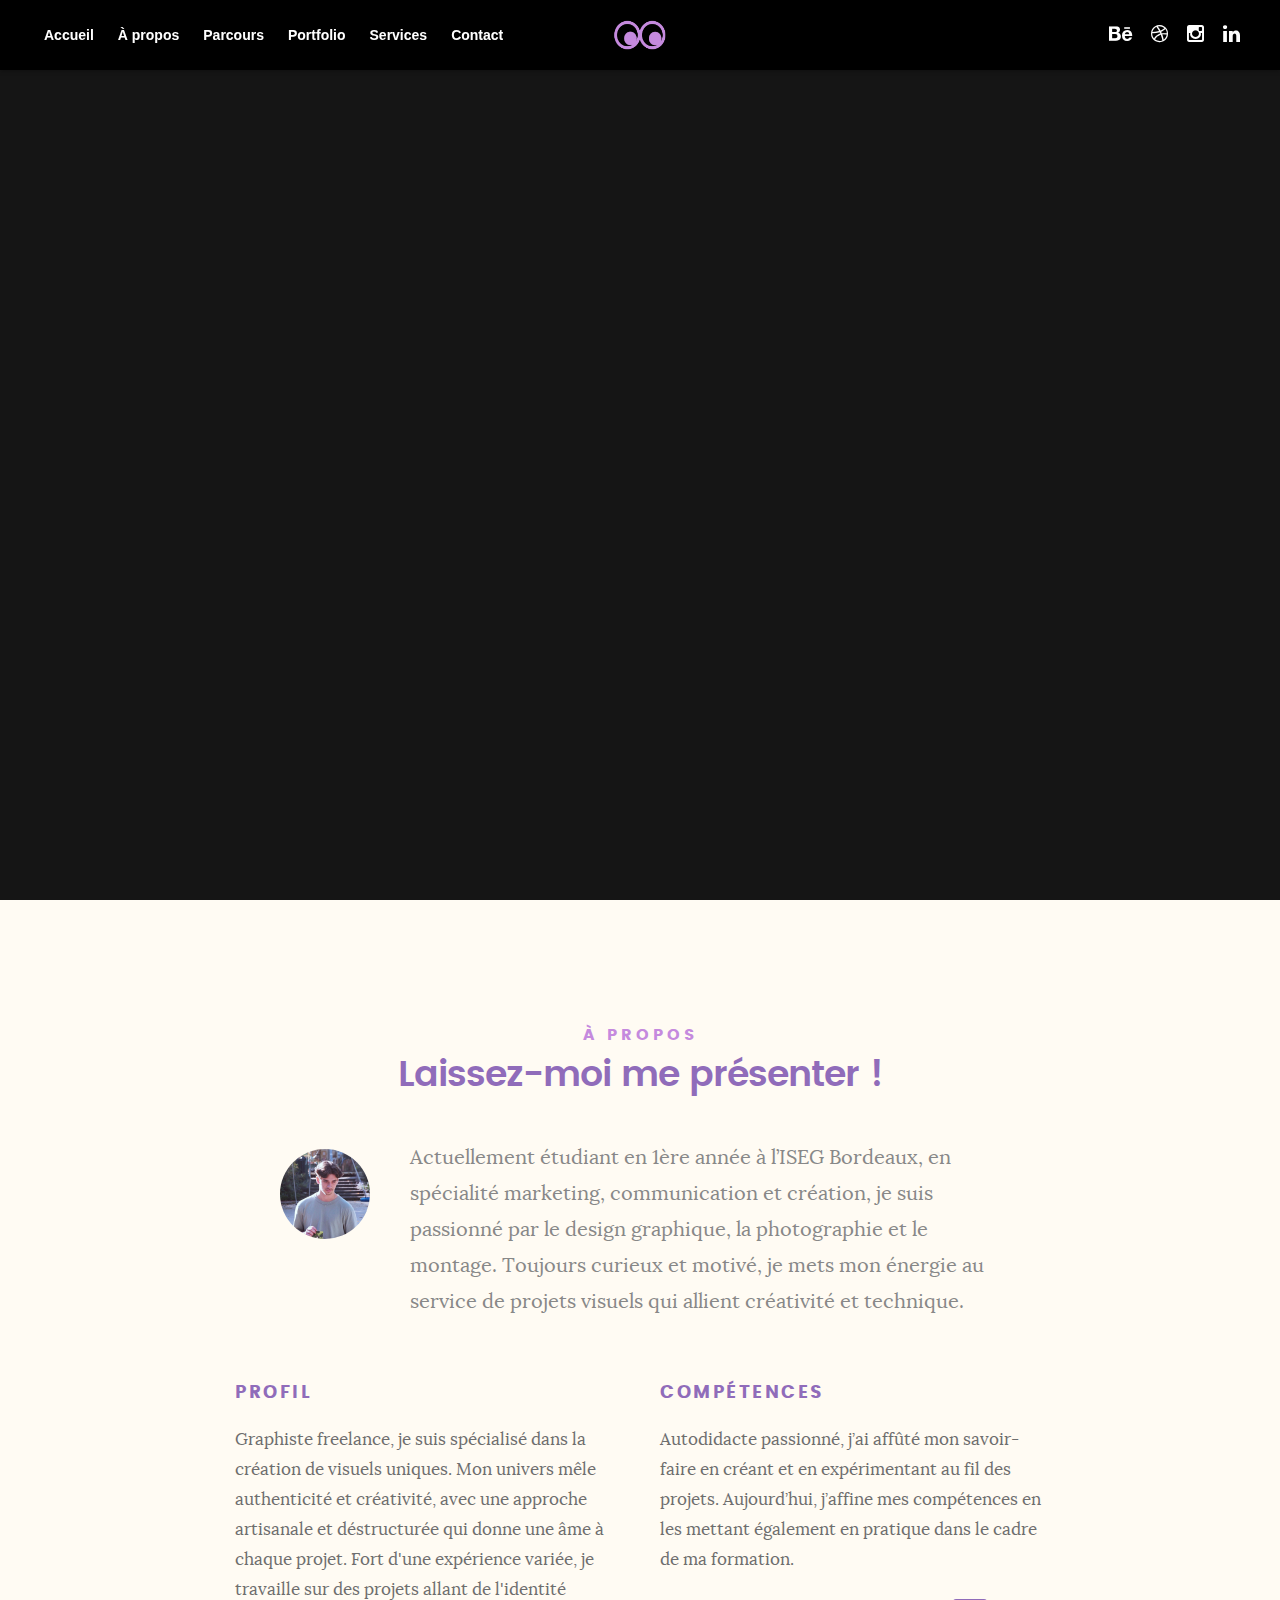
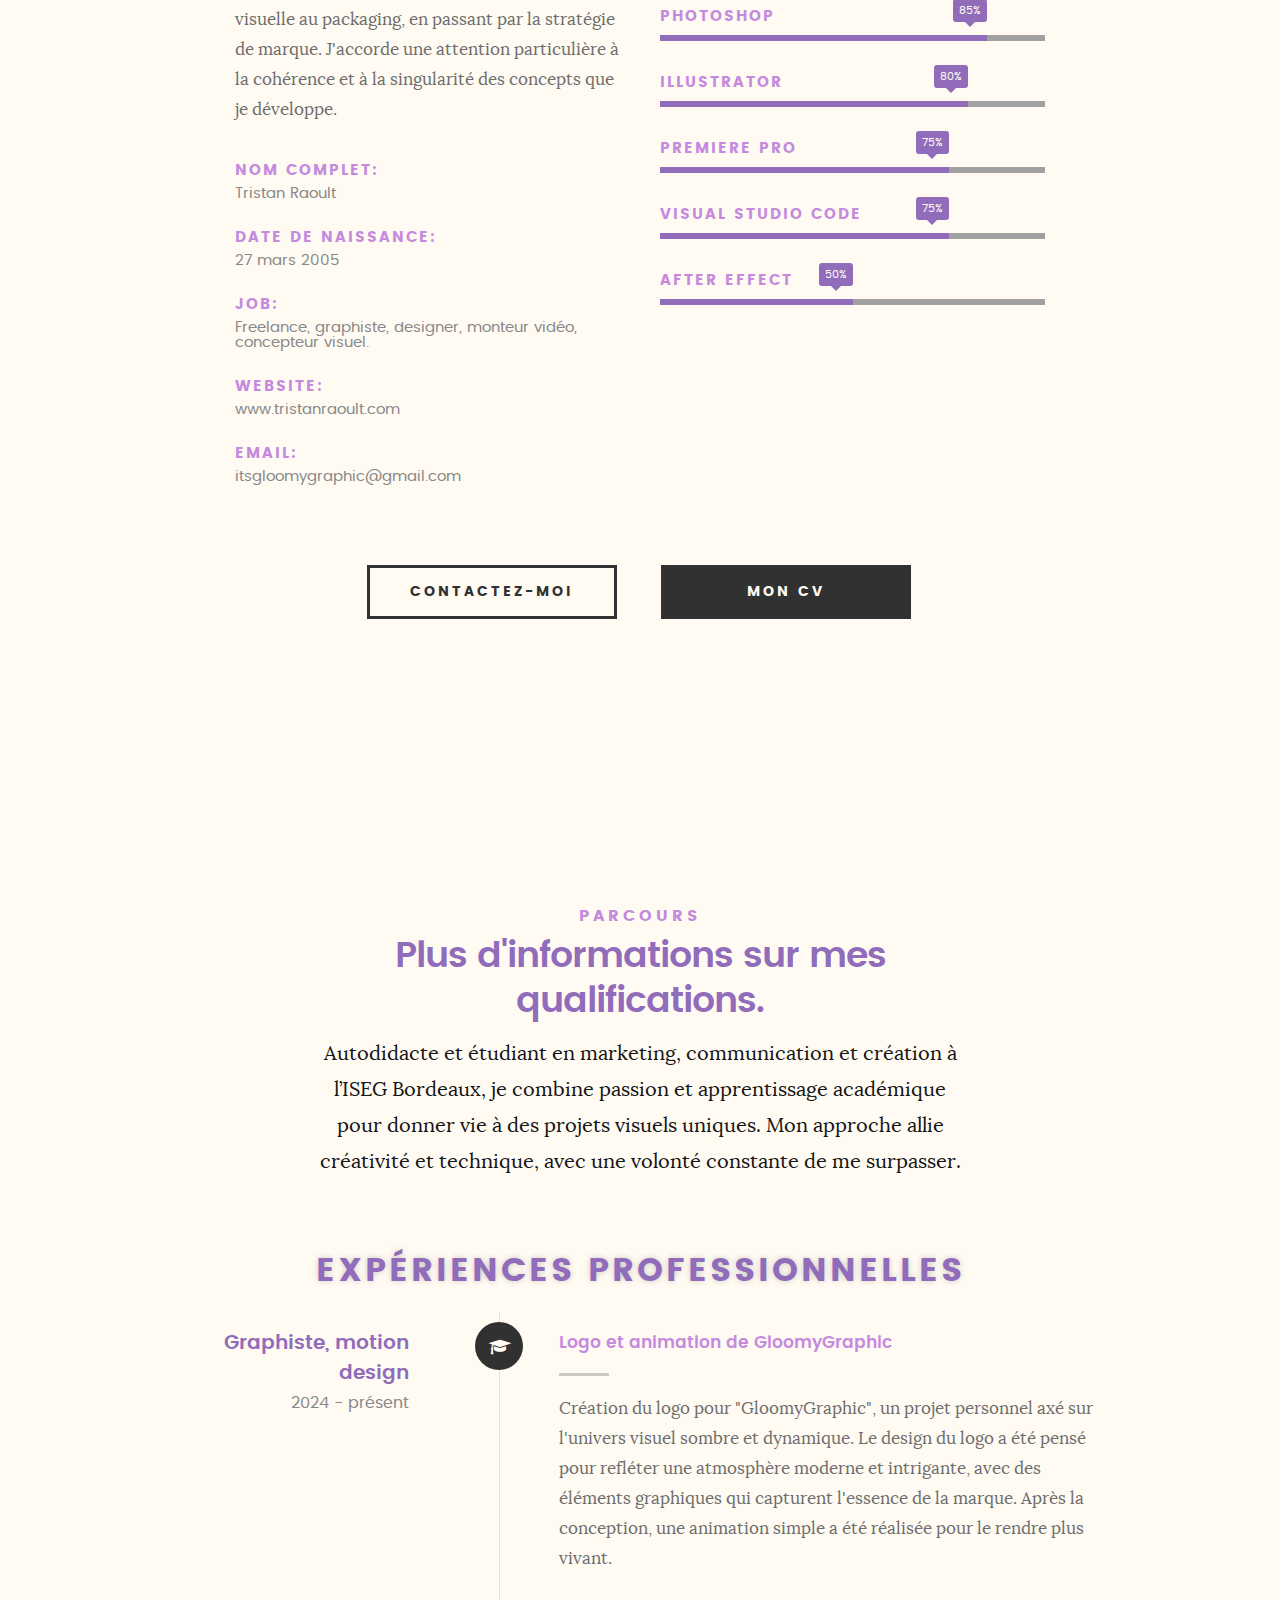
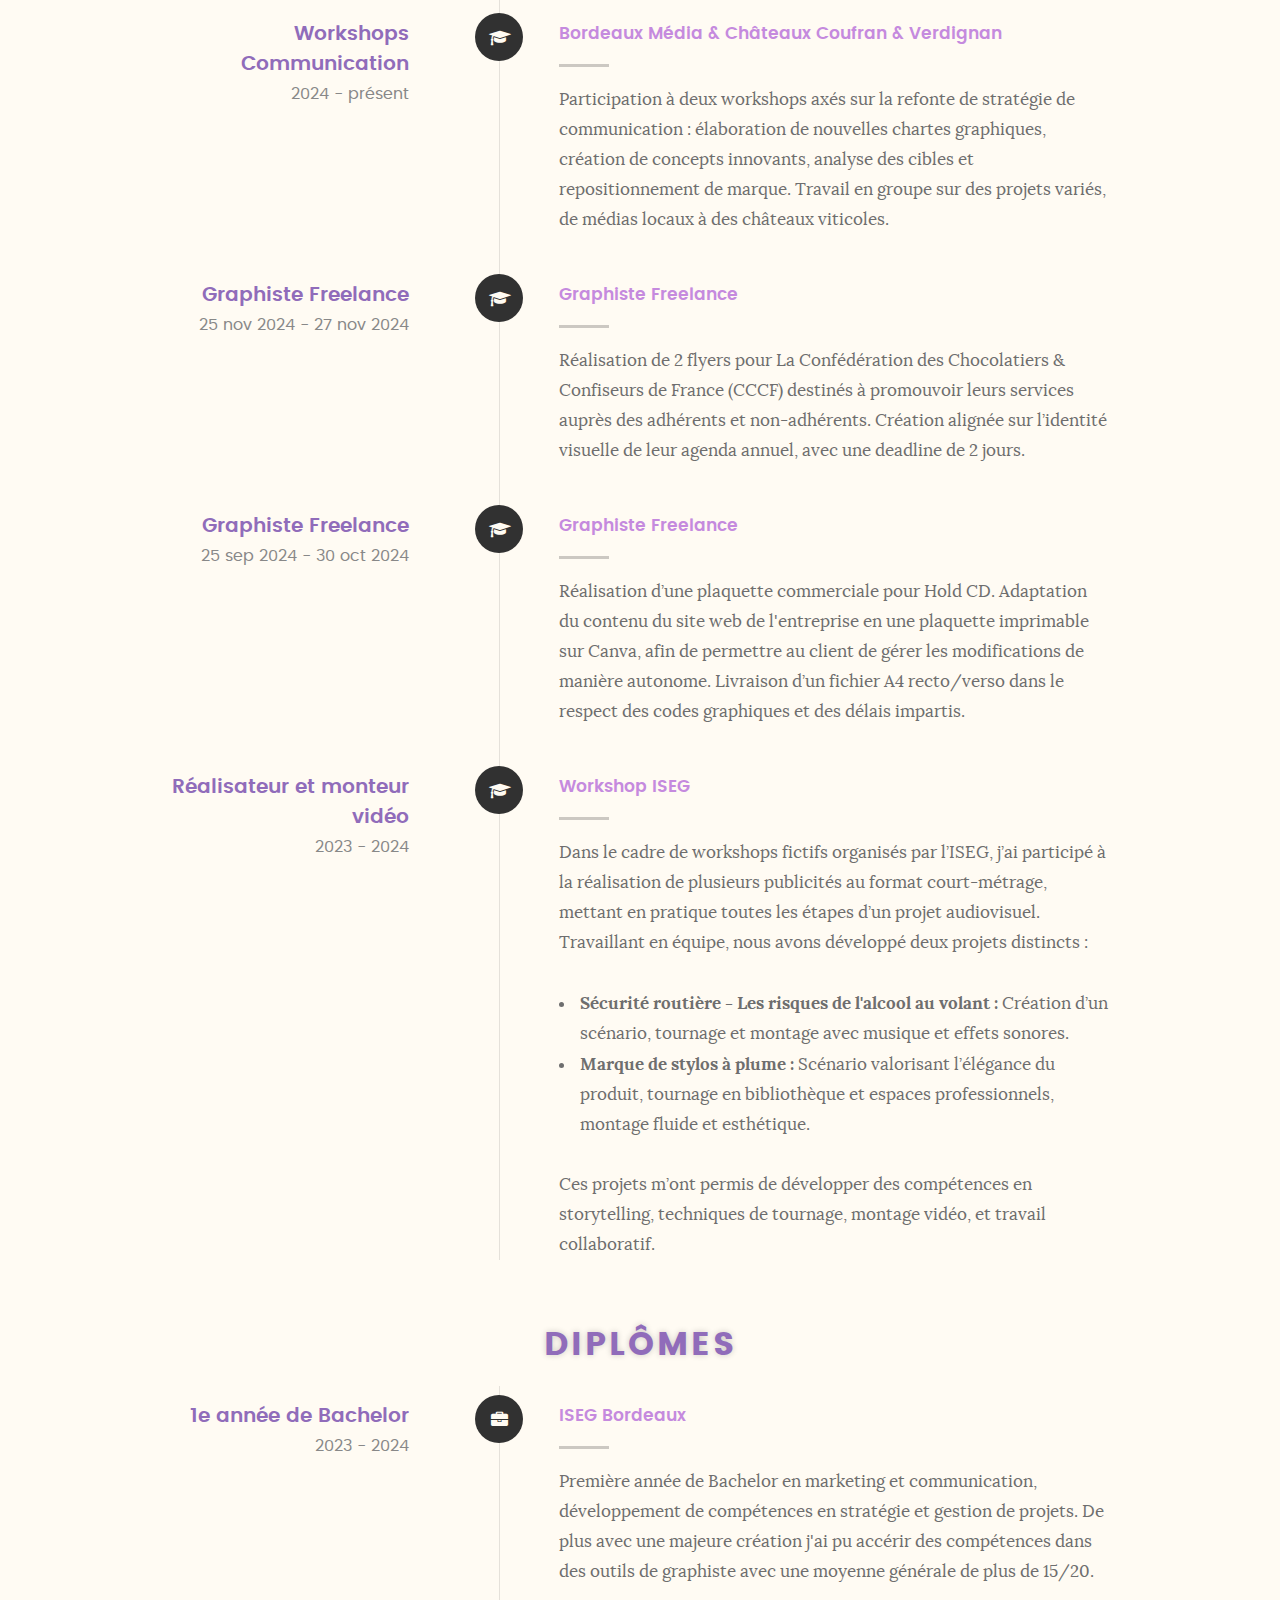
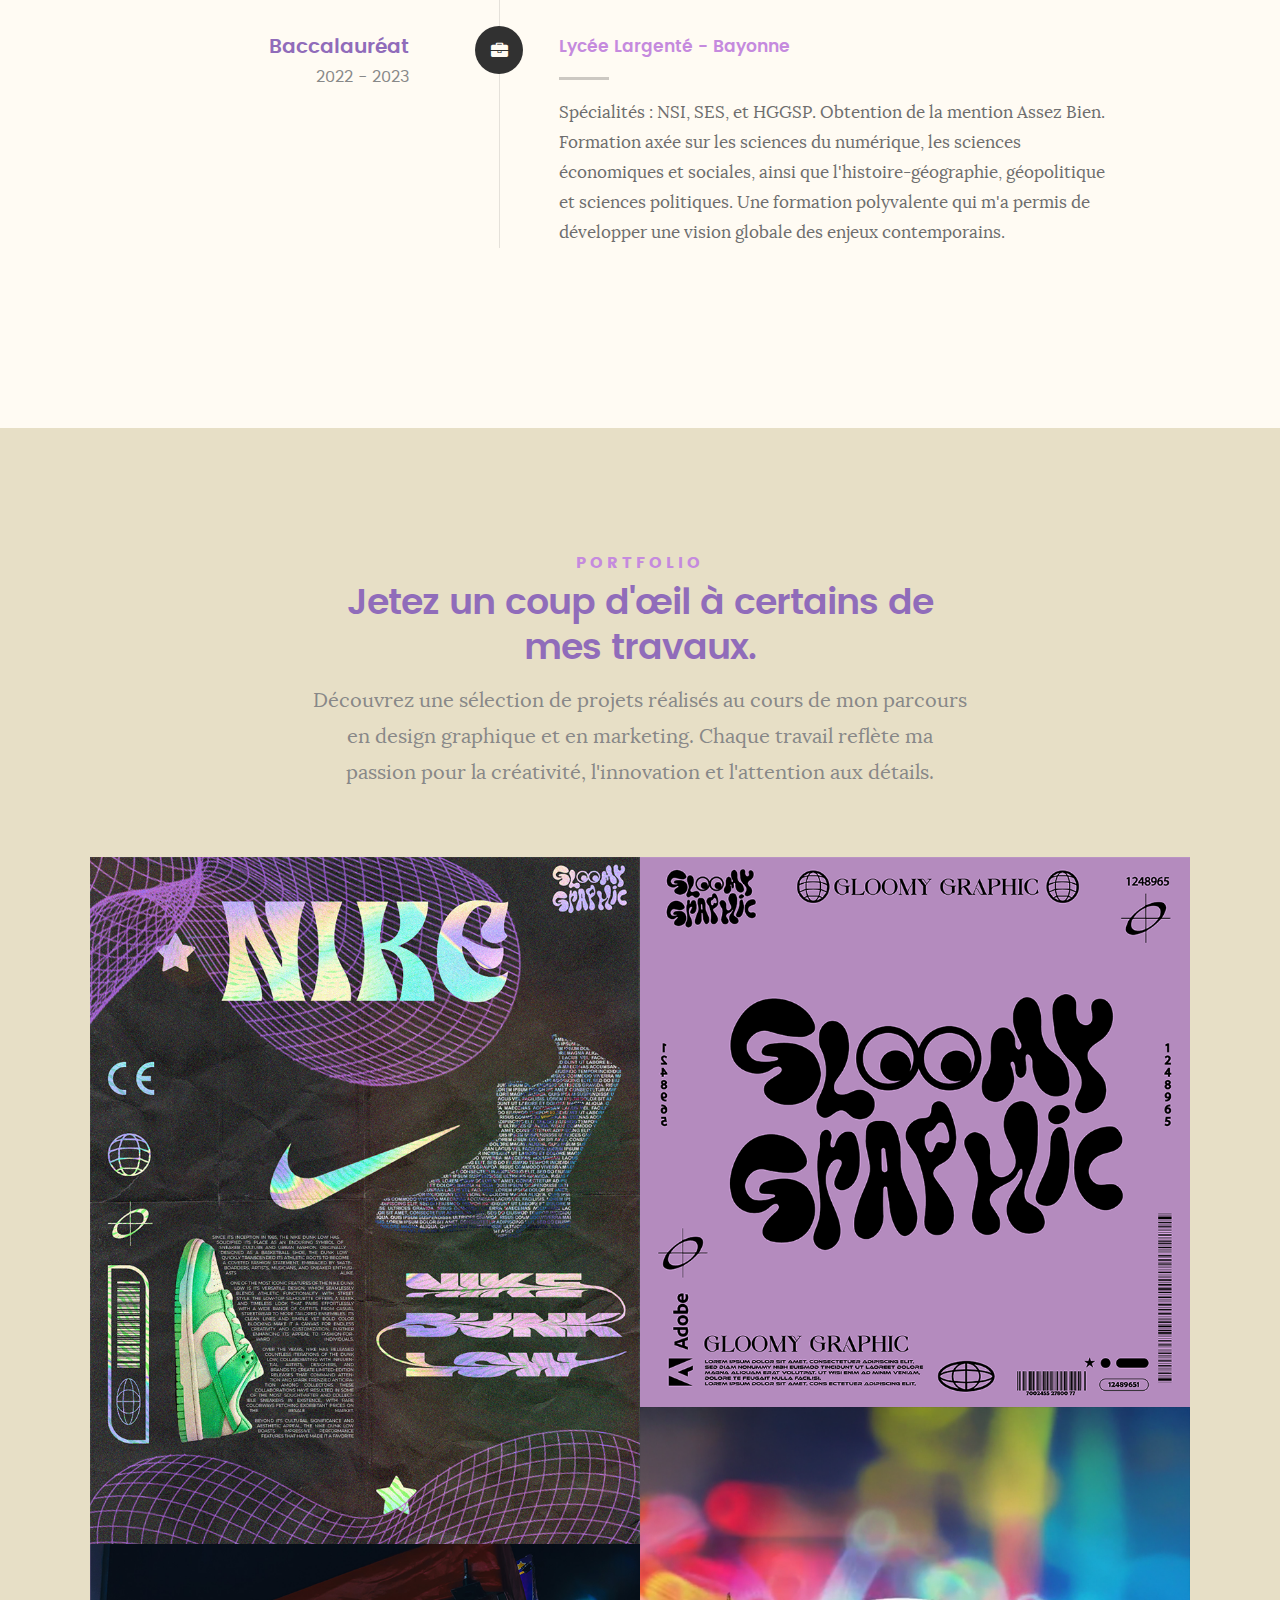
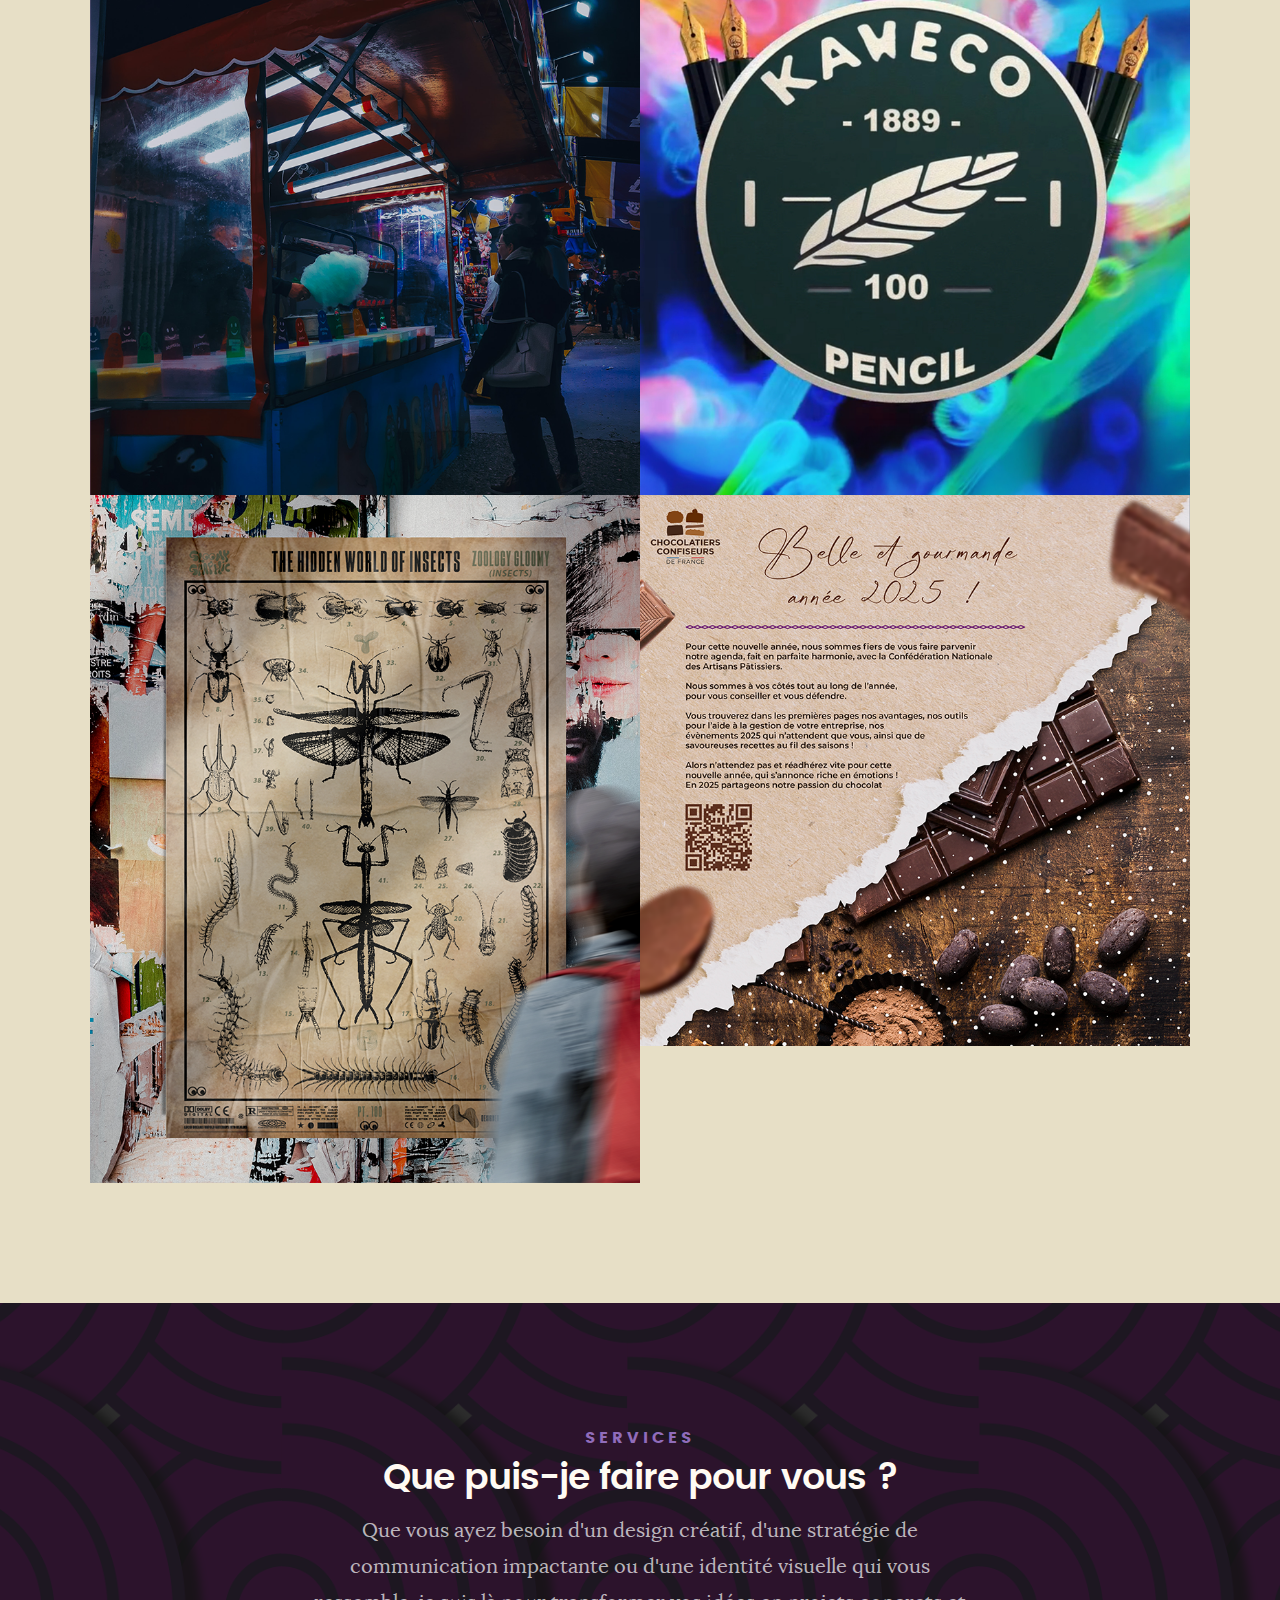
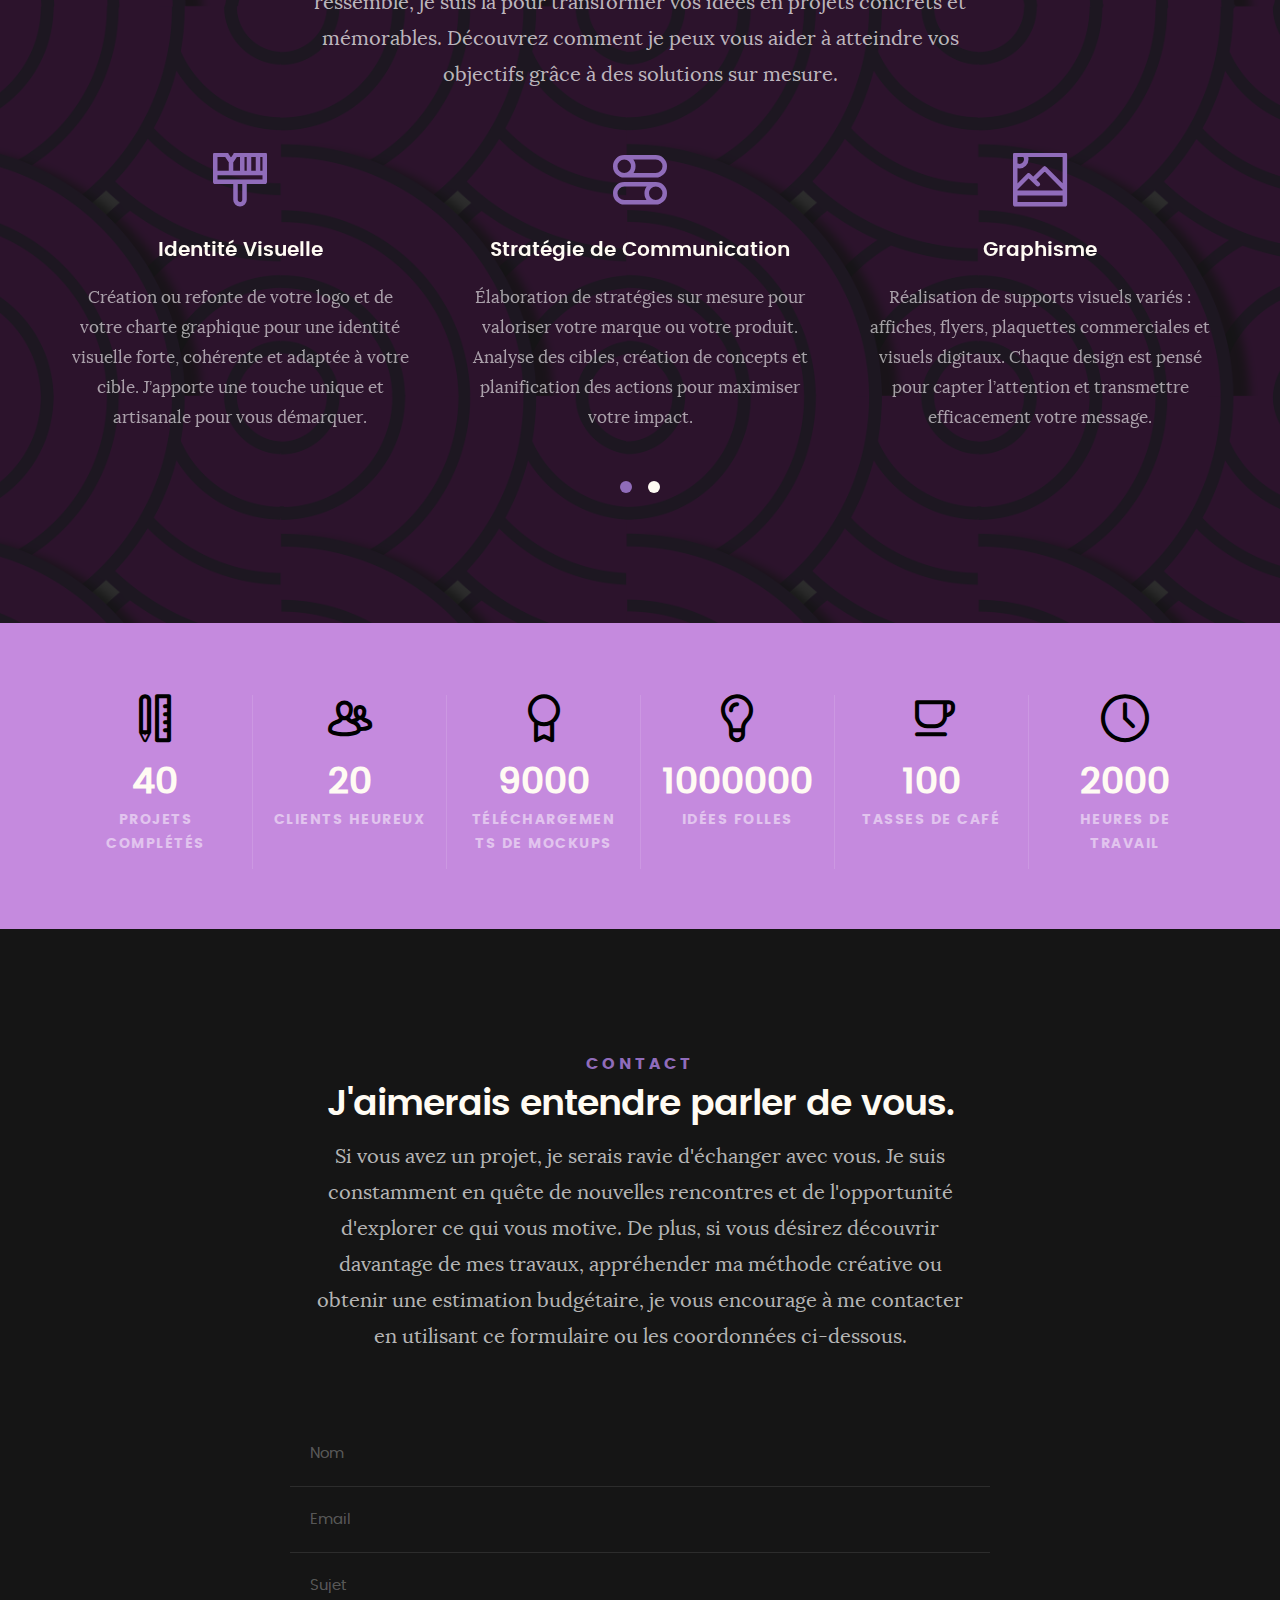
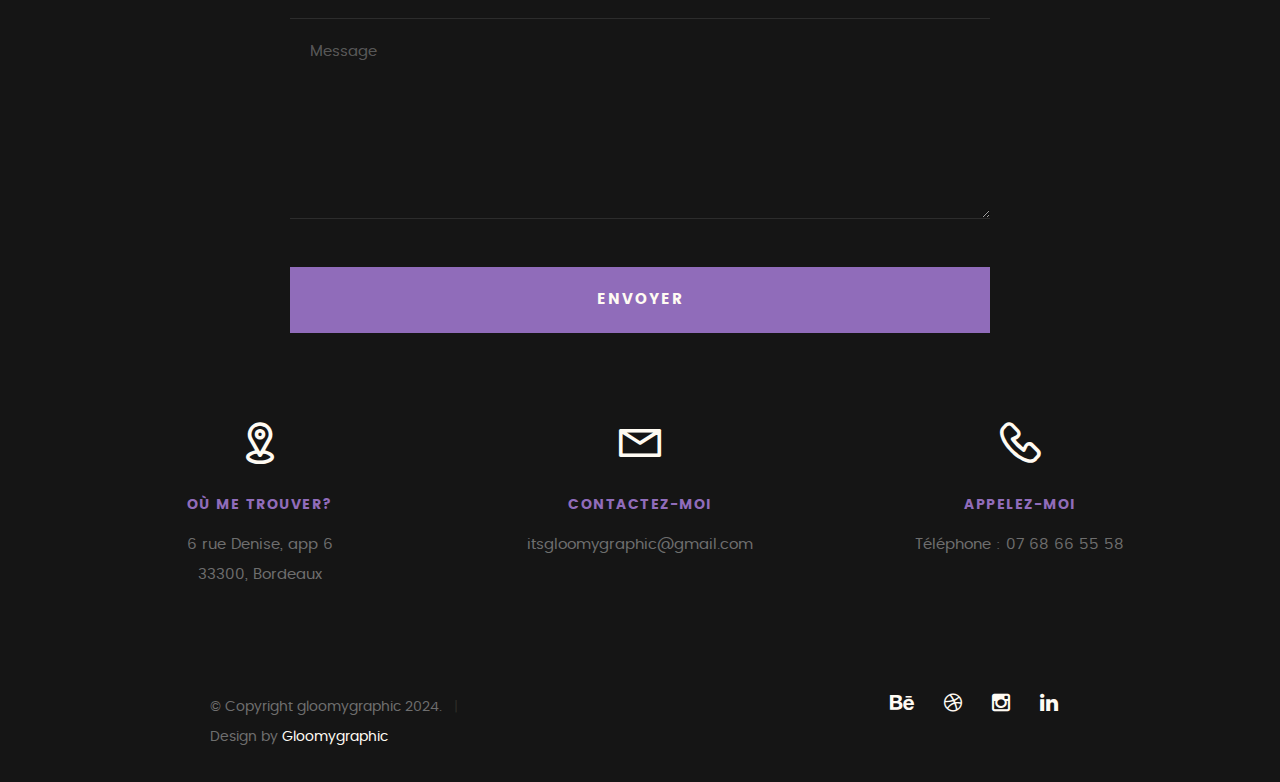
<file: index.html>
<!DOCTYPE html>
<!--[if IE 8 ]><html class="no-js oldie ie8" lang="en"> <![endif]-->
<!--[if IE 9 ]><html class="no-js oldie ie9" lang="en"> <![endif]-->
<!--[if (gte IE 9)|!(IE)]><!--><html class="no-js" lang="en"> <!--<![endif]-->
<head>

   <!--- basic page needs
   ================================================== -->
   <meta charset="utf-8">
	<title>tristanraoult</title>
	<meta name="description" content="">  
	<meta name="author" content="">

   <!-- mobile specific metas
   ================================================== -->
	<meta name="viewport" content="width=device-width, initial-scale=1, maximum-scale=1">

 	<!-- CSS
   ================================================== -->
   <link rel="stylesheet" href="css/base.css">  
   <link rel="stylesheet" href="css/main.css">
   <link rel="stylesheet" href="css/vendor.css">     
   <link rel="stylesheet" href="css/custom.css">     


   <!-- script
   ================================================== -->   
	<script src="js/modernizr.js"></script>
	<script src="js/pace.min.js"></script>

   <!-- favicons
	================================================== -->
	<link rel="icon" type="image/png" href="favicon.png">

</head>

<body id="top">

	<!-- header 
   ================================================== -->
  <header class="fixed-header">
    <div class="container">
        <div class="header-left">
            <nav>
                <ul>
                    <li><a href="#intro">Accueil</a></li>
                    <li><a href="#about">À propos</a></li>
                    <li><a href="#resume">Parcours</a></li>
                    <li><a href="#portfolio">Portfolio</a></li>
                    <li><a href="#services">Services</a></li>
                    <li><a href="#contact">Contact</a></li>
                </ul>
            </nav>
        </div>
        <div class="header-center">
            <a href="#intro" class="logo"><img src="images/logo_header.png" alt="logo_header"></a>
        </div>
        <div class="header-right">
            <ul class="social-icons">
                <li><a href="https://www.behance.net/tristanraoult" target="_blank"><i class="fa fa-behance"></i></a></li>
                <li><a href="https://dribbble.com/gloomygraphic" target="_blank"><i class="fa fa-dribbble"></i></a></li>
                <li><a href="https://www.instagram.com/gloomygraphic" target="_blank"><i class="fa fa-instagram"></i></a></li>
				<li><a href="https://www.linkedin.com/in/tristan-raoult-2701721a4/" target="_blank"><i class="fa fa-linkedin"></i></a></li>

            </ul>
        </div>
    </div>
</header>

	<!-- intro section
   ================================================== -->
   <section id="intro">   

   	<div class="intro-overlay"></div>	

   	<div class="intro-content">
   		<div class="row">

   			<div class="col-twelve">
				<h3>Hello !</h3>
	   			<h2>Je suis</h2>
	   			<h1>Tristan Raoult</h1>
				<h2>ou Gloomygraphic</h2>
	   			<p class="intro-position">
	   				<span>Graphiste freelance </span>
	   				<span>Designer freelance</span> 
	   			</p>

	   			<a class="button stroke smoothscroll" href="#about" title="">Qui suis-je</a>

	   		</div>  
   			
   		</div>   		 		
   	</div> <!-- /intro-content --> 

   	<ul class="intro-social">        
         <li><a href="https://www.behance.net/tristanraoult" target="_blank"><i class="fa fa-behance"></i></a></li>
         <li><a href="https://dribbble.com/gloomygraphic" target="_blank"><i class="fa fa-dribbble"></i></a></li>
         <li><a href="https://www.instagram.com/gloomygraphic/?hl=fr" target="_blank"><i class="fa fa-instagram"></i></a></li>
		 <li><a href="https://www.linkedin.com/in/tristan-raoult-2701721a4/" target="_blank"><i class="fa fa-linkedin"></i></a></li>
      </ul> <!-- /intro-social -->      	

   </section><!-- /intro -->


   <!-- about section
   ================================================== -->
   <section id="about">  

   	<div class="row section-intro">
   		<div class="col-twelve">

   			<h5>À Propos</h5>
   			<h1>Laissez-moi me présenter !</h1>

   			<div class="intro-info">

   				<img src="images/profile-pic.png" alt="Profile Picture">

   				<p class="lead">Actuellement étudiant en 1ère année à l’ISEG Bordeaux, en spécialité marketing, communication et création, je suis passionné par le design graphique, la photographie et le montage. Toujours curieux et motivé, je mets mon énergie au service de projets visuels qui allient créativité et technique.</p>
	
   			</div>   			

   		</div>   		
   	</div> <!-- /section-intro -->

   	<div class="row about-content">

   		<div class="col-six tab-full">

   			<h3>Profil</h3>
   			<p>Graphiste freelance, je suis spécialisé dans la création de visuels uniques. Mon univers mêle authenticité et créativité, avec une approche artisanale et déstructurée qui donne une âme à chaque projet. Fort d'une expérience variée, je travaille sur des projets allant de l'identité visuelle au packaging, en passant par la stratégie de marque. J'accorde une attention particulière à la cohérence et à la singularité des concepts que je développe.</p>

   			<ul class="info-list">
   				<li>
   					<strong>nom complet:</strong>
   					<span>Tristan Raoult</span>
   				</li>
   				<li>
   					<strong>Date de naissance:</strong>
   					<span>27 mars 2005</span>
   				</li>
   				<li>
   					<strong>Job:</strong>
   					<span>Freelance, graphiste, designer, monteur vidéo, concepteur visuel. </span>
   				</li>
   				<li>
   					<strong>Website:</strong>
   					<span>www.tristanraoult.com</span>
   				</li>
   				<li>
   					<strong>Email:</strong>
   					<span>itsgloomygraphic@gmail.com</span>
   				</li>

   			</ul> <!-- /info-list -->

   		</div>

   		<div class="col-six tab-full">

   			<h3>Compétences</h3>
   			<p>Autodidacte passionné, j’ai affûté mon savoir-faire en créant et en expérimentant au fil des projets. Aujourd’hui, j’affine mes compétences en les mettant également en pratique dans le cadre de ma formation.

			   </p>

				<ul class="skill-bars">
				   <li>
				   	<div class="progress percent85"><span>85%</span></div>
				   	<strong>photoshop</strong>
				   </li><li>
				   	<div class="progress percent80"><span>80%</span></div>
				   	<strong>illustrator</strong>
				   </li>  
				   <li>
				   	<div class="progress percent75"><span>75%</span></div>
				   	<strong>premiere pro</strong>
				   </li>
				   <li>
				   	<div class="progress percent75"><span>75%</span></div>
				   	<strong>Visual studio code</strong>
				   </li>
				 
				   <li>
				   	<div class="progress percent50"><span>50%</span></div>
				   	<strong>After effect</strong>
				   </li>
      
				</ul> <!-- /skill-bars -->		

   		</div>

   	</div>

   	<div class="row button-section">
   		<div class="col-twelve">
   			<a href="#contact" title="Hire Me" class="button stroke smoothscroll">Contactez-moi</a>
			<a href="cv_com.pdf" title="Télécharger CV" class="button button-primary" download>Mon CV</a>

   		</div> 
   	</div>

   </section> <!-- /process-->    


   <!-- resume Section
   ================================================== -->
	<section id="resume" class="grey-section">

		<div class="row section-intro">
   		<div class="col-twelve">

   			<h5>Parcours</h5>
   			<h1>Plus d'informations sur mes qualifications.</h1>

   			<p class="lead">Autodidacte et étudiant en marketing, communication et création à l’ISEG Bordeaux, je combine passion et apprentissage académique pour donner vie à des projets visuels uniques. Mon approche allie créativité et technique, avec une volonté constante de me surpasser.</p>

   		</div>   		
   	</div> <!-- /section-intro--> 

	   <div class="row resume-timeline">

		<div class="col-twelve resume-header">
			<h2>Expériences professionnelles</h2>
		</div> <!-- /resume-header -->
	
		<div class="col-twelve">
	
			<div class="timeline-wrap">
	
				<!-- Timeline Block 1 -->
				<div class="timeline-block">
					<div class="timeline-ico">
						<i class="fa fa-graduation-cap"></i>
					</div>
					<div class="timeline-header">
						<h3>Graphiste, motion design</h3>
						<p>2024 - présent</p>
					</div>
					<div class="timeline-content">
						<h4>Logo et animation de GloomyGraphic</h4>
						<p>Création du logo pour "GloomyGraphic", un projet personnel axé sur l'univers visuel sombre et dynamique. Le design du logo a été pensé pour refléter une atmosphère moderne et intrigante, avec des éléments graphiques qui capturent l'essence de la marque. Après la conception, une animation simple a été réalisée pour le rendre plus vivant.</p>
					</div>
				</div> <!-- /timeline-block -->
	
				<!-- Timeline Block 2 -->
				<div class="timeline-block">
					<div class="timeline-ico">
						<i class="fa fa-graduation-cap"></i>
					</div>
					<div class="timeline-header">
						<h3>Workshops Communication</h3>
						<p>2024 - présent</p>
					</div>
					<div class="timeline-content">
						<h4>Bordeaux Média & Châteaux Coufran & Verdignan</h4>
						<p>Participation à deux workshops axés sur la refonte de stratégie de communication : élaboration de nouvelles chartes graphiques, création de concepts innovants, analyse des cibles et repositionnement de marque. Travail en groupe sur des projets variés, de médias locaux à des châteaux viticoles.</p>
					</div>
				</div> <!-- /timeline-block -->
	
				<!-- Timeline Block 3 -->
				<div class="timeline-block">
					<div class="timeline-ico">
						<i class="fa fa-graduation-cap"></i>
					</div>
					<div class="timeline-header">
						<h3>Graphiste Freelance</h3>
						<p>25 nov 2024 - 27 nov 2024</p>
					</div>
					<div class="timeline-content">
						<h4>Graphiste Freelance</h4>
						<p>Réalisation de 2 flyers pour La Confédération des Chocolatiers & Confiseurs de France (CCCF) destinés à promouvoir leurs services auprès des adhérents et non-adhérents. Création alignée sur l’identité visuelle de leur agenda annuel, avec une deadline de 2 jours.</p>
					</div>
				</div> <!-- /timeline-block -->
	
				<!-- Timeline Block 4 -->
				<div class="timeline-block">
					<div class="timeline-ico">
						<i class="fa fa-graduation-cap"></i>
					</div>
					<div class="timeline-header">
						<h3>Graphiste Freelance</h3>
						<p>25 sep 2024 - 30 oct 2024</p>
					</div>
					<div class="timeline-content">
						<h4>Graphiste Freelance</h4>
						<p>Réalisation d’une plaquette commerciale pour Hold CD. Adaptation du contenu du site web de l'entreprise en une plaquette imprimable sur Canva, afin de permettre au client de gérer les modifications de manière autonome. Livraison d’un fichier A4 recto/verso dans le respect des codes graphiques et des délais impartis.</p>
					</div>
				</div> <!-- /timeline-block -->
	
				<!-- Timeline Block 5 -->
				<div class="timeline-block">
					<div class="timeline-ico">
						<i class="fa fa-graduation-cap"></i>
					</div>
					<div class="timeline-header">
						<h3>Réalisateur et monteur vidéo</h3>
						<p>2023 - 2024</p>
					</div>
					<div class="timeline-content">
						<h4>Workshop ISEG</h4>
						<p>
							Dans le cadre de workshops fictifs organisés par l’ISEG, j’ai participé à la réalisation de plusieurs publicités au format court-métrage, mettant en pratique toutes les étapes d’un projet audiovisuel. Travaillant en équipe, nous avons développé deux projets distincts :
						</p>
						<ul>
							<li><strong>Sécurité routière - Les risques de l'alcool au volant :</strong> Création d’un scénario, tournage et montage avec musique et effets sonores.</li>
							<li><strong>Marque de stylos à plume :</strong> Scénario valorisant l’élégance du produit, tournage en bibliothèque et espaces professionnels, montage fluide et esthétique.</li>
						</ul>
						<p>Ces projets m’ont permis de développer des compétences en storytelling, techniques de tournage, montage vidéo, et travail collaboratif.</p>
					</div>
				</div> <!-- /timeline-block -->
	
			</div> <!-- /timeline-wrap -->
	
		</div> <!-- /col-twelve -->
	
	</div> <!-- /resume-timeline -->
	
   	
   	<div class="row resume-timeline">

   		<div class="col-twelve resume-header">

   			<h2>Diplômes</h2>

   		</div> <!-- /resume-header -->

   		<div class="col-twelve">

   			<div class="timeline-wrap">

   				<div class="timeline-block">

	   				<div class="timeline-ico">
	   					<i class="fa fa-briefcase"></i>
	   				</div>

	   				<div class="timeline-header">
	   					<h3>1e année de Bachelor</h3>
	   					<p>2023 - 2024 </p>
	   				</div>

	   				<div class="timeline-content">
	   					<h4>ISEG Bordeaux</h4>
	   					<p>Première année de Bachelor en marketing et communication, développement de compétences en stratégie et gestion de projets. De plus avec une majeure création j'ai pu accérir des compétences dans des outils de graphiste avec une moyenne générale de plus de 15/20.</p>
	   				</div>

	   			</div> <!-- /timeline-block -->

	   			<div class="timeline-block">

	   				<div class="timeline-ico">
	   					<i class="fa fa-briefcase"></i>
	   				</div>

	   				<div class="timeline-header">
	   					<h3>Baccalauréat</h3>
	   					<p>2022 - 2023</p>
	   				</div>

	   				<div class="timeline-content">
	   					<h4>Lycée Largenté - Bayonne</h4>
	   					<p>Spécialités : NSI, SES, et HGGSP. Obtention de la mention Assez Bien. Formation axée sur les sciences du numérique, les sciences économiques et sociales, ainsi que l'histoire-géographie, géopolitique et sciences politiques. Une formation polyvalente qui m'a permis de développer une vision globale des enjeux contemporains.</p>
	   				</div>

	   			</div> <!-- /timeline-block -->

   			</div> <!-- /timeline-wrap -->   			

   		</div> <!-- /col-twelve -->
   		
   	</div> <!-- /resume-timeline -->
		
	</section> <!-- /features -->


	<!-- Portfolio Section
   ================================================== -->
	<section id="portfolio">

		<div class="row section-intro">
   		<div class="col-twelve">

   			<h5>Portfolio</h5>
   			<h1>Jetez un coup d'œil à certains de mes travaux.</h1>

   			<p class="lead">Découvrez une sélection de projets réalisés au cours de mon parcours en design graphique et en marketing. Chaque travail reflète ma passion pour la créativité, l'innovation et l'attention aux détails.</p>

   		</div>   		
   	</div> <!-- /section-intro--> 

   	<div class="row portfolio-content">

   		<div class="col-twelve">

   			<!-- portfolio-wrapper -->
	         <div id="folio-wrapper" class="block-1-2 block-mob-full stack">

	         	<div class="bgrid folio-item">
	               <div class="item-wrap">
	               	<img src="images/portfolio/nike.png" alt="nike">
	                  <a href="#modal-01" class="overlay">	                  	           
	                     <div class="folio-item-table">
	                     	<div class="folio-item-cell">
		     					       <h3 class="folio-title">Nike</h3>	     					    
		     					    	 <span class="folio-types">
											Poster Design
		     					       </span>
		     					   </div>	                      	
	                     </div>                    
	                  </a>
	               </div>	               
	        		</div> <!-- /folio-item -->

	        		<div class="bgrid folio-item">
	               <div class="item-wrap">
	               	<img src="images/portfolio/gloomy.png" alt="gloomy">
	               	<a href="#modal-02" class="overlay">              		                  
	                     <div class="folio-item-table">
	                     	<div class="folio-item-cell">
	                     		<h3 class="folio-title">Gloomygraphic</h3>	     					    
		     					    	<span class="folio-types">
											Identité Visuelle
		     					      </span>		     		
		     					   </div> 	                      	
	                     </div>                    
	                  </a>
	               </div>
	        		</div> <!-- /folio-item -->

	            <div class="bgrid folio-item">
	               <div class="item-wrap">
	               	<img src="images/portfolio/kaweko.png"alt="kaweko">
	                  <a href="#modal-03" class="overlay">             		                  
	                     <div class="folio-item-table">
	                     	<div class="folio-item-cell">
	                     		<h3 class="folio-title">Kaweko</h3>	     					    
		     					    	<span class="folio-types">
											Publicité
		     					      </span>		     		
		     					   </div> 	                      	
	                     </div>                    
	                  </a>
	               </div>
	        		</div> <!-- /folio-item -->

	            <div class="bgrid folio-item">
	               <div class="item-wrap">
	               	<img src="images/portfolio/fete.png" alt="fete-foraine">
	                  <a href="#modal-04" class="overlay">                  	                 
	                     <div class="folio-item-table">
	                     	<div class="folio-item-cell">
	                     		<h3 class="folio-title">Fête-foraine</h3>	     					    
		     					    	<span class="folio-types">
											Photographie
		     					      </span>		     		
		     					   </div>  	                      	
	                     </div>                    
	                  </a>
	               </div>
	        		</div> <!-- /folio-item -->     

	        		<div class="bgrid folio-item">
	               <div class="item-wrap">
	               	<img src="images/portfolio/zoologie.png" alt="Zoologie">
	                  <a href="#modal-05" class="overlay">             		                  
	                     <div class="folio-item-table">
	                     	<div class="folio-item-cell"> 
	                     		<h3 class="folio-title">Zoologie</h3>	     					    
		     					    	<span class="folio-types">
		     					       	  Poster Design
		     					      </span>		     		
		     					   </div> 	                      	
	                     </div>                    
	                  </a>
	               </div>
	        		</div> <!-- /folio-item -->

	            <div class="bgrid folio-item">
	               <div class="item-wrap">
	               	<img src="images/portfolio/Chocolatiers_Confiseurs.png" alt="Chocolatiers Confiseurs">
	                  <a href="#modal-06" class="overlay">
	                     <div class="folio-item-table">
	                     	<div class="folio-item-cell">
	                     		<h3 class="folio-title">Chocolatiers Confiseurs</h3>	     					    
		     					    	<span class="folio-types">
											Graphisme
		     					      </span>		     		
		     					   </div>	                      	
	                     </div>                    
	                  </a>
	               </div>
	        		</div> <!-- /folio-item -->   

	            <!-- modal popups - begin
	            ============================================================= -->
	            <div id="modal-01" class="popup-modal slider mfp-hide">	

				     	<div class="media">
				     		<img src="images/portfolio/modals/m_nike.png" alt="nike" />
				     	</div>      	

					   <div class="description-box">
					      <h4>Nike</h4>		      
					      <p>Ce design explore un univers sportif et percutant, fidèle à l'image de marque de Nike. Il met en avant le dynamisme et l'énergie, tout en restant minimaliste et fonctionnel.</p>

					      <div class="categories">Poster Design</div>			               
					   </div>

			         <div class="link-box">
						  <a href="https://www.instagram.com/p/C6t8ZY4rUIg/?hl=fr" target="_blank">Détails</a>
					      <a href="#" class="popup-modal-dismiss">Fermer</a>
			         </div>		      

				   </div> <!-- /modal-01 -->

				   <div id="modal-02" class="popup-modal slider mfp-hide">	

				     	<div class="media">
				     		<img src="images/portfolio/modals/m_gloomy.png" alt="Gloomygraphic" />
				     	</div>      	

					   <div class="description-box">
					      <h4>Gloomygraphic</h4>		      
					      <p>Conception du logo et de la charte graphique de Gloomygraphic. Une approche visuelle contemporaine et cartoonesque, pensée pour capter les regards et marquer les esprits. </p>

					      <div class="categories">Identité Visuelle</div>			               
					   </div>

			         <div class="link-box">
			            <a href="https://www.instagram.com/gloomygraphic/?hl=fr" target="_blank">Détails</a>
					    <a href="#" class="popup-modal-dismiss">Fermer</a>
			         </div>		      

				   </div> <!-- /modal-02 -->

				   <div id="modal-03" class="popup-modal slider mfp-hide">	

				     	<div class="media">
				     		<img src="images/portfolio/modals/m_kaweko.png" alt="" />
				     	</div>      	

					   <div class="description-box">
					      <h4>Kaweko</h4>		      
					      <p>Réalisation d’une publicité fictive pour Kaweko, mettant en avant l’élégance et la précision de leurs stylos plume à travers un court-métrage scénarisé.</p>

					      <div class="categories">Publicité</div>			               
					   </div>

			         <div class="link-box">
						  <a href="https://www.instagram.com/p/CzeUJ_Jy1eH/?hl=fr" target="_blank">Détails</a>
					      <a href="#" class="popup-modal-dismiss">Fermer</a>
			         </div>		      

				   </div> <!-- /modal-03 -->

				   <div id="modal-04" class="popup-modal slider mfp-hide">	

				     	<div class="media">
				     		<img src="images/portfolio/modals/m_fete.png" alt="Fête-foraine" />
				     	</div>      	

					   <div class="description-box">
					      <h4>Fête-foraine</h4>		      
					      <p>Captures photographiques immersives de la fête foraine de Bordeaux, réalisation d’un preset de colorimétrie sur Lightroom pour un rendu nostagique et unique.</p>

					      <div class="categories">Photographie</div>			               
					   </div>

			         <div class="link-box">
						  <a href="https://www.instagram.com/gloomygraphic/?hl=fr" target="_blank">Détails</a>
					      <a href="#" class="popup-modal-dismiss">Fermer</a>
			         </div>		      

				   </div> <!-- /modal-04 -->

				   <div id="modal-05" class="popup-modal slider mfp-hide">	

				     	<div class="media">
				     		<img src="images/portfolio/modals/m_zoologie.png" alt="Zoologie" />
				     	</div>      	

					   <div class="description-box">
					      <h4>Zoologie</h4>		      
					      <p>Ce visuel s'inspire de thèmes naturels et scientifiques, avec des éléments détaillés et une composition épurée. Idéal pour évoquer la précision et l'élégance naturel.</p>

					      <div class="categories">Poster design</div>			               
					   </div>

			         <div class="link-box">
			            <a href="https://www.instagram.com/gloomygraphic/?hl=fr" target="_blank">Détails</a>
					      <a href="#" class="popup-modal-dismiss">Fermer</a>
			         </div>		      

				   </div> <!-- /modal-05 --> 

				   <div id="modal-06" class="popup-modal slider mfp-hide">	

				     	<div class="media">
				     		<img src="images/portfolio/modals/m_Chocolatiers_Confiseurs.png" alt="Chocolatiers Confiseurs" />
				     	</div>      	

					   <div class="description-box">
					      <h4>Chocolatiers Confiseurs</h4>		      
					      <p>Réalisation de 2 flyers pour La Confédération des Chocolatiers & Confiseurs de France (CCCF) destinés à promouvoir leurs services auprès des adhérents et non-adhérents. </p>

					      <div class="categories">Graphisme</div>			               
					   </div>

			         <div class="link-box">
			              <a href="https://www.instagram.com/gloomygraphic/?hl=fr" target="_blank">Détails</a>
					      <a href="#" class="popup-modal-dismiss">Fermer</a>
			         </div>		      

				   </div> <!-- /modal-06 -->


				   <!-- modal popups - end
	            ============================================================= -->

	         </div> <!-- /portfolio-wrapper --> 

   		</div>  <!-- /twelve -->   

   	</div> <!-- /portfolio-content --> 
		
	</section> <!-- /portfolio --> 
	
	<!-- services Section
   ================================================== -->
	<section id="services">

		<div class="overlay"></div>

		<div class="row section-intro">
   		<div class="col-twelve">

   			<h5>Services</h5>
   			<h1>Que puis-je faire pour vous ?</h1>

   			<p class="lead">Que vous ayez besoin d'un design créatif, d'une stratégie de communication impactante ou d'une identité visuelle qui vous ressemble, je suis là pour transformer vos idées en projets concrets et mémorables. Découvrez comment je peux vous aider à atteindre vos objectifs grâce à des solutions sur mesure.</p>

   		</div>   		
	</div> <!-- /section-intro -->

    <div class="row services-content">
        <div id="owl-slider" class="owl-carousel services-list">

            <div class="service">
                <span class="icon"><i class="icon-paint-brush"></i></span>
                <div class="service-content">
                    <h3>Identité Visuelle</h3>
                    <p class="desc">Création ou refonte de votre logo et de votre charte graphique pour une identité visuelle forte, cohérente et adaptée à votre cible. J’apporte une touche unique et artisanale pour vous démarquer.</p>
                </div>
            </div> <!-- /service -->

            <div class="service">
                <span class="icon"><i class="icon-toggles"></i></span>
                <div class="service-content">
                    <h3>Stratégie de Communication</h3>
                    <p class="desc">Élaboration de stratégies sur mesure pour valoriser votre marque ou votre produit. Analyse des cibles, création de concepts et planification des actions pour maximiser votre impact.</p>
                </div>
            </div> <!-- /service -->

            <div class="service">
                <span class="icon"><i class="icon-image"></i></span>
                <div class="service-content">
                    <h3>Graphisme</h3>
                    <p class="desc">Réalisation de supports visuels variés : affiches, flyers, plaquettes commerciales et visuels digitaux. Chaque design est pensé pour capter l’attention et transmettre efficacement votre message.</p>
                </div>
            </div> <!-- /service -->

            <div class="service">
                <span class="icon"><i class="icon-video"></i></span>
                <div class="service-content">
                    <h3>Montage Vidéo</h3>
                    <p class="desc">Création de contenus vidéo impactants, que ce soit pour des publicités, des teasers ou des projets créatifs. Je prends en charge le montage et l’intégration d’effets pour des rendus professionnels.</p>
                </div>
            </div> <!-- /service -->

            <div class="service">
                <span class="icon"><i class="icon-layers"></i></span>
                <div class="service-content">
                    <h3>Web Design</h3>
                    <p class="desc">Conception de maquettes pour vos sites web ou applications. Je crée des designs intuitifs et modernes, pensés pour une expérience utilisateur optimale et une mise en valeur de vos contenus.</p>
                </div>
            </div> <!-- /service -->

            <div class="service">
                <span class="icon"><i class="icon-chat"></i></span>
                <div class="service-content">
                    <h3>Consulting</h3>
                    <p class="desc">Accompagnement et conseils pour vous guider dans vos choix graphiques et stratégiques. Une approche collaborative pour garantir le succès de vos projets.</p>
                </div>
            </div> <!-- /service -->

        </div> <!-- /services-list -->
    </div> <!-- /services-content -->

</section> <!-- /services -->                            


	<!-- stats Section
   ================================================== -->
	<section id="stats" class="count-up">

		<div class="row">
			<div class="col-twelve">

				<div class="block-1-6 block-s-1-3 block-tab-1-2 block-mob-full stats-list">

					<div class="bgrid stat">

						<div class="icon-part">
							<i class="icon-pencil-ruler"></i>
						</div>

						<h3 class="stat-count">
							40
						</h3>

						<h5 class="stat-title">
							Projets complétés 
						</h5>

					</div> <!-- /stat -->					

					<div class="bgrid stat">

						<div class="icon-part">
							<i class="icon-users"></i>
						</div>

						<h3 class="stat-count">
							20
						</h3>

						<h5 class="stat-title">
							Clients heureux
						</h5>

					</div> <!-- /stat -->

					<div class="bgrid stat">

						<div class="icon-part">
							<i class="icon-badge"></i>
						</div>

						<h3 class="stat-count">
							9000
						</h3>

						<h5 class="stat-title">
							Téléchargements de mockups
						</h5>

					</div> <!-- /stat -->									

					<div class="bgrid stat">

						<div class="icon-part">
							<i class="icon-light-bulb"></i>
						</div>

						<h3 class="stat-count">
							1000000
						</h3>

						<h5 class="stat-title">
							Idées folles
						</h5>

					</div> <!-- /stat -->

					<div class="bgrid stat">

						<div class="icon-part">
							<i class="icon-cup"></i>
						</div>

						<h3 class="stat-count">
							100
						</h3>

						<h5 class="stat-title">
							Tasses de café
						</h5>

					</div> <!-- /stat -->

					<div class="bgrid stat">

						<div class="icon-part">
							<i class="icon-clock"></i>
						</div>

						<h3 class="stat-count">
							2000
						</h3>

						<h5 class="stat-title">
							Heures de travail 
						</h5>

					</div> <!-- /stat -->

				</div> <!-- /stats-list -->

			</div> <!-- /twelve -->
		</div> <!-- /row -->

	</section> <!-- /stats -->

	
   <!-- contact
   ================================================== -->
	<section id="contact">

		<div class="row section-intro">
   		<div class="col-twelve">

   			<h5>Contact</h5>
   			<h1>J'aimerais entendre parler de vous.</h1>

   			<p class="lead">Si vous avez un projet, je serais ravie d'échanger avec vous. Je suis constamment en quête de nouvelles rencontres et de l'opportunité d'explorer ce qui vous motive. De plus, si vous désirez découvrir davantage de mes travaux, appréhender ma méthode créative ou obtenir une estimation budgétaire, je vous encourage à me contacter en utilisant ce formulaire ou les coordonnées ci-dessous.</p>

   		</div> 
   	</div> <!-- /section-intro -->

   	<div class="row contact-form">

   		<div class="col-twelve">

            <!-- form -->
            <form name="contactForm" id="contactForm" method="post" action="inc/sendEmail.php">
				<fieldset>
					<div class="form-field">
						<input name="contactName" type="text" id="contactName" placeholder="Nom" minlength="2" required>
					</div>
					<div class="form-field">
						<input name="contactEmail" type="email" id="contactEmail" placeholder="Email" required>
					</div>
					<div class="form-field">
						<input name="contactSubject" type="text" id="contactSubject" placeholder="Sujet">
					</div>
					<div class="form-field">
						<textarea name="contactMessage" id="contactMessage" placeholder="Message" rows="10" required></textarea>
					</div>
					<div class="form-field">
						<button class="submitform" type="submit">Envoyer</button>
					</div>
				</fieldset>
				
      		</form> <!-- Form End -->

			  <!-- <div id="message-warning" style="color: red; display: none;"></div>
			  <div id="message-success" style="color: green; display: none;">
				  <i class="fa fa-check"></i>Votre message a été envoyé, merci !
			  </div>
			-->

         </div> <!-- /col-twelve -->
   		
   	</div> <!-- /contact-form -->

   	<div class="row contact-info">

   		<div class="col-four tab-full">

   			<div class="icon">
   				<i class="icon-pin"></i>
   			</div>

   			<h5>Où me trouver?</h5>

   			<p>
            6 rue Denise, app 6<br>
			33300, Bordeaux<br>
            </p>

   		</div>

   		<div class="col-four tab-full collapse">

   			<div class="icon">
   				<i class="icon-mail"></i>
   			</div>

   			<h5>Contactez-moi</h5>

   			<p>itsgloomygraphic@gmail.com
				<br>			     
			   </p>

   		</div>

   		<div class="col-four tab-full">

   			<div class="icon">
   				<i class="icon-phone"></i>
   			</div>

   			<h5>Appelez-moi </h5>

   			<p>Téléphone : 07 68 66 55 58<br>
			   </p>

   		</div>
   		
   	</div> <!-- /contact-info -->
		
	</section> <!-- /contact -->


   <!-- footer
   ================================================== -->

   <footer>
     	<div class="row">

     		<div class="col-six tab-full pull-right social">

     			<ul class="footer-social">        
					<li><a href="https://www.behance.net/tristanraoult" target="_blank"><i class="fa fa-behance"></i></a></li>
					<li><a href="https://dribbble.com/gloomygraphic" target="_blank"><i class="fa fa-dribbble"></i></a></li>
					<li><a href="https://www.instagram.com/gloomygraphic/?hl=fr" target="_blank"><i class="fa fa-instagram"></i></a></li>
					<li><a href="https://www.linkedin.com/in/tristan-raoult-2701721a4/" target="_blank"><i class="fa fa-linkedin"></i></a></li>
			   </ul> 
	      		
	      </div>

      	<div class="col-six tab-full">
	      	<div class="copyright">
		        	<span>© Copyright gloomygraphic 2024.</span> 
		        	<span>Design by <a href="https://www.instagram.com/gloomygraphic/?hl=fr">Gloomygraphic</a></span>	         	
		         </div>		                  
	      	</div>

	      	<div id="go-top">
		         <a class="smoothscroll" title="Back to Top" href="#top"><i class="fa fa-angle-double-up
					"></i></a>
		      </div>

      	</div> <!-- /row -->     	
   </footer>  

   <div id="preloader"> 
    	<div id="loader"></div>
   </div> 

   <!-- Java Script
   ================================================== --> 
   <script src="js/jquery-2.1.3.min.js"></script>
   <script src="js/plugins.js"></script>
   <script src="js/main.js"></script>

</body>

</html>
</file>
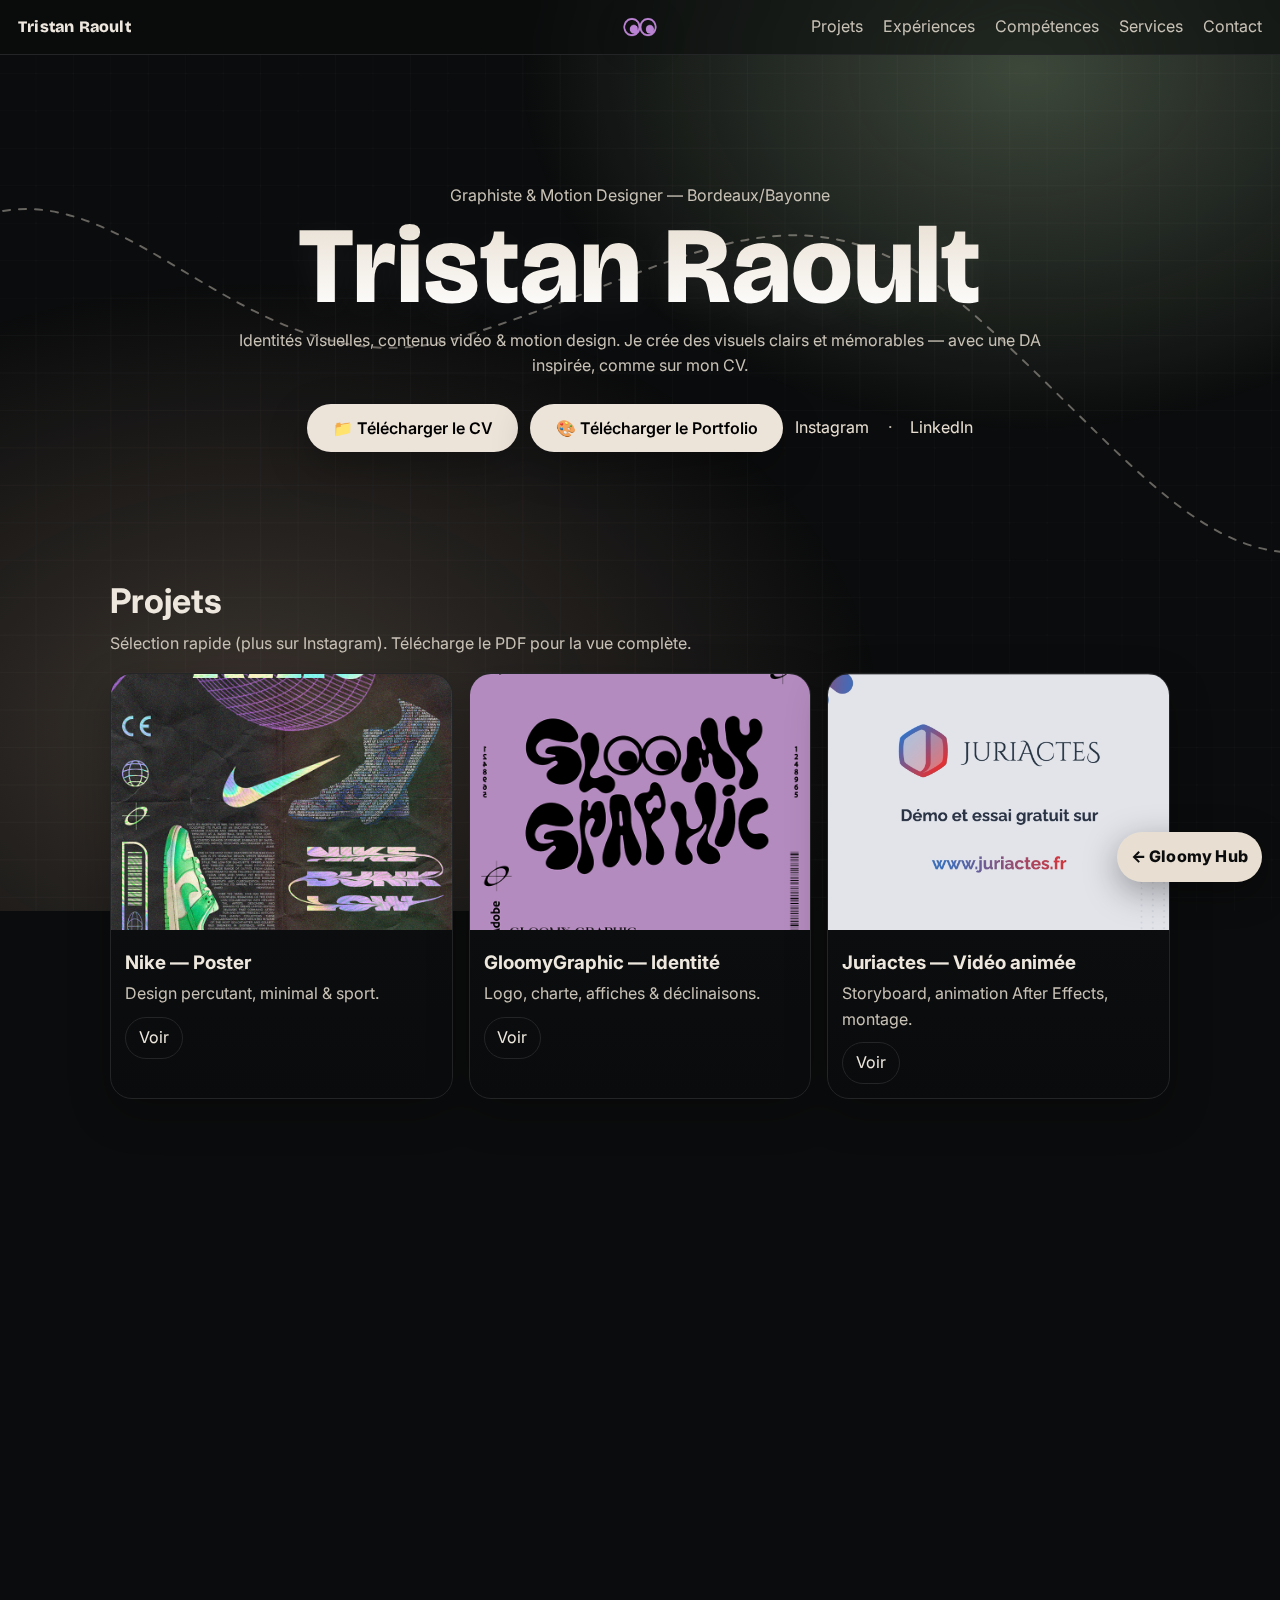
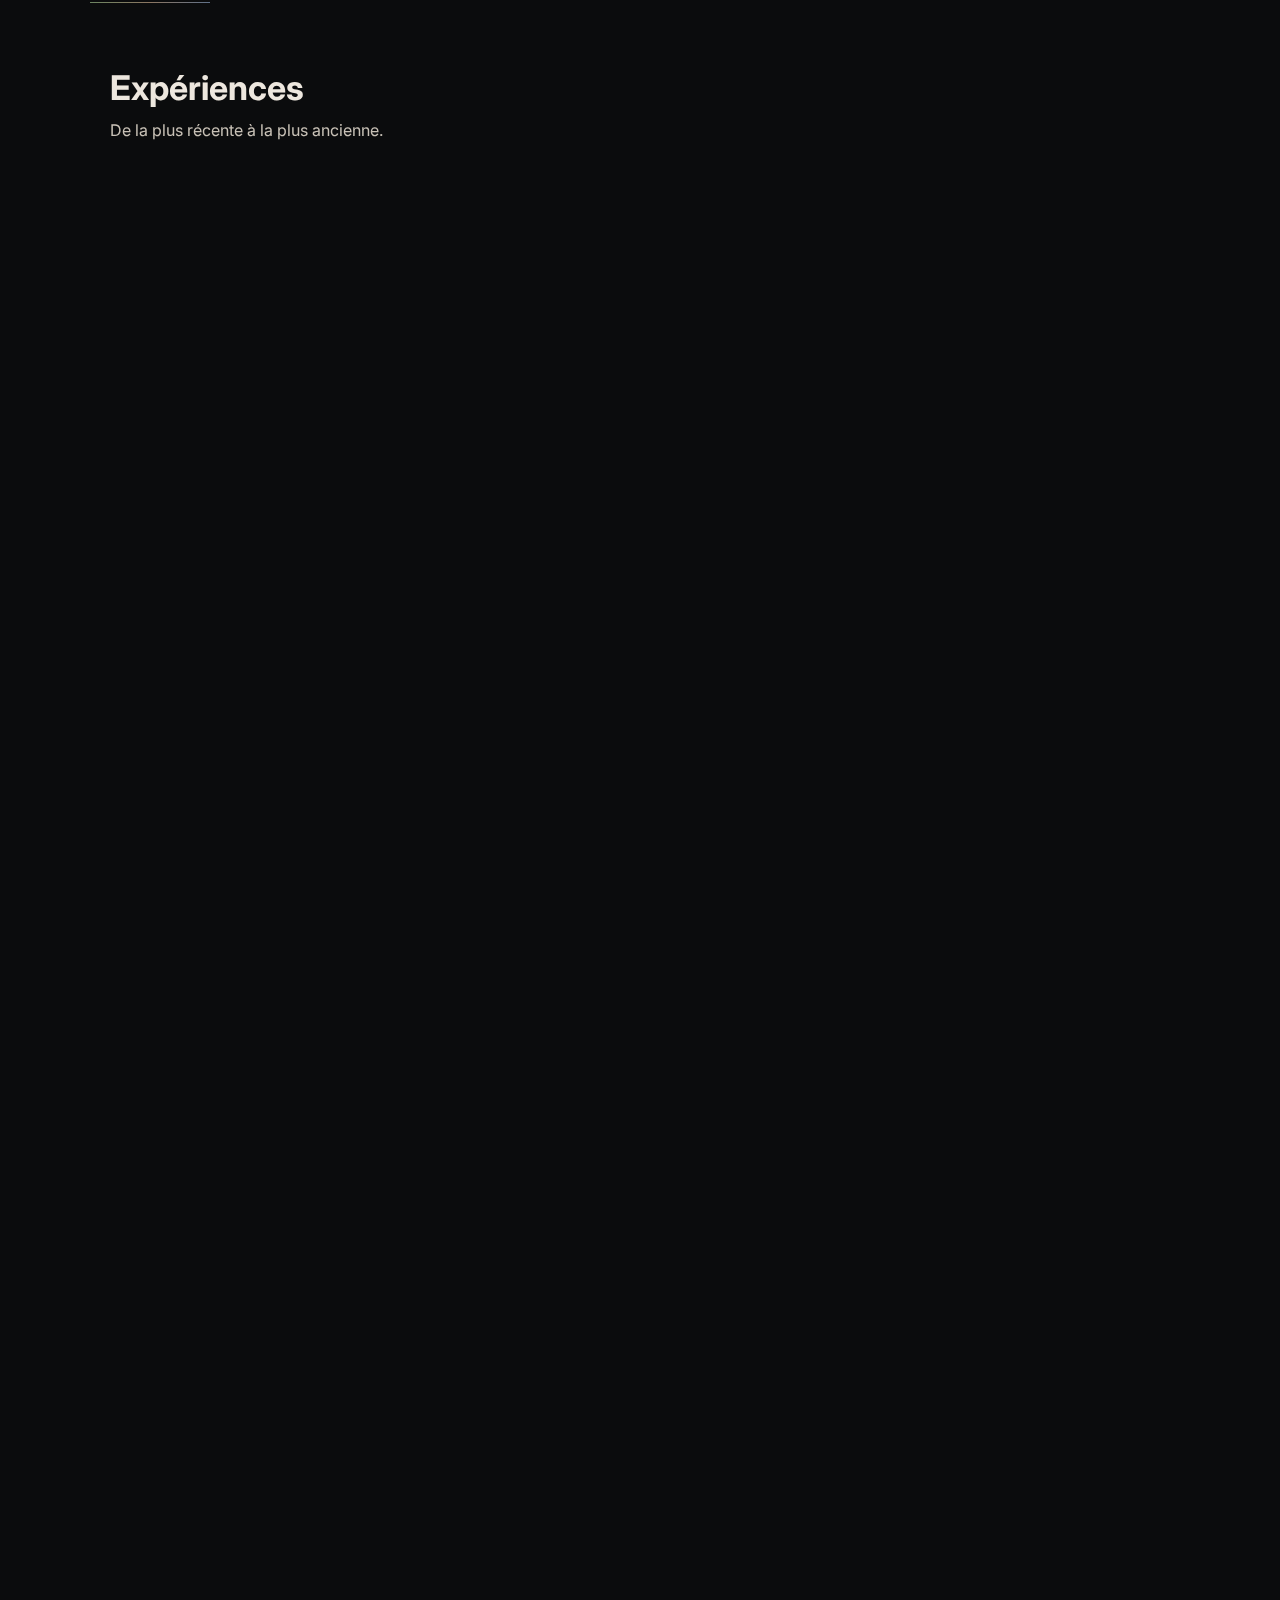
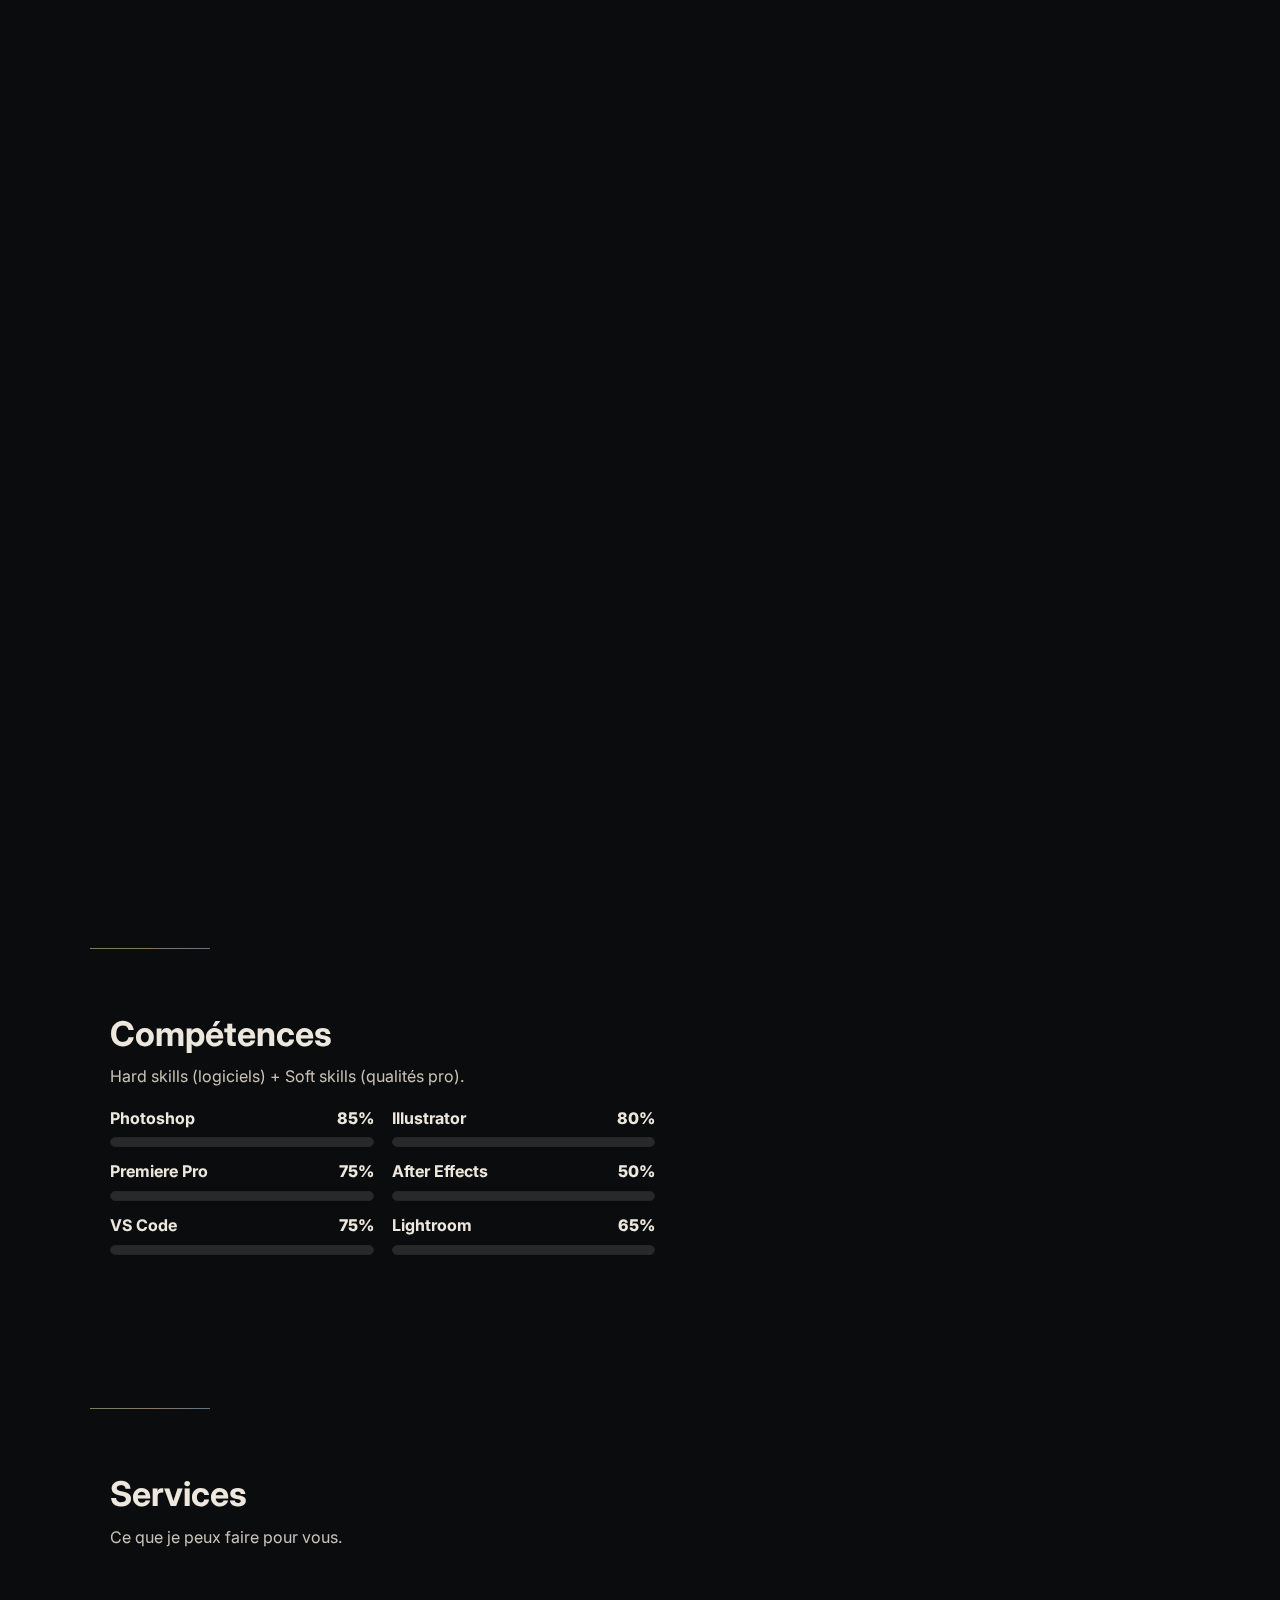
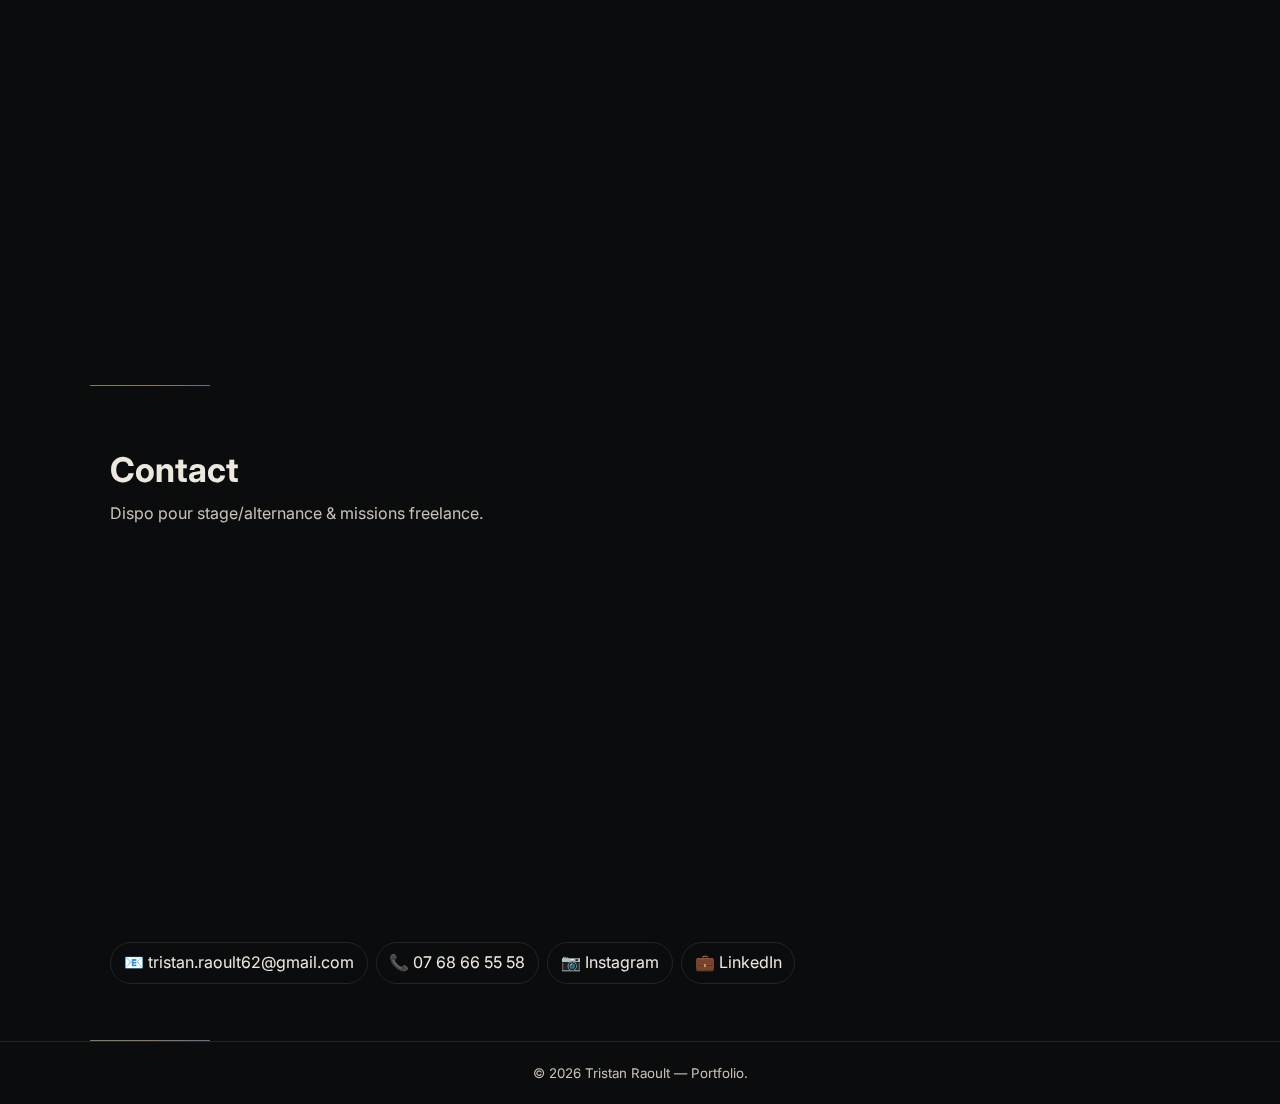
<file: site.html>
<!doctype html>
<html lang="fr">

<head>
	<meta charset="utf-8" />
	<meta name="viewport" content="width=device-width,initial-scale=1" />
	<title>Tristan Raoult — Portfolio</title>
	<meta name="description"
		content="Tristan Raoult (GloomyGraphic) — Graphiste & Motion Designer. Portfolio, expériences, services et contact." />
	<!-- Fonts -->
	<link rel="preconnect" href="https://fonts.googleapis.com" />
	<link rel="preconnect" href="https://fonts.gstatic.com" crossorigin />
	<!-- Titres : Bricolage Grotesque / Texte : Inter -->
	<link
		href="https://fonts.googleapis.com/css2?family=Bricolage+Grotesque:wght@600;800&family=Inter:wght@300;400;600;800&display=swap"
		rel="stylesheet" />
	<!-- Styles -->
	<link rel="stylesheet" href="css/site-da.css" />

	<link rel="icon" type="image/png" href="favicon.png">
</head>

<body id="top">

	<!-- Décor inspiré du CV (grille + halos + courbe organique animée) -->
	<svg class="bg-shapes" viewBox="0 0 1440 1024" aria-hidden="true">
		<defs>
			<pattern id="grid" width="42" height="42" patternUnits="userSpaceOnUse">
				<path d="M 42 0 L 0 0 0 42" fill="none" stroke="rgba(232,223,210,.06)" stroke-width="1" />
			</pattern>
			<radialGradient id="halo1" cx="80%" cy="8%" r="40%">
				<stop offset="0%" stop-color="rgba(209,246,193,.28)" />
				<stop offset="100%" stop-color="rgba(209,246,193,0)" />
			</radialGradient>
			<radialGradient id="halo2" cx="20%" cy="80%" r="50%">
				<stop offset="0%" stop-color="rgba(252,214,182,.22)" />
				<stop offset="100%" stop-color="rgba(252,214,182,0)" />
			</radialGradient>
		</defs>
		<rect width="100%" height="100%" fill="url(#grid)" />
		<rect width="100%" height="100%" fill="url(#halo1)" />
		<rect width="100%" height="100%" fill="url(#halo2)" />
		<!-- courbe façon "câble" -->
		<path id="squiggle" d="M-80 280 C 120 120, 260 460, 520 380 S 900 180, 1100 360 1400 720, 1600 560" fill="none"
			stroke="rgba(232,223,210,.45)" stroke-width="2.2" stroke-linecap="round" stroke-dasharray="8 10" />
	</svg>

	<!-- Header -->
	<header class="site-header">
		<a class="brand" href="#top" aria-label="Accueil">Tristan&nbsp;Raoult</a>
		<img class="logo-eyes-nav" src="images/logo_header.png" alt="GloomyGraphic" />
		<nav class="site-nav" aria-label="Navigation">
			<a href="#projects">Projets</a>
			<a href="#experience">Expériences</a>
			<a href="#skills">Compétences</a>
			<a href="#services">Services</a>
			<a href="#contact">Contact</a>
		</nav>
	</header>

	<main>

		<!-- HERO -->
		<section class="hero">

			<p class="overtitle">Graphiste & Motion Designer — Bordeaux/Bayonne</p>
			<h1 class="title">Tristan&nbsp;Raoult</h1>
			<p class="lead">
				Identités visuelles, contenus vidéo & motion design.
				Je crée des visuels clairs et mémorables — avec une DA inspirée, comme sur mon CV.
			</p>
			<div class="cta">
				<a class="btn"
   				href="docs/CV-Tristan-Raoult.pdf"
   				target="_blank"
  				rel="noopener noreferrer">📁 Télécharger le CV </a>
				<button class="btn" id="viewPortfolioBtn" type="button">🎨 Télécharger le Portfolio</button>
				<a class="link" href="https://www.instagram.com/gloomygraphic/?hl=fr" target="_blank"
					rel="noreferrer">Instagram</a>
				<span class="dot" aria-hidden="true">·</span>
				<a class="link" href="https://www.linkedin.com/in/tristan-raoult-2701721a4/" target="_blank"
					rel="noreferrer">LinkedIn</a>
			</div>
		</section>

		<!-- PROJETS -->
		<section id="projects" class="section">
			<div class="section-head">
				<h2>Projets</h2>
				<p class="muted">Sélection rapide (plus sur Instagram). Télécharge le PDF pour la vue complète.</p>
			</div>

			<div class="grid">
				<!-- Nike -->
				<article class="card reveal">
					<div class="thumb">
						<img src="images/portfolio/nike.png" alt="Poster Nike" loading="lazy">
					</div>
					<div class="card-body">
						<h3>Nike — Poster</h3>
						<p>Design percutant, minimal & sport.</p>
						<a class="chip open" href="#" data-img="images/portfolio/nike.png" data-title="Nike — Poster"
							data-desc="Poster impactant : composition dynamique, contraste fort et hiérarchie typographique soignée.">
							Voir
						</a>
					</div>
				</article>

				<!-- GloomyGraphic -->
				<article class="card reveal">
					<div class="thumb">
						<img src="images/portfolio/gloomy.png" alt="Identité GloomyGraphic" loading="lazy">
					</div>
					<div class="card-body">
						<h3>GloomyGraphic — Identité</h3>
						<p>Logo, charte, affiches & déclinaisons.</p>
						<a class="chip open" href="#" data-img="images/portfolio/gloomy.png"
							data-title="GloomyGraphic — Identité"
							data-desc="Univers visuel organique : logo, système typographique, affiches et déclinaisons social media.">
							Voir
						</a>
					</div>
				</article>

				<!-- Juriactes -->
				<article class="card reveal">
					<div class="thumb">
						<img src="images/portfolio/Juriactes.png" alt="Vidéo animée Juriactes" loading="lazy">
					</div>
					<div class="card-body">
						<h3>Juriactes — Vidéo animée</h3>
						<p>Storyboard, animation After Effects, montage.</p>
						<a class="chip open" href="#" data-img="images/portfolio/Juriactes.png"
							data-title="Juriactes — Vidéo animée"
							data-desc="Film explicatif B2B : script, storyboard Illustrator, animation After Effects, montage & étalonnage.">
							Voir
						</a>
					</div>
				</article>

				<!-- Kaweko -->
				<article class="card reveal">
					<div class="thumb">
						<img src="images/portfolio/kaweko.png" alt="Publicité Kaweko" loading="lazy">
					</div>
					<div class="card-body">
						<h3>Kaweko — Publicité</h3>
						<p>Scénario, tournage, montage en équipe.</p>
						<a class="chip open" href="#" data-img="images/portfolio/kaweko.png"
							data-title="Kaweko — Publicité"
							data-desc="Spot court-métrage : mise en scène produit, tournage en bibliothèque, montage fluide & sound design.">
							Voir
						</a>
					</div>
				</article>

				<!-- Fête foraine -->
				<article class="card reveal">
					<div class="thumb">
						<img src="images/portfolio/fete.png" alt="Série photo Fête foraine" loading="lazy">
					</div>
					<div class="card-body">
						<h3>Fête foraine — Photo</h3>
						<p>Série photographique & étalonnage.</p>
						<a class="chip open" href="#" data-img="images/portfolio/fete.png"
							data-title="Fête foraine — Série photo"
							data-desc="Série couleur nocturne : cadrages serrés, textures lumineuses, étalonnage warm & grain subtil.">
							Voir
						</a>
					</div>
				</article>

				<!-- CCCF -->
				<article class="card reveal">
					<div class="thumb">
						<img src="images/portfolio/Chocolatiers_Confiseurs.png" alt="Chocolatiers & Confiseurs — Flyers"
							loading="lazy">
					</div>
					<div class="card-body">
						<h3>Chocolatiers & Confiseurs — Flyers</h3>
						<p>Création alignée à l’agenda annuel.</p>
						<a class="chip open" href="#" data-img="images/portfolio/Chocolatiers_Confiseurs.png"
							data-title="Chocolatiers & Confiseurs — Flyers"
							data-desc="2 flyers promotionnels réalisés sous délai court, respect strict de l’identité et des codes graphiques.">
							Voir
						</a>
					</div>
				</article>
			</div>
		</section>
				<!-- EXPÉRIENCES -->
				<section id="experience" class="section">
				<div class="section-head">
					<h2>Expériences</h2>
					<p class="muted">De la plus récente à la plus ancienne.</p>
				</div>

				<div class="timeline">

					<!-- OwlBlack -->
					<article class="item reveal xp">
					<header class="xp-head">
						<span class="xp-kicker">Stage</span>
						<h3>Graphiste & Motion Designer — OwlBlack</h3>
						<p class="meta">avril → juin 2025</p>
					</header>
					<ul class="xp-points">
						<li><b>Branding & mockups</b> pour plusieurs clients (logos, présentations animées).</li>
						<li><b>Motion</b> : animations After Effects + <b>montages</b> sur Premiere Pro.</li>
						<li><b>Shooting</b> photo/vidéo (Bayonne, Biarritz) & participation aux tournages.</li>
						<li><b>Visuels IA</b> (Sora) pour vidéos pédagogiques SEO/SEA.</li>
						<li><b>Juriactes</b> : storyboard complet → DA → animation finale.</li>
					</ul>
					<div class="xp-tags">
						<span class="soft-chip">After Effects</span>
						<span class="soft-chip">Premiere Pro</span>
						<span class="soft-chip">Illustrator</span>
						<span class="soft-chip">Sora</span>
					</div>
					</article>

					<!-- Juriactes -->
					<article class="item reveal xp">
					<header class="xp-head">
						<span class="xp-kicker">Projet client</span>
						<h3>Juriactes — Vidéo animée B2B</h3>
						<p class="meta">2025</p>
					</header>
					<ul class="xp-points">
						<li><b>Vidéo complète</b> présentée en salon pro (écriture → animation → étalonnage).</li>
						<li><b>Script</b> & <b>storyboard</b> détaillés (Illustrator) avant prod.</li>
						<li><b>Livraison autonome</b> et conforme aux délais.</li>
					</ul>
					<div class="xp-tags">
						<span class="soft-chip">After Effects</span>
						<span class="soft-chip">Premiere Pro</span>
						<span class="soft-chip">Illustrator</span>
					</div>
					</article>

					<!-- GloomyGraphic / Focus -->
					<article class="item reveal xp">
					<header class="xp-head">
						<span class="xp-kicker">Projet perso</span>
						<h3>GloomyGraphic & Focus Podcast</h3>
						<p class="meta">2024 → présent</p>
					</header>
					<ul class="xp-points">
						<li><b>Direction artistique</b> et identité (logo, charte, univers).</li>
						<li><b>Affiches</b> originales après chaque épisode (cohérence DA ↔ contenu).</li>
						<li><b>Production visuelle</b> : logo, charte, visuels vidéo.</li>
					</ul>
					<div class="xp-tags">
						<span class="soft-chip">DA</span>
						<span class="soft-chip">Affiche</span>
						<span class="soft-chip">Identité</span>
					</div>
					</article>

					<!-- Workshops -->
					<article class="item reveal xp">
					<header class="xp-head">
						<span class="xp-kicker">Workshop</span>
						<h3>Communication — Bordeaux Média · Châteaux Coufran & Verdignan</h3>
						<p class="meta">2024 → présent</p>
					</header>
					<ul class="xp-points">
						<li><b>Refonte stratégique</b> & nouvelles <b>chartes</b> graphiques.</li>
						<li><b>Concepts créatifs</b>, analyse des cibles, repositionnement.</li>
						<li><b>Com événementielle</b> + réalisation / montage vidéo.</li>
					</ul>
					<div class="xp-tags">
						<span class="soft-chip">Stratégie</span>
						<span class="soft-chip">Charte</span>
						<span class="soft-chip">Vidéo</span>
					</div>
					</article>

					<!-- CCCF -->
					<article class="item reveal xp">
					<header class="xp-head">
						<span class="xp-kicker">Freelance</span>
						<h3>CCCF — Confédération des Chocolatiers & Confiseurs de France</h3>
						<p class="meta">25 → 27 nov. 2024</p>
					</header>
					<ul class="xp-points">
						<li><b>2 flyers</b> pro en 48h, alignés à l’identité de l’agenda annuel.</li>
						<li><b>Exécution rapide</b> & respect des codes graphiques.</li>
					</ul>
					<div class="xp-tags">
						<span class="soft-chip">Flyer</span>
						<span class="soft-chip">Graphisme</span>
					</div>
					</article>

					<!-- Hold CD -->
					<article class="item reveal xp">
					<header class="xp-head">
						<span class="xp-kicker">Freelance</span>
						<h3>Hold CD — Plaquette commerciale</h3>
						<p class="meta">25 sep. → 30 oct. 2024</p>
					</header>
					<ul class="xp-points">
						<li><b>Plaquette A4</b> recto/verso adaptée du site web.</li>
						<li><b>Fichier modifiable</b> livré pour autonomie client.</li>
					</ul>
					<div class="xp-tags">
						<span class="soft-chip">Plaquette</span>
						<span class="soft-chip">Mise en page</span>
						<span class="soft-chip">Canva</span>
					</div>
					</article>

					<!-- ISEG films -->
					<article class="item reveal xp">
					<header class="xp-head">
						<span class="xp-kicker">Workshop</span>
						<h3>Réalisation & Montage — ISEG</h3>
						<p class="meta">2023 → 2024</p>
					</header>
					<ul class="xp-points">
						<li><b>Sécurité routière</b> : court-métrage (scénario, tournage, montage, sound design).</li>
						<li><b>Marque de stylos</b> : tournage en bibliothèque, montage fluide & esthétique.</li>
					</ul>
					<div class="xp-tags">
						<span class="soft-chip">Tournage</span>
						<span class="soft-chip">Montage</span>
						<span class="soft-chip">Storytelling</span>
					</div>
					</article>

					<!-- Éducation -->
					<div class="edu reveal">
					<h3>Éducation</h3>
					<ul>
						<li><strong>ISEG Bordeaux</strong> — 2023 → 2028 · Marketing, com & création (actuellement en 3ᵉ année)</li>
						<li><strong>Baccalauréat — Lycée Largenté (Bayonne)</strong> — 2023 · Mention Assez Bien</li>
					</ul>
					</div>

				</div>
				</section>

						
		<!-- COMPÉTENCES -->
<section id="skills" class="section">
  <div class="section-head">
    <h2>Compétences</h2>
    <p class="muted">Hard skills (logiciels) + Soft skills (qualités pro).</p>
  </div>

  <div class="skills-grid">
    <!-- COLONNE GAUCHE : HARD (BARRES) -->
    <div class="hard bars">
      <div class="skill" data-pct="85">
        <div class="skill-head"><span>Photoshop</span><b class="pct">85%</b></div>
        <div class="bar" role="progressbar" aria-valuemin="0" aria-valuemax="100" aria-valuenow="0" aria-label="Photoshop">
          <span class="bar-fill"></span>
        </div>
      </div>

      <div class="skill" data-pct="80">
        <div class="skill-head"><span>Illustrator</span><b class="pct">80%</b></div>
        <div class="bar" role="progressbar" aria-valuemin="0" aria-valuemax="100" aria-valuenow="0" aria-label="Illustrator">
          <span class="bar-fill"></span>
        </div>
      </div>

      <div class="skill" data-pct="75">
        <div class="skill-head"><span>Premiere Pro</span><b class="pct">75%</b></div>
        <div class="bar" role="progressbar" aria-valuemin="0" aria-valuemax="100" aria-valuenow="0" aria-label="Premiere Pro">
          <span class="bar-fill"></span>
        </div>
      </div>

      <div class="skill" data-pct="50">
        <div class="skill-head"><span>After Effects</span><b class="pct">50%</b></div>
        <div class="bar" role="progressbar" aria-valuemin="0" aria-valuemax="100" aria-valuenow="0" aria-label="After Effects">
          <span class="bar-fill"></span>
        </div>
      </div>

      <div class="skill" data-pct="75">
        <div class="skill-head"><span>VS Code</span><b class="pct">75%</b></div>
        <div class="bar" role="progressbar" aria-valuemin="0" aria-valuemax="100" aria-valuenow="0" aria-label="VS Code">
          <span class="bar-fill"></span>
        </div>
      </div>

      <div class="skill" data-pct="65">
        <div class="skill-head"><span>Lightroom</span><b class="pct">65%</b></div>
        <div class="bar" role="progressbar" aria-valuemin="0" aria-valuemax="100" aria-valuenow="0" aria-label="Lightroom">
          <span class="bar-fill"></span>
        </div>
      </div>
    </div>

    <!-- COLONNE DROITE : SOFT (BULLES) -->
    <aside class="soft reveal">
      <div class="soft-wrap">
        <span class="soft-chip">💬 Communication</span>
        <span class="soft-chip">🤝 Travail d’équipe</span>
        <span class="soft-chip">🧠 Créativité</span>
        <span class="soft-chip">⏱️ Adaptabilité</span>
        <span class="soft-chip">⏳ Gestion du temps</span>
        <span class="soft-chip">🎯 Rigueur</span>
        <span class="soft-chip">🚀 Autonomie</span>
      </div>
      <p class="muted soft-note">
        Autodidacte passionné, je combine pratique terrain & formation pour livrer des projets propres, cohérents et efficaces.
      </p>
    </aside>
  </div>
</section>

		<!-- SERVICES -->
		<section id="services" class="section">
			<div class="section-head">
				<h2>Services</h2>
				<p class="muted">Ce que je peux faire pour vous.</p>
			</div>

			<div class="services-grid">
				<article class="svc reveal">
					<h3>Identité Visuelle</h3>
					<p>Logo & charte graphique pour une identité forte, cohérente & mémorable.</p>
				</article>
				<article class="svc reveal">
					<h3>Stratégie de Communication</h3>
					<p>Analyse des cibles, concepts créatifs & plan d’actions.</p>
				</article>
				<article class="svc reveal">
					<h3>Graphisme</h3>
					<p>Affiches, flyers, plaquettes & visuels digitaux.</p>
				</article>
				<article class="svc reveal">
					<h3>Montage / Motion</h3>
					<p>Publicités, teasers, vidéos pédagogiques (Premiere & After Effects).</p>
				</article>
				<article class="svc reveal">
					<h3>Web Design</h3>
					<p>Maquettes & UI sobres et modernes, centrées sur l’usage.</p>
				</article>
				<article class="svc reveal">
					<h3>Consulting</h3>
					<p>Conseils DA & accompagnement créatif.</p>
				</article>
			</div>
		</section>

		<!-- CONTACT -->
		<section id="contact" class="section">
			<div class="section-head">
				<h2>Contact</h2>
				<p class="muted">Dispo pour stage/alternance & missions freelance.</p>
			</div>

			<!-- Formulaire fonctionnel via FormSubmit (marche sur GitHub Pages) -->
			<form class="contact-form reveal" action="https://formsubmit.co/tristan.raoult62@gmail.com" method="POST">
				<!-- options FormSubmit -->
				<input type="hidden" name="_subject" value="Nouveau message depuis le portfolio" />
				<input type="hidden" name="_captcha" value="false" />
				<input type="hidden" name="_template" value="table" />
				<input type="hidden" name="_next" value="https://tristanraoult.github.io/portfolio/site.html?sent=1" />
				<div class="row">
					<label>Nom<input required type="text" name="nom" placeholder="Votre nom"
							autocomplete="name"></label>
					<label>Email<input required type="email" name="email" placeholder="votre@email.fr"
							autocomplete="email"></label>
				</div>
				<label>Sujet<input type="text" name="sujet" placeholder="Sujet (optionnel)"></label>
				<label>Message<textarea required name="message" rows="6"
						placeholder="Votre message..."></textarea></label>
				<button class="btn" type="submit">Envoyer</button>
			</form>

			<div class="contact-alt">
				<a class="chip" href="mailto:tristan.raoult62@gmail.com">📧 tristan.raoult62@gmail.com</a>
				<a class="chip" href="tel:+33768665558">📞 07 68 66 55 58</a>
				<a class="chip" target="_blank" rel="noreferrer"
					href="https://www.instagram.com/gloomygraphic/?hl=fr">📷 Instagram</a>
				<a class="chip" target="_blank" rel="noreferrer"
					href="https://www.linkedin.com/in/tristan-raoult-2701721a4/">💼 LinkedIn</a>
			</div>
		</section>
	</main>

	<!-- Modal Projet -->
	<div id="workModal" class="modal" aria-hidden="true">
		<div class="modal-backdrop" data-close></div>
		<div class="modal-dialog" role="dialog" aria-modal="true" aria-labelledby="workTitle">
			<button class="modal-close" type="button" aria-label="Fermer" data-close>×</button>
			<div class="modal-media">
				<img id="workImg" alt="">
			</div>
			<div class="modal-copy">
				<h3 id="workTitle"></h3>
				<p id="workDesc" class="muted"></p>
				<a id="workLink" class="chip" href="#" target="_blank" rel="noreferrer" style="display:none">Lien</a>
			</div>
		</div>
	</div>
	<!-- /Modal Projet -->

<!-- Voir le Portfolio (PDF / MP4) -->
<div id="viewModal" class="modal modal--small" aria-hidden="true">
  <div class="modal-backdrop" data-close></div>
  <div class="modal-dialog" role="dialog" aria-modal="true" aria-labelledby="viewTitle">
    <button class="modal-close" type="button" aria-label="Fermer" data-close>×</button>
    <div class="modal-copy">
      <h3 id="viewTitle">Voir le Portfolio</h3>
      <p class="muted">Choisissez le format :</p>
      <div class="row row-btns">
        <!-- PDF : vue Drive -->
        <a class="btn"
           href="https://drive.google.com/file/d/1llbsjI5MUaDOZwqhZ2LayQIK3zs3fHSf/view"
           target="_blank" rel="noopener noreferrer">📄 Ouvrir en PDF</a>
        <!-- MP4 : vue Drive -->
        <a class="btn"
           href="https://drive.google.com/file/d/1R_JPamTgH_WwHmjtZuuuH5WyN1GYgILC/view"
           target="_blank" rel="noopener noreferrer">🎬 Ouvrir en MP4</a>
      </div>
    </div>
  </div>
</div>





	<footer class="site-footer">
		<small>© <span id="year"></span> Tristan Raoult — Portfolio.</small>
	</footer>

	<!-- Boutons flottants -->
	<a href="index.html" class="hub-fab" aria-label="Retour au hub">← Gloomy Hub</a>
	<button id="toTop" class="totop" title="Haut de page" aria-label="Haut de page">↑</button>

	<script src="js/site.js" defer></script>

<script>
  (function(){
    const btn = document.getElementById('viewPortfolioBtn');
    const md  = document.getElementById('viewModal');
    if(!btn || !md) return;

    const open  = ()=>{ md.classList.add('show'); document.body.style.overflow='hidden'; };
    const close = ()=>{ md.classList.remove('show'); document.body.style.overflow=''; };

    btn.addEventListener('click', open);
    md.addEventListener('click', (e)=>{ if(e.target.hasAttribute('data-close')) close(); });
    document.addEventListener('keydown', (e)=>{ if(e.key==='Escape' && md.classList.contains('show')) close(); });
  })();
</script>


</body>

</html>
</file>
<file: css/base.css>
/**
 * =================================================================== 
 *
 *  Kards v1.0 Base Stylesheet
 *  url: styleshout.com
 *  03-01-2016
 *  ------------------------------------------------------------------
 *  TOC:
 *  01. reset
 *  02. basic/base setup styles
 *  03. grid
 *  04. MISC
 *
 * =================================================================== 
 */

/** 
 * ===================================================================
 * 01. reset - normalize.css v3.0.2 | MIT License | git.io/normalize
 *
 * ------------------------------------------------------------------- 
 */
html {
	font-family: sans-serif;
	-ms-text-size-adjust: 100%;
	-webkit-text-size-adjust: 100%;
}

body {
	margin: 0;
}

article,
aside,
details,
figcaption,
figure,
footer,
header,
hgroup,
main,
menu,
nav,
section,
summary {
	display: block;
}

audio,
canvas,
progress,
video {
	display: inline-block;
	vertical-align: baseline;
}

audio:not([controls]) {
	display: none;
	height: 0;
}

[hidden],
template {
	display: none;
}

a {
	background: transparent;
}

a:active,
a:hover {
	outline: 0;
}

abbr[title] {
	border-bottom: 1px dotted;
}

b,
strong {
	font-weight: bold;
}

dfn {
	font-style: italic;
}

h1 {
	font-size: 2em;
	margin: 0.67em 0;
}

mark {
	background: #ff0;
	color: #000;
}

small {
	font-size: 80%;
}

sub,
sup {
	font-size: 75%;
	line-height: 0;
	position: relative;
	vertical-align: baseline;
}

sup {
	top: -0.5em;
}

sub {
	bottom: -0.25em;
}

img {
	border: 0;
}

svg:not(:root) {
	overflow: hidden;
}

figure {
	margin: 1em 40px;
}

hr {
	-moz-box-sizing: content-box;
	box-sizing: content-box;
	height: 0;
}

pre {
	overflow: auto;
}

code,
kbd,
pre,
samp {
	font-family: monospace, monospace;
	font-size: 1em;
}

button,
input,
optgroup,
select,
textarea {
	color: inherit;
	font: inherit;
	margin: 0;
}

button {
	overflow: visible;
}

button,
select {
	text-transform: none;
}

button,
html input[type="button"],
input[type="reset"],
input[type="submit"] {
	-webkit-appearance: button;
	cursor: pointer;
}

button[disabled],
html input[disabled] {
	cursor: default;
}

button::-moz-focus-inner,
input::-moz-focus-inner {
	border: 0;
	padding: 0;
}

input {
	line-height: normal;
}

input[type="checkbox"],
input[type="radio"] {
	box-sizing: border-box;
	padding: 0;
}

input[type="number"]::-webkit-inner-spin-button,
input[type="number"]::-webkit-outer-spin-button {
	height: auto;
}

input[type="search"] {
	-webkit-appearance: textfield;
	-moz-box-sizing: content-box;
	-webkit-box-sizing: content-box;
	box-sizing: content-box;
}

input[type="search"]::-webkit-search-cancel-button,
input[type="search"]::-webkit-search-decoration {
	-webkit-appearance: none;
}

fieldset {
	border: 1px solid #c0c0c0;
	margin: 0 2px;
	padding: 0.35em 0.625em 0.75em;
}

legend {
	border: 0;
	padding: 0;
}

textarea {
	overflow: auto;
}

optgroup {
	font-weight: bold;
}

table {
	border-collapse: collapse;
	border-spacing: 0;
}

td,
th {
	padding: 0;
}

/** 
 * ===================================================================
 * 02. basic/base setup styles - (_basic.scss)
 *
 * ------------------------------------------------------------------- 
 */
html {
	font-size: 62.5%;
	box-sizing: border-box;
}

*,
*::before,
*::after {
	box-sizing: inherit;
}

body {
	font-weight: normal;
	line-height: 1;
	text-rendering: optimizeLegibility;
	word-wrap: break-word;
	-webkit-overflow-scrolling: touch;
	-webkit-text-size-adjust: none;
}

body,
input,
button {
	-moz-osx-font-smoothing: grayscale;
	-webkit-font-smoothing: antialiased;
}

/**
 * Media - (_basic.scss)
 * ------------------------------------------------------------------- 
 */
img,
video {
	max-width: 100%;
	height: auto;
}

/**
 * Typography resets - (_basic.scss)
 * ------------------------------------------------------------------- 
 */
div,
dl,
dt,
dd,
ul,
ol,
li,
h1,
h2,
h3,
h4,
h5,
h6,
pre,
form,
p,
blockquote,
th,
td {
	margin: 0;
	padding: 0;
}

h1,
h2,
h3,
h4,
h5,
h6 {
	-webkit-font-variant-ligatures: common-ligatures;
	-moz-font-variant-ligatures: common-ligatures;
	font-variant-ligatures: common-ligatures;
	text-rendering: optimizeLegibility;
}

em,
i {
	font-style: italic;
	line-height: inherit;
}

strong,
b {
	font-weight: bold;
	line-height: inherit;
}

small {
	font-size: 60%;
	line-height: inherit;
}

ol,
ul {
	list-style: none;
}

li {
	display: block;
}

/**
 * links - (_basic.scss)
 * ------------------------------------------------------------------- 
 */
a {
	text-decoration: none;
	line-height: inherit;
}

a img {
	border: none;
}

/**
 * inputs - (_basic.scss)
 * ------------------------------------------------------------------- 
 */
fieldset {
	margin: 0;
	padding: 0;
}

input[type="email"],
input[type="number"],
input[type="search"],
input[type="text"],
input[type="tel"],
input[type="url"],
input[type="password"],
textarea {
	-webkit-appearance: none;
	-moz-appearance: none;
	-ms-appearance: none;
	-o-appearance: none;
	appearance: none;
}

/** 
 * ===================================================================
 * 03. grid - (_grid.scss)
 *
 * ------------------------------------------------------------------- 
 */
.row {
	width: 94%;
	max-width: 1140px;
	margin: 0 auto;
}

.row:before,
.row:after {
	content: "";
	display: table;
}

.row:after {
	clear: both;
}

.row .row {
	width: auto;
	max-width: none;
	margin-left: -20px;
	margin-right: -20px;
}

[class*="col-"],
.bgrid {
	float: left;
}

[class*="col-"] + [class*="col-"].end {
	float: right;
}

[class*="col-"] {
	padding: 0 20px;
}

.col-one {
	width: 8.33333%;
}

.col-two,
.col-1-6 {
	width: 16.66667%;
}

.col-three,
.col-1-4 {
	width: 25%;
}

.col-four,
.col-1-3 {
	width: 33.33333%;
}

.col-five {
	width: 41.66667%;
}

.col-six,
.col-1-2 {
	width: 50%;
}

.col-seven {
	width: 58.33333%;
}

.col-eight,
.col-2-3 {
	width: 66.66667%;
}

.col-nine,
.col-3-4 {
	width: 75%;
}

.col-ten,
.col-5-6 {
	width: 83.33333%;
}

.col-eleven {
	width: 91.66667%;
}

.col-twelve,
.col-full {
	width: 100%;
}

/**
 * small screens - (_grid.scss)
 * --------------------------------------------------------------- 
 */
@media screen and (max-width:1024px) {
	.row .row {
		margin-left: -18px;
		margin-right: -18px;
	}

	[class*="col-"] {
		padding: 0 18px;
	}

}

/**
 * tablets - (_grid.scss)
 * --------------------------------------------------------------- 
 */
@media screen and (max-width:768px) {
	.row {
		width: auto;
		padding-left: 30px;
		padding-right: 30px;
	}

	.row .row {
		padding-left: 0;
		padding-right: 0;
		margin-left: -15px;
		margin-right: -15px;
	}

	[class*="col-"] {
		padding: 0 15px;
	}

	.tab-1-4 {
		width: 25%;
	}

	.tab-1-3 {
		width: 33.33333%;
	}

	.tab-1-2 {
		width: 50%;
	}

	.tab-2-3 {
		width: 66.66667%;
	}

	.tab-3-4 {
		width: 75%;
	}

	.tab-full {
		width: 100%;
	}

}

/**
 * large mobile devices - (_grid.scss)
 * --------------------------------------------------------------- 
 */
@media screen and (max-width:600px) {
	.row {
		padding-left: 25px;
		padding-right: 25px;
	}

	.row .row {
		margin-left: -10px;
		margin-right: -10px;
	}

	[class*="col-"] {
		padding: 0 10px;
	}

	.mob-1-4 {
		width: 25%;
	}

	.mob-1-2 {
		width: 50%;
	}

	.mob-3-4 {
		width: 75%;
	}

	.mob-full {
		width: 100%;
	}

}

/**
 * small mobile devices - (_grid.scss)
 * --------------------------------------------------------------- 
 */
@media screen and (max-width:400px) {
	.row .row {
		padding-left: 0;
		padding-right: 0;
		margin-left: 0;
		margin-right: 0;
	}

	[class*="col-"] {
		width: 100% !important;
		float: none !important;
		clear: both !important;
		margin-left: 0;
		margin-right: 0;
		padding: 0;
	}

	[class*="col-"] + [class*="col-"].end {
		float: none;
	}

}

/** 
 * ===================================================================
 * block grids - (_grid.scss)
 *
 * ------------------------------------------------------------------- 
 */
[class*="block-"]:before,
[class*="block-"]:after {
	content: "";
	display: table;
}

[class*="block-"]:after {
	clear: both;
}

.block-1-6 .bgrid {
	width: 16.66667%;
}

.block-1-4 .bgrid {
	width: 25%;
}

.block-1-3 .bgrid {
	width: 33.33333%;
}

.block-1-2 .bgrid {
	width: 50%;
}

/**
 * Clearing for block grid columns. Allow columns with 
 * different heights to align properly.
 */
.block-1-6 .bgrid:nth-child(6n+1),
.block-1-4 .bgrid:nth-child(4n+1),
.block-1-3 .bgrid:nth-child(3n+1),
.block-1-2 .bgrid:nth-child(2n+1) {
	clear: both;
}

/**
 * small screens - (_grid.scss)
 * --------------------------------------------------------------- 
 */
@media screen and (max-width:1024px) {
	.block-s-1-6 .bgrid {
		width: 16.66667%;
	}

	.block-s-1-4 .bgrid {
		width: 25%;
	}

	.block-s-1-3 .bgrid {
		width: 33.33333%;
	}

	.block-s-1-2 .bgrid {
		width: 50%;
	}

	.block-s-full .bgrid {
		width: 100%;
		clear: both;
	}

	[class*="block-s-"] .bgrid:nth-child(n) {
		clear: none;
	}

	.block-s-1-6 .bgrid:nth-child(6n+1),
	.block-s-1-4 .bgrid:nth-child(4n+1),
	.block-s-1-3 .bgrid:nth-child(3n+1),
	.block-s-1-2 .bgrid:nth-child(2n+1) {
		clear: both;
	}

}

/**
 * tablets - (_grid.scss)
 * --------------------------------------------------------------- 
 */
@media screen and (max-width:768px) {
	.block-tab-1-6 .bgrid {
		width: 16.66667%;
	}

	.block-tab-1-4 .bgrid {
		width: 25%;
	}

	.block-tab-1-3 .bgrid {
		width: 33.33333%;
	}

	.block-tab-1-2 .bgrid {
		width: 50%;
	}

	.block-tab-full .bgrid {
		width: 100%;
		clear: both;
	}

	[class*="block-tab-"] .bgrid:nth-child(n) {
		clear: none;
	}

	.block-tab-1-6 .bgrid:nth-child(6n+1),
	.block-tab-1-4 .bgrid:nth-child(4n+1),
	.block-tab-1-3 .bgrid:nth-child(3n+1),
	.block-tab-1-2 .bgrid:nth-child(2n+1) {
		clear: both;
	}

}

/**
 * large mobile devices - (_grid.scss)
 * --------------------------------------------------------------- 
 */
@media screen and (max-width:600px) {
	.block-mob-1-6 .bgrid {
		width: 16.66667%;
	}

	.block-mob-1-4 .bgrid {
		width: 25%;
	}

	.block-mob-1-3 .bgrid {
		width: 33.33333%;
	}

	.block-mob-1-2 .bgrid {
		width: 50%;
	}

	.block-mob-full .bgrid {
		width: 100%;
		clear: both;
	}

	[class*="block-mob-"] .bgrid:nth-child(n) {
		clear: none;
	}

	.block-mob-1-6 .bgrid:nth-child(6n+1),
	.block-mob-1-4 .bgrid:nth-child(4n+1),
	.block-mob-1-3 .bgrid:nth-child(3n+1),
	.block-mob-1-2 .bgrid:nth-child(2n+1) {
		clear: both;
	}

}

/**
 * stack on small mobile devices - (_grid.scss)
 * --------------------------------------------------------------- 
 */
@media screen and (max-width:400px) {
	.stack .bgrid {
		width: 100% !important;
		float: none !important;
		clear: both !important;
		margin-left: 0;
		margin-right: 0;
	}

}

/** 
 * ===================================================================
 * 04. MISC  - (_grid.scss)
 *
 * ------------------------------------------------------------------- 
 */

/**
 * Clearing - (http://nicolasgallagher.com/micro-clearfix-hack/
 */
.group:before,
.group:after {
	content: "";
	display: table;
}

.group:after {
	clear: both;
}

/**
 * Misc Helper Styles 
 */
.hide {
	display: none;
}

.invisible {
	visibility: hidden;
}

.antialiased {
	-webkit-font-smoothing: antialiased;
	-moz-osx-font-smoothing: grayscale;
}

.remove-bottom {
	margin-bottom: 0;
}

.half-bottom {
	margin-bottom: 1.5rem !important;
}

.add-bottom {
	margin-bottom: 3rem !important;
}

.no-border {
	border: none;
}

.full-width {
	width: 100%;
}

.text-center {
	text-align: center;
}

.text-left {
	text-align: left;
}

.text-right {
	text-align: right;
}

.pull-left {
	float: left;
}

.pull-right {
	float: right;
}

.align-center {
	margin-left: auto;
	margin-right: auto;
	text-align: center;
}

/*# sourceMappingURL=base.css.map */
</file>
<file: css/main.css>
/**
 * =================================================================== 
 *
 *  Kards v1.0 Main Stylesheet
 *  url: styleshout.com
 *  03-01-2016
 *  ------------------------------------------------------------------
 *  TOC:
 *  01. webfonts and iconfonts
 *  02. base style overrides
 *  03. typography & general theme styles
 *  04. preloader
 *  05. forms
 *  06. buttons 
 *  07. other components
 *  08. common styles
 *  09. header styles
 *  10. intro
 *  11. about
 *  12. resume
 *  13. portfolio
 *  14. call-to-action section
 *  15. services
 *  16. stats
 *  17. contact
 *  18. footer
 *
 * =================================================================== 
 */


/** 
 * ===================================================================
 * 01. webfonts and iconfonts - (_document-setup.scss)
 *
 * ------------------------------------------------------------------- 
 */
@import url("fonts.css");
@import url("font-awesome/css/font-awesome.min.css");
@import url("micons/micons.css");


/** 
 * ===================================================================
 * 02. base style overrides - (_document-setup.scss)
 *
 * ------------------------------------------------------------------- 
 */
html {
	font-size: 10px;
}

@media only screen and (max-width:1024px) {
	html {
		font-size: 9.411764705882353px;
	}
}
@media only screen and (max-width:768px) {
	html {
		font-size: 10px;
	}
}
@media only screen and (max-width:400px) {
	html {
		font-size: 9.411764705882353px;
	}
}

html, body {
	height: 100%;
}
body {
	background: #151515;
	font-family: "lora-regular", serif;
	font-size: 1.7rem;
	line-height: 3rem;
	color: #6e6e6e;
}

/**
 * links - (_document-setup.scss)
 * -------------------------------------------------------------------
 */
a, a:visited {
	color: #000000;
	-moz-transition: all 0.3s ease-in-out;
	-o-transition: all 0.3s ease-in-out;
	-webkit-transition: all 0.3s ease-in-out;
	-ms-transition: all 0.3s ease-in-out;
	transition: all 0.3s ease-in-out;
}
a:hover, a:focus, a:active {
	color: #906cba;
	outline: 0;
}

/** 
 * ===================================================================
 * 03. typography & general theme styles - (_document-setup.scss)
 *
 * ------------------------------------------------------------------- 
 */
h1, h2, h3, h4, h5, h6, .h01, .h02, .h03, .h04, .h05, .h06 {
	font-family: "poppins-semibold", sans-serif;
	color: #c58ade;
	font-style: normal;
	text-rendering: optimizeLegibility;
	margin-bottom: 2.1rem;
}
h3, .h03, h4, .h04 {
	margin-bottom: 1.8rem;
}
h5, .h05, h6, .h06 {
	font-family: "poppins-bold";
	margin-bottom: 1.2rem;
}
h1, .h01 {
	font-size: 3.1rem;
	line-height: 1.355;
	letter-spacing: -.1rem;
}
@media only screen and (max-width:600px) {
	h1, .h01 {
		font-size: 2.6rem;
		letter-spacing: -.07rem;
	}
}
h2, .h02 {
	font-size: 2.4rem;
	line-height: 1.25;
}
h3, .h03 {
	font-size: 2rem;
	line-height: 1.5;
	color: #906cba
}
h4, .h04 {
	font-size: 1.7rem;
	line-height: 1.765;
}
h5, .h05 {
	font-size: 1.4rem;
	line-height: 1.714;
	text-transform: uppercase;
	letter-spacing: .15rem;
}
h6, .h06 {
	font-size: 1.3rem;
	line-height: 1.846;
	text-transform: uppercase;
	letter-spacing: .15rem;
}
p img {
	margin: 0;
}
p.lead {
	font-family: "lora-regular", serif;
	font-size: 2rem;
	line-height: 1.8;
	color: #888888;
}
@media only screen and (max-width:768px) {
	p.lead {
		font-size: 1.7rem;
	}
}
em, i, strong, b {
	font-size: 1.7rem;
	line-height: 3rem;
	font-style: normal;
	font-weight: normal;
}
em, i {
	font-family: "lora-italic", serif;
}
strong, b {
	font-family: "lora-bold", serif;
}
small {
	font-size: 1.2rem;
	line-height: inherit;
}
blockquote {
	margin: 3rem 0;
	padding-left: 4rem;
	position: relative;
}
blockquote:before {
	content: "\201C";
	font-size: 8rem;
	line-height: 0px;
	margin: 0;
	color: #313131;
	font-family: arial, sans-serif;
	position: absolute;
	top: 3rem;
	left: 0;
}
blockquote p {
	font-family: georgia, serif;
	font-style: italic;
	padding: 0;
	font-size: 1.9rem;
	line-height: 1.737;
}
blockquote cite {
	display: block;
	font-size: 1.3rem;
	font-style: normal;
	line-height: 1.616;
}
blockquote cite:before {
	content: "\2014 \0020";
}
blockquote cite a, blockquote cite a:visited {
	color: #888888;
	border: none;
}
abbr {
	font-family: "poppins-bold", serif;
	font-variant: small-caps;
	text-transform: lowercase;
	letter-spacing: .05rem;
	color: #888888;
}
var, kbd, samp, code, pre {
	font-family: Consolas, "Andale Mono", Courier, "Courier New", monospace;
}
pre {
	padding: 2.4rem 3rem 3rem;
	background: #F1F1F1;
}
code {
	font-size: 1.4rem;
	margin: 0 .2rem;
	padding: .3rem .6rem;
	white-space: nowrap;
	background: #F1F1F1;
	border: 1px solid #E1E1E1;
	border-radius: 3px;
}
pre > code {
	display: block;
	white-space: pre;
	line-height: 2;
	padding: 0;
	margin: 0;
}
pre.prettyprint > code {
	border: none;
}
del {
	text-decoration: line-through;
}
abbr[title], dfn[title] {
	border-bottom: 1px dotted;
	cursor: help;
}
mark {
	background: #FFF49B;
	color: #000;
}
hr {
	border: solid #d2d2d2;
	border-width: 1px 0 0;
	clear: both;
	margin: 2.4rem 0 1.5rem;
	height: 0;
}

/**
 * Lists - (_document-setup.scss)  
 * -------------------------------------------------------------------
 */
ol {
	list-style: decimal;
}
ul {
	list-style: disc;
}
li {
	display: list-item;
}
ol, ul {
	margin-left: 1.7rem;
}
ul li {
	padding-left: .4rem;
}
ul ul, ul ol, ol ol, ol ul {
	margin: .6rem 0 .6rem 1.7rem;
}
ul.disc li {
	display: list-item;
	list-style: none;
	padding: 0 0 0 .8rem;
	position: relative;
}
ul.disc li::before {
	content: "";
	display: inline-block;
	width: 8px;
	height: 8px;
	border-radius: 50%;
	background: #906cba;
	position: absolute;
	left: -17px;
	top: 11px;
	vertical-align: middle;
}
dt {
	margin: 0;
	color: #906cba;
}
dd {
	margin: 0 0 0 2rem;
}

/**
 * tables - (_document-setup.scss)  
 * -------------------------------------------------------------------
 */
table {
	border-width: 0;
	width: 100%;
	max-width: 100%;
	font-family: "lora-regular", sans-serif;
}
th, td {
	padding: 1.5rem 3rem;
	text-align: left;
	border-bottom: 1px solid #E8E8E8;
}
th {
	color: #313131;
	font-family: "poppins-bold", sans-serif;
}
td {
	line-height: 1.5;
}
th:first-child, td:first-child {
	padding-left: 0;
}
th:last-child, td:last-child {
	padding-right: 0;
}
.table-responsive {
	overflow-x: auto;
	-webkit-overflow-scrolling: touch;
}

/**
 * Spacing - (_document-setup.scss)  
 * -------------------------------------------------------------------
 */
button, .button {
	margin-bottom: 1.2;
}
fieldset {
	margin-bottom: 1.5rem;
}
input,
textarea,
select,
pre,
blockquote,
figure,
table,
p,
ul,
ol,
dl,
form,
.fluid-video-wrapper,
.ss-custom-select {
	margin-bottom: 3rem;
}

/**
 * floated image - (_document-setup.scss)  
 * -------------------------------------------------------------------
 */
img.pull-right {
	margin: .9rem 0 0 2.4rem;
}
img.pull-left {
	margin: .9rem 2.4rem 0 0;
}

/**
 * block grid paddings - (_document-setup.scss) 
 * -------------------------------------------------------------------
 */
.bgrid {
	padding: 0 20px;
}
@media only screen and (max-width:1024px) {
	.bgrid {
		padding: 0 18px;
	}
}
@media only screen and (max-width:768px) {
	.bgrid {
		padding: 0 15px;
	}
}
@media only screen and (max-width:600px) {
	.bgrid {
		padding: 0 10px;
	}
}
@media only screen and (max-width:400px) {
	.bgrid {
		padding: 0;
	}
}

/**
 * pace.js styles - minimal  - (_document-setup.scss)
 * -------------------------------------------------------------------
 */
.pace {
	-webkit-pointer-events: none;
	pointer-events: none;
	-webkit-user-select: none;
	-moz-user-select: none;
	user-select: none;
}
.pace-inactive {
	display: none;
}
.pace .pace-progress {
	background: #906cba;
	position: fixed;
	z-index: 900;
	top: 0;
	right: 100%;
	width: 100%;
	height: 6px;
}

/** 
 * ===================================================================
 * 04. preloader - (_preloader-1.scss)
 *
 * ------------------------------------------------------------------- 
 */
#preloader {
	position: fixed;
	top: 0;
	left: 0;
	right: 0;
	bottom: 0;
	background: #151515;
	z-index: 800;
	height: 100%;
	width: 100%;
}
.no-js #preloader, .oldie #preloader {
	display: none;
}
#loader {
	position: absolute;
	left: 50%;
	top: 50%;
	width: 60px;
	height: 60px;
	margin: -30px 0 0 -30px;
	padding: 0;
}
#loader:before {
	content: "";
	border-top: 11px solid rgba(255, 255, 255, 0.1);
	border-right: 11px solid rgba(255, 255, 255, 0.1);
	border-bottom: 11px solid rgba(255, 255, 255, 0.1);
	border-left: 11px solid #906cba;
	-webkit-animation: load 1.1s infinite linear;
	animation: load 1.1s infinite linear;
	display: block;
	border-radius: 50%;
	width: 60px;
	height: 60px;
}
@-webkit-keyframes load {
	0% {
		-webkit-transform: rotate(0deg);
		transform: rotate(0deg);
	}
	100% {
		-webkit-transform: rotate(360deg);
		transform: rotate(360deg);
	}
}
@keyframes load {
	0% {
		-webkit-transform: rotate(0deg);
		transform: rotate(0deg);
	}
	100% {
		-webkit-transform: rotate(360deg);
		transform: rotate(360deg);
	}
}

/** 
 * ===================================================================
 * 05. forms - (_forms.scss)
 *
 * ------------------------------------------------------------------- 
 */
fieldset {
	border: none;
}
input[type="email"],
input[type="number"],
input[type="search"],
input[type="text"],
input[type="tel"],
input[type="url"],
input[type="password"],
textarea,
select {
	display: block;
	height: 6rem;
	padding: 1.5rem 0;
	border: 0;
	outline: none;
	vertical-align: middle;
	color: #313131;
	font-family: "poppins-regular", sans-serif;
	font-size: 1.5rem;
	line-height: 3rem;
	max-width: 100%;
	background: transparent;
	border-bottom: 1px solid rgba(0, 0, 0, 0.3);
	-moz-transition: all 0.3s ease-in-out;
	-o-transition: all 0.3s ease-in-out;
	-webkit-transition: all 0.3s ease-in-out;
	-ms-transition: all 0.3s ease-in-out;
	transition: all 0.3s ease-in-out;
}
.ss-custom-select {
	position: relative;
	padding: 0;
}
.ss-custom-select select {
	-webkit-appearance: none;
	-moz-appearance: none;
	-ms-appearance: none;
	-o-appearance: none;
	appearance: none;
	text-indent: 0.01px;
	text-overflow: '';
	margin: 0;
	line-height: 3rem;
	vertical-align: middle;
}
.ss-custom-select select option {
	padding-left: 2rem;
	padding-right: 2rem;
}
.ss-custom-select select::-ms-expand {
	display: none;
}
.ss-custom-select::after {
	content: '\f0d7';
	font-family: 'FontAwesome';
	position: absolute;
	top: 50%;
	right: 1.5rem;
	margin-top: -10px;
	bottom: auto;
	width: 20px;
	height: 20px;
	line-height: 20px;
	font-size: 18px;
	text-align: center;
	pointer-events: none;
	color: #252525;
}

/* IE9 and below */
.oldie .ss-custom-select::after {
	display: none;
}
textarea {
	min-height: 25rem;
}
input[type="email"]:focus,
input[type="number"]:focus,
input[type="search"]:focus,
input[type="text"]:focus,
input[type="tel"]:focus,
input[type="url"]:focus,
input[type="password"]:focus,
textarea:focus,
select:focus {
	color: #c58ade;
	border-bottom: 1px solid #906cba;
}
label, legend {
	font-family: "poppins-bold", sans-serif;
	font-size: 1.4rem;
	margin-bottom: .6rem;
	color: #3b3b3b;
	display: block;
}
input[type="checkbox"], input[type="radio"] {
	display: inline;
}
label > .label-text {
	display: inline-block;
	margin-left: 1rem;
	font-family: "poppins-regular", sans-serif;
	line-height: inherit;
}
label > input[type="checkbox"], label > input[type="radio"] {
	margin: 0;
	position: relative;
	top: .15rem;
}

/**
 * Style Placeholder Text  
 * -
 */
::-webkit-input-placeholder {
	color: #a1a1a1;
}
:-moz-placeholder {
	color: #a1a1a1;  /* Firefox 18- */
}
::-moz-placeholder {
	color: #a1a1a1;  /* Firefox 19+ */
}
:-ms-input-placeholder {
	color: #a1a1a1;
}
.placeholder {
	color: #a1a1a1 !important;
}

/** 
 * ===================================================================
 * 06. buttons - (_button-essentials.scss)
 *
 * ------------------------------------------------------------------- 
 */
.button,
a.button,
button,
input[type="submit"],
input[type="reset"],
input[type="button"] {
	display: inline-block;
	font-family: "poppins-bold", sans-serif;
	font-size: 1.4rem;
	text-transform: uppercase;
	letter-spacing: .3rem;
	height: 5.4rem;
	line-height: 5.4rem;
	padding: 0 3rem;
	margin: 0 .3rem 1.2rem 0;
	background: #d8d8d8;
	color: #313131;
	text-decoration: none;
	cursor: pointer;
	text-align: center;
	white-space: nowrap;
	border: none;
	-moz-transition: all 0.3s ease-in-out;
	-o-transition: all 0.3s ease-in-out;
	-webkit-transition: all 0.3s ease-in-out;
	-ms-transition: all 0.3s ease-in-out;
	transition: all 0.3s ease-in-out;
}
.button:hover,
a.button:hover,
button:hover,
input[type="submit"]:hover,
input[type="reset"]:hover,
input[type="button"]:hover,
.button:focus,
button:focus,
input[type="submit"]:focus,
input[type="reset"]:focus,
input[type="button"]:focus {
	background: #bebebe;
	color: #000000;
	outline: 0;
}
.button.button-primary,
a.button.button-primary,
button.button-primary,
input[type="submit"].button-primary,
input[type="reset"].button-primary,
input[type="button"].button-primary {
	background: #313131;
	color: #FFFBF3;
}
.button.button-primary:hover,
a.button.button-primary:hover,
button.button-primary:hover,
input[type="submit"].button-primary:hover,
input[type="reset"].button-primary:hover,
input[type="button"].button-primary:hover,
.button.button-primary:focus,
button.button-primary:focus,
input[type="submit"].button-primary:focus,
input[type="reset"].button-primary:focus,
input[type="button"].button-primary:focus {
	background: #1f1f1f;
}
button.full-width, .button.full-width {
	width: 100%;
	margin-right: 0;
}
button.medium, .button.medium {
	height: 5.7rem !important;
	line-height: 5.7rem !important;
	padding: 0 1.8rem !important;
}
button.large, .button.large {
	height: 6rem !important;
	line-height: 6rem !important;
	padding: 0rem 3rem !important;
}
button.stroke, .button.stroke {
	background: transparent !important;
	border: 3px solid #313131;
	line-height: 4.8rem;
}
button.stroke.medium, .button.stroke.medium {
	line-height: 5.1rem !important;
}
button.stroke.large, .button.stroke.large {
	line-height: 5.4rem !important;
}
button.stroke:hover, .button.stroke:hover {
	border: 3px solid #906cba;
	color: #906cba;
}
button::-moz-focus-inner, input::-moz-focus-inner {
	border: 0;
	padding: 0;
}


/** 
 * ===================================================================
 * 07. other components - (_others.scss)
 *
 * ------------------------------------------------------------------- 
 */

/**
 * alert box - (_alert-box.scss)
 * -------------------------------------------------------------------
 */
.alert-box {
	padding: 2.1rem 4rem 2.1rem 3rem;
	position: relative;
	margin-bottom: 3rem;
	border-radius: 3px;
	font-family: "poppins-regular", sans-serif;
	font-size: 1.5rem;
}
.alert-box .close {
	position: absolute;
	right: 1.8rem;
	top: 1.8rem;
	cursor: pointer;
}
.ss-error {
	background-color: #ffd1d2;
	color: #e65153;
}
.ss-success {
	background-color: #c8e675;
	color: #758c36;
}
.ss-info {
	background-color: #d7ecfb;
	color: #4a95cc;
}
.ss-notice {
	background-color: #fff099;
	color: #bba31b;
}

/**
 * additional typo styles - (_additional-typo.scss)
 * -------------------------------------------------------------------
 */

/**
 * drop cap 
 */
.drop-cap:first-letter {
	float: left;
	margin: 0;
	padding: 1.5rem .6rem 0 0;
	font-size: 8.4rem;
	font-family: "poppins-bold", sans-serif;
	line-height: 6rem;
	text-indent: 0;
	background: transparent;
	color: #313131;
}

/**
 * line definition style
 */
.lining dt, .lining dd {
	display: inline;
	margin: 0;
}
.lining dt + dt:before, .lining dd + dt:before {
	content: "\A";
	white-space: pre;
}
.lining dd + dd:before {
	content: ", ";
}
.lining dd + dd:before {
	content: ", ";
}
.lining dd:before {
	content: ": ";
	margin-left: -0.2em;
}

/**
 * dictionary definition style
 */
.dictionary-style dt {
	display: inline;
	counter-reset: definitions;
}
.dictionary-style dt + dt:before {
	content: ", ";
	margin-left: -0.2em;
}
.dictionary-style dd {
	display: block;
	counter-increment: definitions;
}
.dictionary-style dd:before {
	content: counter(definitions, decimal) ". ";
}

/** 
 * Pull Quotes
 * -----------
 * markup:
 *
 * <aside class="pull-quote">
 *		<blockquote>
 *			<p></p>
 *		</blockquote>
 *	</aside>
 *
 * --------------------------------------------------------------------- 
 */
.pull-quote {
	position: relative;
	padding: 2.1rem 3rem 2.1rem 0px;
}
.pull-quote:before, .pull-quote:after {
	height: 1em;
	position: absolute;
	font-size: 8rem;
	font-family: Arial, Sans-Serif;
	color: #333;
}
.pull-quote:before {
	content: "\201C";
	top: 33px;
	left: 0;
}
.pull-quote:after {
	content: '\201D';
	bottom: -33px;
	right: 0;
}
.pull-quote blockquote {
	margin: 0;
}
.pull-quote blockquote:before {
	content: none;
}

/** 
 * Stats Tab
 * ---------
 * markup:
 *
 * <ul class="stats-tabs">
 *		<li><a href="#">[value]<em>[name]</em></a></li>
 *	</ul>
 *
 * Extend this object into your markup.
 *
 * ---------------------------------------------------------------------
 */
.stats-tabs {
	padding: 0;
	margin: 3rem 0;
}
.stats-tabs li {
	display: inline-block;
	margin: 0 1.5rem 3rem 0;
	padding: 0 1.5rem 0 0;
	border-right: 1px solid #ccc;
}
.stats-tabs li:last-child {
	margin: 0;
	padding: 0;
	border: none;
}
.stats-tabs li a {
	display: inline-block;
	font-size: 2.5rem;
	font-family: "poppins-bold", sans-serif;
	border: none;
	color: #252525;
}
.stats-tabs li a:hover {
	color: #906cba;
}
.stats-tabs li a em {
	display: block;
	margin: .6rem 0 0 0;
	font-size: 1.4rem;
	font-family: "poppins-regular", sans-serif;
	color: #888888;
}

/**
 * skillbars - (_skillbars.scss)
 * -------------------------------------------------------------------
 */
.skill-bars {
	list-style: none;
	margin: 6rem 0 3rem;
}
.skill-bars li {
	height: .6rem;
	background: #a1a1a1;
	width: 100%;
	margin-bottom: 6rem;
	padding: 0;
	position: relative;
}
.skill-bars li strong {
	position: absolute;
	left: 0;
	top: -3rem;
	font-family: "poppins-bold", sans-serif;
	color: #c58ade;
	text-transform: uppercase;
	letter-spacing: .2rem;
	font-size: 1.5rem;
	line-height: 2.4rem;
}
.skill-bars li .progress {
	background: #906cba;
	position: relative;
	height: 100%;
}
.skill-bars li .progress span {
	position: absolute;
	right: 0;
	top: -3.6rem;
	display: block;
	font-family: "poppins-regular", sans-serif;
	color: #FFFBF3;
	font-size: 1.1rem;
	line-height: 1;
	background: #906cba;
	padding: .6rem .6rem;
	border-radius: 3px;
}
.skill-bars li .progress span::after {
	position: absolute;
	left: 50%;
	bottom: -5px;
	margin-left: -5px;
	border-right: 5px solid transparent;
	border-left: 5px solid transparent;
	border-top: 5px solid #906cba;
	content: "";
}

.skill-bars li .percent5   { width: 5%; }
.skill-bars li .percent10  { width: 10%; }
.skill-bars li .percent15  { width: 15%; }
.skill-bars li .percent20  { width: 20%; }
.skill-bars li .percent25  { width: 25%; }
.skill-bars li .percent30  { width: 30%; }
.skill-bars li .percent35  { width: 35%; }
.skill-bars li .percent40  { width: 40%; }
.skill-bars li .percent45  { width: 45%; }
.skill-bars li .percent50  { width: 50%; }
.skill-bars li .percent55  { width: 55%; }
.skill-bars li .percent60  { width: 60%; }
.skill-bars li .percent65  { width: 65%; }
.skill-bars li .percent70  { width: 70%; }
.skill-bars li .percent75  { width: 75%; }
.skill-bars li .percent80  { width: 80%; }
.skill-bars li .percent85  { width: 85%; }
.skill-bars li .percent90  { width: 90%; }
.skill-bars li .percent95  { width: 95%; }
.skill-bars li .percent100 { width: 100%; }


/** 
 * ===================================================================
 * 08. common styles (_layout.scss)
 *
 * ------------------------------------------------------------------- 
 */
.grey-section {
	background: #ebebeb;
}
.grey-section p.lead {
	color:#151515
}
.section-intro {
	max-width: 700px;
	margin-left: auto;
	margin-right: auto;
	text-align: center;
	margin-bottom: 3.6rem;
	position: relative;
}
.section-intro h1 {
	font-family: "poppins-semibold", serif;
	font-size: 3.6rem;
	color: #906cba;
	line-height: 1.25;
	margin-bottom: 1.2rem;
}
.section-intro h5 {
	color: #906cba;
	font-size: 1.6rem;
	line-height: 1.875;
	margin-bottom: 0.3rem;
	letter-spacing: .4rem;
}

/**
 * responsive:
 * common styles
 * ------------------------------------------------------------------- 
 */
@media only screen and (max-width:768px) {
	.section-intro {
		max-width: 650px;
	}
	.section-intro h1 {
		font-size: 3rem;
	}
}
@media only screen and (max-width:600px) {
	.section-intro h1 {
		font-size: 2.6rem;
	}
	.section-intro h5 {
		font-size: 1.5rem;
		letter-spacing: .3rem;
	}
}
@media only screen and (max-width:400px) {
	.section-intro h1 {
		font-size: 2.4rem;
	}
}


/** 
 * ===================================================================
 * 09. header styles - (_layout.scss)
 *
 * ------------------------------------------------------------------- 
 */


 /** 
 * ===================================================================
 * 09. test styles - (_layout.scss)
 *
 * ---/* ==========================================================
   Global Header Styles
   ========================================================== */

header {
    position: fixed;
    width: 100%;
    min-height: 66px;
    z-index: 600;
}

header .row {
    position: relative;
    min-height: 66px;
}

header .top-bar {
    display: block;
    background: #000;
    min-width: 220px;
    min-height: 66px;
    position: absolute;
    left: 90px;
    top: 0;
}

header .logo {
    float: left;
    position: relative;
}

header .logo a {
    display: block;
    margin: 0;
    padding: 0;
    border: none;
    font: 0/0 a;
    text-shadow: none;
    color: transparent;
    width: 92px;
    height: 15px;
    background: url("../images/logo.png") no-repeat center;
    background-size: 92px 15px;
}
.logo {
    display: flex;
    justify-content: center; /* Centrer horizontalement */
    align-items: center; /* Centrer verticalement */
}

/* ==========================================================
   Fixed Header Styles
   ========================================================== */

.fixed-header {
    position: fixed;
    top: 0;
    width: 100%;
    background-color: #000;
    color: #fff;
    z-index: 999;
    display: flex;
    justify-content: space-between;
    align-items: center;
    height: 70px;
    padding: 0 20px;
    box-shadow: 0 2px 4px rgba(0, 0, 0, 0.2);
    font-family: 'Franklin Gothic Medium', 'Arial Narrow', Arial, sans-serif;
}

.fixed-header .container {
    width: 100%;
    max-width: 1200px;
    margin: 0 auto;
    display: flex;
    align-items: center;
    position: relative;
}

/* Navigation Styles */

.header-left {
    display: flex;
    align-items: center;
    flex: 1;
}

.header-left nav ul {
    list-style: none;
    display: flex;
    gap: 20px;
    margin: 0;
    padding: 0;
}

.header-left nav ul li a {
    color: #fff;
    text-decoration: none;
    font-size: 14px;
    font-weight: 600;
    transition: color 0.3s ease;
}

.header-left nav ul li a:hover {
    color: #c58ade;
}

/* Logo Styles */

.header-center {
    position: absolute;
    left: 50%;
    transform: translateX(-50%);
}

.fixed-header .logo img {
    max-height: 100px;
    width: auto;
    display: block;
    padding: 5%;
}

/* Social Icons */

.header-right {
    display: flex;
    align-items: center;
    justify-content: flex-end;
    flex: 1;
}

.fixed-header .social-icons {
    list-style: none;
    display: flex;
    gap: 15px;
    margin: 0;
    padding: 0;
}

.fixed-header .social-icons li a {
    color: #fff;
    font-size: 20px;
    transition: color 0.3s ease;
}

.fixed-header .social-icons li a:hover {
    color: #c58ade;
}

/* ==========================================================
   Responsive Adjustments
   ========================================================== */

@media (max-width: 768px) {

    .fixed-header .container {
        flex-direction: column;
        align-items: center;
    }

    .fixed-header {
        height: auto;
        padding: 10px;
    }

	.header-center .logo img {
        max-height: 55px; /* Taille plus petite pour mobile */
        padding-top: 20px ;
		padding-left: 10px;
    }

    .header-left nav ul {
        gap: 10px;
    }

    .header-left nav ul li a {
        font-size: 12px;
    }

    .header-right ul.social-icons {
        margin-top: 10px;
        gap: 10px;
    }

    .header-right ul.social-icons li a {
        font-size: 16px;
    }

}


/**
 * menu toggle - (_layout.css)
 * ------------------------------------------------------------------- 
 */
.menu-toggle {
	float: left;
	width: 40px;
	height: 40px;
	margin-left: 20px;
	margin-top: 13px;
	display: block;
	position: relative;
}
.menu-toggle span {
	display: block;
	background-color: #906cba;
	width: 24px;
	height: 3px;
	margin-top: -1.5px;
	font: 0/0 a;
	text-shadow: none;
	color: transparent;
	position: absolute;
	right: 8px;
	top: 50%;
	bottom: auto;
	left: auto;
	-moz-transition: background 0.2s ease-in-out;
	-o-transition: background 0.2s ease-in-out;
	-webkit-transition: background 0.2s ease-in-out;
	-ms-transition: background 0.2s ease-in-out;
	transition: background 0.2s ease-in-out;
}
.menu-toggle span::before, .menu-toggle span::after {
	content: '';
	width: 100%;
	height: 100%;
	background-color: inherit;
	position: absolute;
	left: 0;
	-moz-transition-duration: 0.2s, 0.2s;
	-o-transition-duration: 0.2s, 0.2s;
	-webkit-transition-duration: 0.2s, 0.2s;
	-ms-transition-duration: 0.2s, 0.2s;
	transition-duration: 0.2s, 0.2s;
	-moz-transition-delay: 0.2s, 0s;
	-o-transition-delay: 0.2s, 0s;
	-webkit-transition-delay: 0.2s, 0s;
	-ms-transition-delay: 0.2s, 0s;
	transition-delay: 0.2s, 0s;
}
.menu-toggle span::before {
	top: -8px;
	-moz-transition-property: top, transform;
	-o-transition-property: top, transform;
	-webkit-transition-property: top, transform;
	-ms-transition-property: top, transform;
	transition-property: top, transform;
}
.menu-toggle span::after {
	bottom: -8px;
	-moz-transition-property: bottom, transform;
	-o-transition-property: bottom, transform;
	-webkit-transition-property: bottom, transform;
	-ms-transition-property: bottom, transform;
	transition-property: bottom, transform;
}

/* is clicked */
.menu-toggle.is-clicked span {
	background-color: rgba(255, 0, 119, 0);
}
.menu-toggle.is-clicked span::before, .menu-toggle.is-clicked span::after {
	background-color: #906cba;
	-moz-transition-delay: 0s, 0.2s;
	-o-transition-delay: 0s, 0.2s;
	-webkit-transition-delay: 0s, 0.2s;
	-ms-transition-delay: 0s, 0.2s;
	transition-delay: 0s, 0.2s;
}
.menu-toggle.is-clicked span::before {
	top: 0;
	-webkit-transform: rotate(45deg);
	-ms-transform: rotate(45deg);
	transform: rotate(45deg);
}
.menu-toggle.is-clicked span::after {
	bottom: 0;
	-webkit-transform: rotate(-45deg);
	-ms-transform: rotate(-45deg);
	transform: rotate(-45deg);
}

/* navigation panel */
#main-nav-wrap {
	display: block;
	width: 100%;
	font-family: "poppins-medium", sans-serif;
	font-size: 1.5rem;
	position: absolute;
	top: 100%;
	left: 0;

}

/* dropdown nav */
.main-navigation {
	background: #000000;
	padding: 24px 30px 42px;
	margin: 0;
	width: 100%;
	height: auto;
	clear: both;
	display: none;
}
.main-navigation > li {
	display: block;
	height: auto;
	text-align: left;
	padding: 0;
}
.main-navigation li a {
	display: block;
	color: #FFFBF3;
	width: auto;
	padding: 15px 0;
	line-height: 16px;
	border: none;
}
.main-navigation li a:hover {
	color: #906cba;
	padding-left: 1rem;
}
.main-navigation li.current > a {
	background: none;
	color: #906cba;
}

/**
 * responsive:
 * header styles
 * --------------------------------------------------------------- 
 */
@media only screen and (max-width:1024px) {
	header .top-bar {
		left: 60px;
	}
}
@media only screen and (max-width:768px) {
	header .top-bar {
		left: 50px;
	}
}
@media only screen and (max-width:600px) {
	header .top-bar {
		left: 35px;
	}
}
@media only screen and (max-width:400px) {
	header .top-bar {
		left: 25px;
	}
}


/** 
 * ===================================================================
 * 10. intro - (_layout.scss) 
 *
 * ------------------------------------------------------------------- 
 */
#intro {
	background: #151515 url(../images/intro-bg.png) no-repeat center bottom;
	-webkit-background-size: cover;
	-moz-background-size: cover;
	background-size: cover;
	background-attachment: fixed;
	width: 100%;
	height: 100%;
	min-height: 720px;
	display: table;
	position: relative;
	text-align: center;
}
.intro-overlay {
	position: absolute;
	top: 0;
	left: 0;
	width: 100%;
	height: 100%;
	background: #111111;
	opacity: .25;
}

.intro-content {
	display: table-cell;
	vertical-align: middle;
	text-align: center;
	-webkit-transform: translateY(-2.1rem);
	-ms-transform: translateY(-2.1rem);
	transform: translateY(-2.1rem);
}
.intro-content h1 {
	color: #FFFBF3;
	font-family: "poppins-medium", sans-serif;
	font-size: 8.4rem;
	line-height: 1.071;
	max-width: 900px;
	margin-top: 0;
	margin-bottom: .1rem;
	margin-left: auto;
	margin-right: auto;
	text-shadow: 0 0 20px rgba(0, 0, 0, 0.5);
}
.intro-content h5 {
	color: #FFFBF3;
	font-family: "poppins-bold", sans-serif;
	font-size: 2.3rem;
	line-height: 1.565;
	margin-bottom: 0;
	text-transform: uppercase;
	letter-spacing: .3rem;
	text-shadow: 0 0 6px rgba(0, 0, 0, 0.2);
}

.intro-content h4, h2 {
	color: #FFFBF3;
	font-family: "poppins-bold", sans-serif;
	font-size: 3.3rem;
	line-height: 1.565;
	margin-bottom: 0;
	text-transform: uppercase;
	letter-spacing: .3rem;
	text-shadow: 0 0 6px rgba(0, 0, 0, 0.2);
}


.intro-content .intro-position {
	font-family: "lora-regular", serif;
	font-size: 1.7rem;
	line-height: 2.4rem;
	text-transform: uppercase;
	letter-spacing: .2rem;
	color: #FFFBF3;
	text-shadow: 0 0 6px rgba(0, 0, 0, 0.2);
}
.intro-content .intro-position span {
	display: inline-block;
}
.intro-content .intro-position span::after {
	content: "|";
	text-align: center;
	display: inline-block;
	padding: 0 8px 0 14px;
	color: rgba(255, 255, 255, 0.3);
}
.intro-content .intro-position span:first-child::before {
	content: "|";
	text-align: center;
	display: inline-block;
	padding: 0 14px 0 8px;
	color: rgba(255, 255, 255, 0.3);
}
.intro-content .button {
	color: #FFFBF3 !important;
	border-color: rgba(255, 255, 255, 0.3);
	height: 6rem !important;
	line-height: 5.4rem !important;
	padding: 0 3.5rem 0 3rem !important;
	margin-top: .6rem;
	font-size: 1.3rem;
	text-transform: uppercase;
	letter-spacing: .25rem;
}
.intro-content .button:hover, .intro-content .button:focus {
	border-color: #c58ade;
}
.intro-content .button::after {
	display: inline-block;
	content: "\f107";
	font-family: fontAwesome;
	font-size: 1.6rem;
	line-height: inherit;
	text-align: center;
	position: relative;
	left: 1.2rem;
}

.intro-social {
	display: block;
	position: absolute;
	width: 100%;
	left: 0;
	bottom: 7.2rem;
	font-size: 3.3rem;
	margin: 0;
	padding: 0;
}
.intro-social li {
	display: inline-block;
	margin: 0 20px;
	padding: 0;
}
.intro-social li a, .intro-social li a:visited {
	color: #FFFBF3;
}
.intro-social li a:hover, .intro-social li a:focus {
	color: #c58ade;
}

/**
 * responsive:
 * Intro
 * --------------------------------------------------------------- 
 */
@media only screen and (max-width:1024px) {
	.intro-content h1 {
		font-size: 7.6rem;
	}
	.intro-social {
		font-size: 3rem;
	}
	.intro-social li {
		margin: 0 15px;
	}
}
@media only screen and (max-width:768px) {
	#intro {
		min-height: 660px;
	}
	.intro-content h1 {
		font-size: 5.2rem;
	}
	.intro-content h5 {
		font-size: 1.8rem;
	}
	.intro-content .intro-position {
		font-size: 1.3rem;
	}
	.intro-social {
		font-size: 2.5rem;
	}
	.intro-social li {
		margin: 0 10px;
	}
}
@media only screen and (max-width:600px) {
	#intro {
		min-height: 600px;
	}
	.intro-content h1 {
		font-size: 4.6rem;
		margin-bottom: .6rem;
	}
	.intro-content h5 {
		font-size: 1.5rem;
		margin-bottom: .3rem;
		letter-spacing: .2rem;
	}
	.intro-content .intro-position {
		font-size: 1.2rem;
	}
	.intro-content .intro-position span {
		padding: 0 .6rem;
	}
	.intro-content .intro-position span::before, .intro-content .intro-position span::after {
		display: none !important;
	}
	.intro-social {
		font-size: 2.4rem;
	}
}


/** 
 * ===================================================================
 * 11. about - (_layout.scss)
 *
 * ------------------------------------------------------------------- 
 */
#about {
	background: #FFFBF3;
	padding-top: 12rem;
	padding-bottom: 15rem;
}
#about .section-intro {
	margin-bottom: 3rem;
}

.intro-info {
	margin-top: 4.2rem;
	margin-right: -30px;
	margin-left: -30px;
}
.intro-info img {
	height: 9rem;
	width: 9rem;
	border-radius: 50%;
	margin: .9rem 0 0 0;
	float: left;
}
.intro-info .lead {
	text-align: left;
	padding-left: 13rem;
}

.about-content {
	position: relative;
	text-align: left;
	max-width: 850px;
	margin-bottom: 3.6rem;
}
.about-content h3 {
	font-family: "poppins-bold", sans-serif;
	font-size: 1.8rem;
	text-transform: uppercase;
	letter-spacing: .25rem;
}
.about-content .info-list {
	list-style: none;
	margin-left: 0;
}
.about-content .info-list li {
	padding: 0 0 1.5rem 0;
	margin-bottom: .6rem;
}
.about-content .info-list li strong {
	font-family: "poppins-bold", sans-serif;
	color: #c58ade;
	text-transform: uppercase;
	letter-spacing: .2rem;
	font-size: 1.5rem;
	line-height: 3rem;
}
.about-content .info-list li span {
	display: block;
	font-family: "poppins-regular", sans-serif;
	color: #888888;
	font-size: 1.5rem;
	line-height: 1;
}
.about-content .skill-bars {
	margin-top: 6rem;
}

.button-section {
	text-align: center;
}
.button-section .button {
	width: 250px;
}
.button-section [class*="col-"] .button:first-child {
	margin-right: 4rem;
}

/**
 * responsive:
 * about
 * ------------------------------------------------------------------- 
 */
@media only screen and (max-width:1024px) {
	.intro-info {
		margin-right: 0;
		margin-left: 0;
	}
}
@media only screen and (max-width:768px) {
	.intro-info img {
		height: 7.8rem;
		width: 7.8rem;
	}
	.intro-info .lead {
		padding-left: 11rem;
	}
	.about-content h3 {
		text-align: center;
	}
	.about-content .info-list, .about-content .skill-bars {
		margin-bottom: 4.2rem;
	}
	.button-section .button {
		width: 100%;
		margin-bottom: 3rem;
	}
	.button-section [class*="col-"] .button:first-child {
		margin-right: 0;
	}
}
@media only screen and (max-width:600px) {
	.intro-info {
		text-align: center;
		margin-top: 3rem;
	}
	.intro-info img {
		height: 6.6rem;
		width: 6.6rem;
		float: none;
		display: inline-block;
	}
	.intro-info .lead {
		padding-left: 0;
		text-align: center;
	}
}

/** 
 * ===================================================================
 * 12. resume - (_layout.scss)
 *
 * ------------------------------------------------------------------- 
 */
#resume {
	padding-top: 12rem;
	padding-bottom: 12rem;
	background-color: #FFFBF3;
}

#resume .resume-header {
	text-align: center;
}
#resume .resume-header h2 {
	color: #906cba;
}

#resume .resume-timeline {
	max-width: 980px;
}
#resume .timeline-wrap {
	position: relative;
	margin-top: 1.5rem;
	margin-bottom: 6rem;
}
#resume .timeline-wrap::before {
	content: "";
	display: block;
	width: 1px;
	height: 100%;
	background: rgba(0, 0, 0, 0.1);
	position: absolute;
	left: 35%;
	top: 0;
}
#resume .timeline-block {
	position: relative;
	padding-top: 1.5rem;
}
#resume .timeline-ico {
	height: 4.8rem;
	width: 4.8rem;
	line-height: 4.8rem;
	background: #313131;
	border-radius: 50%;
	text-align: center;
	color: #FFFBF3;
	position: absolute;
	left: 35%;
	top: .9rem;
	margin-left: -2.4rem;
}
#resume .timeline-ico i {
	position: relative;
	left: .05rem;
	top: .2rem;
}

#resume .timeline-header {
	float: left;
	width: 35%;
	padding-right: 90px;
	text-align: right;
}
#resume .timeline-header h3 {
	margin-bottom: 0;
}
#resume .timeline-header p {
	font-family: "poppins-regular", sans-serif;
	font-size: 1.6rem;
	color: #888888;
}
#resume .timeline-content {
	margin-left: 35%;
	padding-left: 60px;
}
#resume .timeline-content h4 {
	position: relative;
	padding-bottom: 1.8rem;
}
#resume .timeline-content h4::after {
	content: "";
	display: block;
	height: 3px;
	width: 50px;
	background: rgba(0, 0, 0, 0.2);
	position: absolute;
	left: 0;
	bottom: 0;
}

/**
 * responsive:
 * resume
 * ------------------------------------------------------------------- 
 */
@media only screen and (max-width:1024px) {
	#resume .timeline-header {
		padding-right: 50px;
	}
	#resume .timeline-header h3 {
		font-size: 1.8rem;
	}
	#resume .timeline-header p {
		font-size: 1.4rem;
	}
	#resume .timeline-content {
		padding-left: 50px;
	}
}
@media only screen and (max-width:768px) {
	#resume .timeline-wrap::before {
		left: 2.4rem;
	}
	#resume .timeline-ico {
		left: 2.4rem;
	}
	#resume .timeline-header {
		float: none;
		width: auto;
		padding-right: 15px;
		text-align: left;
	}
	#resume .timeline-header h3 {
		font-size: 2rem;
	}
	#resume .timeline-header p {
		font-size: 1.5rem;
		margin-bottom: 1.5rem;
	}
	#resume .timeline-content {
		margin: 0;
	}
	#resume .timeline-content h4 {
		padding-bottom: 0;
		padding-top: 2.1rem;
		margin-bottom: .6rem;
		font-size: 1.7rem;
	}
	#resume .timeline-content h4::after {
		bottom: auto;
		top: 0;
	}
	#resume .timeline-header, #resume .timeline-content {
		padding-left: 7rem;
	}
}
@media only screen and (max-width:480px) {
	#resume .resume-header h2 {
		font-size: 2.2rem;
	}
	#resume .timeline-wrap::before {
		left: 1.8rem;
	}
	#resume .timeline-ico {
		height: 3.6rem;
		width: 3.6rem;
		line-height: 3.6rem;
		left: 1.8rem;
		margin-left: -1.8rem;
		font-size: 1.5rem;
	}
	#resume .timeline-header, #resume .timeline-content {
		padding-left: 5.5rem;
	}
}


/** 
 * ===================================================================
 * 13. portfolio - (_layout.scss)
 *
 * ------------------------------------------------------------------- 
 */
#portfolio {
	background: #e7dfc6;
	padding-top: 12rem;
	padding-bottom: 12rem;
}
#portfolio .folio-item {
	padding: 0;
	position: relative;
	overflow: hidden;
}
#portfolio .folio-item img {
	vertical-align: middle;
	-moz-transition: all 0.5s ease-in-out;
	-o-transition: all 0.5s ease-in-out;
	-webkit-transition: all 0.5s ease-in-out;
	-ms-transition: all 0.5s ease-in-out;
	transition: all 0.5s ease-in-out;
}

#portfolio .overlay {
	position: absolute;
	top: 0;
	left: 0;
	width: 100%;
	height: 100%;
	background: transparent;
	-moz-transition: all 0.5s ease-in-out;
	-o-transition: all 0.5s ease-in-out;
	-webkit-transition: all 0.5s ease-in-out;
	-ms-transition: all 0.5s ease-in-out;
	transition: all 0.5s ease-in-out;
}

#portfolio .folio-item-table {
	display: table;
	width: 100%;
	height: 100%;
}
#portfolio .folio-item-cell {
	display: table-cell;
	vertical-align: middle;
	text-align: center;
	-moz-transition: all 0.5s ease-in-out;
	-o-transition: all 0.5s ease-in-out;
	-webkit-transition: all 0.5s ease-in-out;
	-ms-transition: all 0.5s ease-in-out;
	transition: all 0.5s ease-in-out;
	position: relative;
	left: -100%;
}

#portfolio .folio-title {
	color: #FFFBF3;
	font-size: 3.3rem;
	padding: 0 3rem;
	margin-bottom: 0;
}
#portfolio .folio-types {
	margin: 0;
	padding: 0;
	text-transform: uppercase;
	font-family: "poppins-regular", sans-serif;
	font-size: 1.2rem;
	letter-spacing: .1rem;
	color: rgba(255, 255, 255, 0.6);
}
#portfolio .folio-item:hover .overlay {
	background: rgba(0, 0, 0, 0.8);
}
#portfolio .folio-item:hover .folio-item-cell {
	left: 0;
}
#portfolio .folio-item:hover img {
	-webkit-transform: scale(1.05);
	-ms-transform: scale(1.05);
	transform: scale(1.05);
}

/**
 * responsive:
 * portfolio
 * ------------------------------------------------------------------- 
 */
@media only screen and (max-width:1024px) {
	#portfolio .folio-title {
		font-size: 3.1rem;
	}
}
@media only screen and (max-width:768px) {
	#portfolio .folio-title {
		font-size: 2.5rem;
	}
}
@media only screen and (max-width:400px) {
	#portfolio .folio-title {
		font-size: 2.2rem;
	}
}

/**
 * Popup Modal - (_layout.scss)
 * ------------------------------------------------------------------
 */
.popup-modal {
	max-width: 550px;
	background: #FFFBF3;
	position: relative;
	margin: 0 auto;
}
.popup-modal .media {
	position: relative;
}
.popup-modal img {
	vertical-align: bottom;
}
.popup-modal .description-box {
	padding: 1.8rem 3.6rem 3rem;
}
.popup-modal .description-box h4 {
	font-family: "poppins-bold", sans-serif;
	font-size: 1.5rem;
	line-height: 2.4rem;
	margin-bottom: .6rem;
}
.popup-modal .description-box p {
	font-family: "poppins-regular", sans-serif;
	font-size: 1.4rem;
	line-height: 2.4rem;
	margin-bottom: 12px;
}
.popup-modal .categories {
	font-family: "poppins-bold", sans-serif;
	font-size: 1.1rem;
	line-height: 1.8rem;
	text-transform: uppercase;
	letter-spacing: .1rem;
	display: block;
	text-align: left;
	color: rgba(0, 0, 0, 0.5);
}
.popup-modal .link-box {
	width: 100%;
	overflow: hidden;
	background: #000000;
}
.popup-modal .link-box a {
	font-family: "poppins-bold", sans-serif;
	font-size: 1.2rem;
	line-height: 6rem;
	color: #FFFBF3;
	text-transform: uppercase;
	letter-spacing: 3px;
	cursor: pointer;
	display: block;
	text-align: center;
	float: left;
	width: 50%;
	-moz-transition: all 0.3s ease-in-out;
	-o-transition: all 0.3s ease-in-out;
	-webkit-transition: all 0.3s ease-in-out;
	-ms-transition: all 0.3s ease-in-out;
	transition: all 0.3s ease-in-out;
}
.popup-modal .link-box a:first-child {
	border-right: 1px solid rgba(200, 200, 200, 0.1);
}
.popup-modal .link-box a:hover {
	background: #c58ade;
	border: none;
}
@media only screen and (max-width:600px) {
	.popup-modal {
		width: auto;
		margin: 0 20px;
	}
}

/**
 * transition effect for modal popup - (_layout.scss)
 * ------------------------------------------------------------------ 
 */

/* overlay at start */
.mfp-fade.mfp-bg {
	opacity: 0;
	-moz-transition: all 0.3s ease-in-out;
	-o-transition: all 0.3s ease-in-out;
	-webkit-transition: all 0.3s ease-in-out;
	-ms-transition: all 0.3s ease-in-out;
	transition: all 0.3s ease-in-out;
}

/* overlay animate in */
.mfp-fade.mfp-bg.mfp-ready {
	opacity: .9;
}

/* overlay animate out */
.mfp-fade.mfp-bg.mfp-removing {
	opacity: 0;
}

/* content at start */
.mfp-fade.mfp-wrap .mfp-content {
	opacity: 0;
	-webkit-transform: translateY(-100%);
	-ms-transform: translateY(-100%);
	transform: translateY(-100%);
	-moz-transition: all 0.3s ease-in-out;
	-o-transition: all 0.3s ease-in-out;
	-webkit-transition: all 0.3s ease-in-out;
	-ms-transition: all 0.3s ease-in-out;
	transition: all 0.3s ease-in-out;
}

/* content animate in */
.mfp-fade.mfp-wrap.mfp-ready .mfp-content {
	opacity: 1;
	-webkit-transform: translateY(0);
	-ms-transform: translateY(0);
	transform: translateY(0);
}

/* content animate out */
.mfp-fade.mfp-wrap.mfp-removing .mfp-content {
	opacity: 0;
	-webkit-transform: translateY(-100%);
	-ms-transform: translateY(-100%);
	transform: translateY(-100%);
}

/** 
 * ===================================================================
 * 14. call-to-action section - (_layout.scss)
 *
 * ------------------------------------------------------------------- 
 */
#cta {
	padding-top: 10.2rem;
	padding-bottom: 9rem;
	text-align: center;
}
#cta p.lead {
	color: #6e6e6e;
}
.cta-content {
	max-width: 640px;
}
.cta-thumb {
	display: inline-block;
	margin-bottom: 1.2rem;
}
.cta-thumb img {
	height: 7.8rem;
	width: 7.8rem;
	border-radius: 50%;
}

/**
 * section ads - (_layout.scss)
 * ------------------------------------------------------------------- 
 */
.section-ads h2 {
	position: relative;
	padding-bottom: 2.1rem;
}
.section-ads h2::after {
	content: "";
	display: block;
	height: 3px;
	width: 80px;
	background: rgba(0, 0, 0, 0.2);
	position: absolute;
	left: 50%;
	bottom: 0;
	margin-left: -40px;
}
.section-ads h2 a, .section-ads h2 a:visited {
	color: #313131;
}
.section-ads span {
	color: #3F0D39;
}

/**
 * responsive:
 * cta
 * -------------------------------------------------------------------
 */
@media only screen and (max-width:650px) {
	.cta-content {
		max-width: 650px;
	}
	.cta-content h2 {
		font-size: 2.4rem;
	}
}


/** 
 * ===================================================================
 * 15. services - (_layout.scss)
 *
 * ------------------------------------------------------------------- 
 */
#services {
	background: #313131 url(../images/bg.png) no-repeat center;
	-webkit-background-size: cover;
	-moz-background-size: cover;
	background-size: cover;
	padding-top: 12rem;
	padding-bottom: 12rem;
	color: #FFFBF3;
	position: relative;
}
#services .overlay {
	position: absolute;
	top: 0;
	left: 0;
	width: 100%;
	height: 100%;
	background: #151515;
	opacity: .9;
}

#services .section-intro {
	margin-bottom: 1.8rem;
}

#services .section-intro h1 {
	color: #FFFBF3;
}
#services .section-intro h5 {
	color: #906cba;
}
#services .section-intro p {
	color: rgba(255, 255, 255, 0.7);
}
.services-content {
	max-width: 1200px;
}
.services-list {
	margin-top: 1.2rem;
	text-align: center;
}
.services-list .service {
	margin-bottom: 1.2rem;
	padding: 0 30px;
}
.services-list .icon {
	display: inline-block;
	margin-bottom: 2.1rem;
}
.services-list .icon i {
	font-size: 5.4rem;
	color: #906cba;
}
.services-list h3 {
	color: #FFFBF3;
}
.services-list .desc {
	color: rgba(255, 255, 255, 0.6);
}

/* pagination */
.owl-pagination {
	text-align: center;
	width: 100%;
	margin: .6rem 0 0;
}
.owl-theme .owl-controls .owl-page {
	display: inline-block;
}
.owl-theme .owl-controls .owl-page span {
	display: block;
	width: 1.2rem;
	height: 1.2rem;
	margin: 1.2rem .8rem 0 .8rem;
	border-radius: 50%;
	display: inline-block;
	background: #FFFBF3;
}
.owl-theme .owl-controls .owl-page.active span {
	background: #906cba;
}


/** 
 * ===================================================================
 * 16. stats - (_layout.scss)
 *
 * ------------------------------------------------------------------- 
 */
#stats {
	background: #c58ade;
	padding-top: 7.2rem;
	padding-bottom: 6rem;
	text-align: center;
}
#stats .row {
	max-width: 1440px;
}
#stats .stat {
	border-left: 1px solid rgba(255, 255, 255, 0.12);
	min-height: 17.4rem;
}
#stats .stat:first-child {
	border: none;
}
#stats .icon-part i {
	font-size: 4.8rem;
	color: #000000;
}
#stats .stat-count {
	color: #FFFBF3;
	font-size: 3.6rem;
	margin-top: 1.2rem;
	margin-bottom: 0;
	font-family: "poppins-medium", sans-serif;
	color: #FFFBF3;
}
#stats .stat-title {
	color: rgba(255, 255, 255, 0.5);
}

/**
 * responsive:
 * stats
 * -------------------------------------------------------------------
 */
@media only screen and (max-width:1024px) {
	#stats .stat:nth-child(n) {
		border-left: 1px solid rgba(255, 255, 255, 0.12);
		padding-bottom: 1.5rem;
	}
	#stats .stat:nth-child(3n+1) {
		border: none;
	}
}
@media only screen and (max-width:768px) {
	#stats .stat:nth-child(n) {
		border-left: 1px solid rgba(255, 255, 255, 0.12);
	}
	#stats .stat:nth-child(2n+1) {
		border: none;
	}
}
@media only screen and (max-width:600px) {
	#stats .stat:nth-child(n) {
		border: none;
	}
}


/** 
 * ===================================================================
 * 17. contact - (_layout.scss)
 *
 * ------------------------------------------------------------------- 
 */
#contact {
	background: #151515;
	padding-top: 12rem;
	padding-bottom: 7.2rem;
}
#contact .section-intro h1 {
	color: #FFFBF3;
}
#contact .section-intro h5 {
	color: #906cba;
}
#contact .section-intro p {
	color: rgba(255, 255, 255, 0.7);
}

/* contact form */
.contact-form {
	max-width: 740px;
}

.contact-form ::-webkit-input-placeholder {
	color: rgba(255, 255, 255, 0.3);
}
.contact-form :-moz-placeholder {
	color: rgba(255, 255, 255, 0.3);  /* Firefox 18- */
}
.contact-form ::-moz-placeholder {
	color: rgba(255, 255, 255, 0.3);  /* Firefox 19+ */
}
.contact-form :-ms-input-placeholder {
	color: rgba(255, 255, 255, 0.3);
}
.contact-form .placeholder {
	color: rgba(255, 255, 255, 0.3) !important;
}

#contact form {
	margin-top: 0;
	margin-bottom: 3rem;
}
#contact form .form-field {
	position: relative;
}
#contact form .form-field:before, #contact form .form-field:after {
	content: "";
	display: table;
}
#contact form .form-field:after {
	clear: both;
}
#contact form .form-field label {
	font-family: "poppins-bold", sans-serif;
	font-size: 1.1rem;
	line-height: 2.4rem;
	position: absolute;
	bottom: -1.2rem;
	right: .6rem;
	text-transform: uppercase;
	letter-spacing: .1rem;
	padding: 0 2rem;
	margin: 0;
	color: #FFFBF3;
	background: #906cba;
}
#contact form .form-field label::after {
	position: absolute;
	left: -5px;
	top: 50%;
	margin-top: -6px;
	border-top: 5px solid transparent;
	border-bottom: 5px solid transparent;
	border-right: 5px solid #906cba;
	content: "";
}
#contact input[type="text"],
#contact input[type="password"],
#contact input[type="email"],
#contact textarea {
	width: 100%;
	color: rgba(255, 255, 255, 0.7);
	margin-bottom: 0;
	border: none;
	border-bottom: 1px solid rgba(255, 255, 255, 0.1);
}
#contact input[type="text"],
#contact input[type="password"],
#contact input[type="email"] {
	height: 6.6rem;
	padding: 1.8rem 2rem;
}
#contact input[type="text"]:focus,
#contact input[type="password"]:focus,
#contact input[type="email"]:focus {
	border-color: #906cba;
	color: #FFFBF3;
}
#contact textarea {
	min-height: 20rem;
	padding: 1.8rem 2rem;
}
#contact textarea:focus {
	border-color: #906cba;
	color: #FFFBF3;
}
#contact button.submitform {
	font-size: 1.5rem;
	display: block;
	letter-spacing: .2rem;
	height: 6.6rem;
	line-height: 6.6rem;
	padding: 0 3rem;
	margin-top: 4.8rem;
	width: 100%;
	background: #906cba;
	color: #FFFBF3;
}
#contact button.submitform:hover, #contact button.submitform:focus {
	background: #906cba;
}
#message-warning, #message-success {
	display: none;
	background: #0d0d0d;
	border-radius: 3px;
	padding: 3rem;
	margin-bottom: 3.6rem;
	width: 100%;
}
#message-warning {
	color: #906cba;
}
#message-success {
	color: #906cba;
}
#message-warning i, #message-success i {
	margin-right: 10px;
}

/* form loader */
#submit-loader {
	display: none;
	position: relative;
	left: 0;
	top: 1.8rem;
	width: 100%;
	text-align: center;
}
#submit-loader .text-loader {
	display: none;
	font-family: "poppins-bold", sans-serif;
	color: #FFFBF3;
	letter-spacing: .3rem;
	text-transform: uppercase;
}
.oldie #submit-loader .s-loader {
	display: none;
}
.oldie #submit-loader .text-loader {
	display: block;
}
.contact-info {
	margin: 4.8rem auto 0;
	font-family: "poppins-regular", sans-serif;
	font-size: 1.5rem;
	text-align: center;
}
.contact-info .collapse {
	padding: 0;
}
.contact-info .icon {
	margin-bottom: 2.1rem;
}
.contact-info .icon i {
	font-size: 4.2rem;
	color: #FFFBF3;
}
.contact-info h5 {
	color: #906cba;
}

/**
 * loader animation - (_layout.scss)
 * --------------------------------------------------------------- 
 */
.s-loader {
	margin: 1.2rem auto 3rem;
	width: 70px;
	text-align: center;
	-webkit-transform: translateX(0.45rem);
	-ms-transform: translateX(0.45rem);
	transform: translateX(0.45rem);
}
.s-loader > div {
	width: 1rem;
	height: 1rem;
	background-color: #FFFBF3;
	border-radius: 100%;
	display: inline-block;
	margin-right: .9rem;
	-webkit-animation: sk-bouncedelay 1.4s infinite ease-in-out both;
	animation: sk-bouncedelay 1.4s infinite ease-in-out both;
}
.s-loader .bounce1 {
	-webkit-animation-delay: -0.32s;
	animation-delay: -0.32s;
}
.s-loader .bounce2 {
	-webkit-animation-delay: -0.16s;
	animation-delay: -0.16s;
}
@-webkit-keyframes sk-bouncedelay {
	0%, 80%, 100% {
		-webkit-transform: scale(0);
		-ms-transform: scale(0);
		transform: scale(0);
	}
	40% {
		-webkit-transform: scale(1);
		-ms-transform: scale(1);
		transform: scale(1);
	}
}
@keyframes sk-bouncedelay {
	0%, 80%, 100% {
		-webkit-transform: scale(0);
		-ms-transform: scale(0);
		transform: scale(0);
	}
	40% {
		-webkit-transform: scale(1);
		-ms-transform: scale(1);
		transform: scale(1);
	}
}


/** 
 * ===================================================================
 * 18. footer - (_layout.scss)
 *
 * ------------------------------------------------------------------- 
 */
footer {
	padding-bottom: 3rem;
	font-size: 1.4rem;
	font-family: "poppins-regular", sans-serif;
}
footer a, footer a:visited {
	color: #FFFBF3;
}
footer a:hover, footer a:focus {
	color: #906cba;
}
footer .row {
	max-width: 900px;
}
footer .social {
	text-align: right;
}
footer .footer-social {
	display: inline-block;
	font-size: 2.1rem;
	margin: 0;
	padding: 0;
	position: relative;
	top: -.3rem;
}
footer .footer-social li {
	display: inline-block;
	margin: 0 12px;
	padding: 0;
}
footer .footer-social li a {
	color: #FFFBF3;
}
footer .copyright span {
	display: inline-block;
}
footer .copyright span::after {
	content: "|";
	display: inline-block;
	padding: 0 1rem 0 1.2rem;
	color: rgba(255, 255, 255, 0.1);
}
footer .copyright span:last-child::after {
	display: none;
}

/**
 * responsive:
 * footer
 * -------------------------------------------------------------------
 */
@media only screen and (max-width:768px) {
	footer {
		text-align: center;
	}
	footer .social {
		display: block;
		width: 100%;
		text-align: center;
		margin-bottom: 1.5rem;
	}
	footer .copyright span {
		display: block;
	}
	footer .copyright span::after {
		display: none;
	}
}

/**
 * go to top - (_layout.scss)
 * ------------------------------------------------------------------- 
 */
#go-top {
	position: fixed;
	bottom: 0;
	right: 0;
	z-index: 600;
	display: none;
}
#go-top a {
	text-decoration: none;
	border: 0 none;
	display: block;
	height: 6.6rem;
	width: 6rem;
	line-height: 6.6rem;
	text-align: center;
	background: #c58ade;
	color: #FFFBF3;
	text-align: center;
	text-transform: uppercase;
	-moz-transition: all 0.3s ease-in-out;
	-o-transition: all 0.3s ease-in-out;
	-webkit-transition: all 0.3s ease-in-out;
	-ms-transition: all 0.3s ease-in-out;
	transition: all 0.3s ease-in-out;
}
#go-top a i {
	font-size: 4rem;
	line-height: inherit;
}
#go-top a:hover {
	background: #000000;
	
}

/*# sourceMappingURL=main.css.map */
</file>
<file: css/vendor.css>
/**
 * =================================================================== 
 *
 *  Kards v1.0 Vendor/Third Party CSS 
 *  url: styleshout.com
 *  03-01-2016
 *  ------------------------------------------------------------------
 *  TOC:
 *  01. Core Owl Carousel CSS File
 *  02. Magnific Popup CSS
 *
 * =================================================================== 
 */

/* 
 *  01. Core Owl Carousel CSS File
 *	 v1.3.3
 */

/* clearfix */
.owl-carousel .owl-wrapper:after {
	content: ".";
	display: block;
	clear: both;
	visibility: hidden;
	line-height: 0;
	height: 0;
}

/* display none until init */
.owl-carousel {
	display: none;
	position: relative;
	width: 100%;
	-ms-touch-action: pan-y;
}
.owl-carousel .owl-wrapper {
	display: none;
	position: relative;
	-webkit-transform: translate3d(0px, 0px, 0px);
}
.owl-carousel .owl-wrapper-outer {
	overflow: hidden;
	position: relative;
	width: 100%;
}
.owl-carousel .owl-wrapper-outer.autoHeight {
	-webkit-transition: height 500ms ease-in-out;
	-moz-transition: height 500ms ease-in-out;
	-ms-transition: height 500ms ease-in-out;
	-o-transition: height 500ms ease-in-out;
	transition: height 500ms ease-in-out;
}
.owl-carousel .owl-item {
	float: left;
}
.owl-controls .owl-page, .owl-controls .owl-buttons div {
	cursor: pointer;
}
.owl-controls {
	-webkit-user-select: none;
	-khtml-user-select: none;
	-moz-user-select: none;
	-ms-user-select: none;
	user-select: none;
	-webkit-tap-highlight-color: transparent;
}

/* mouse grab icon */
.grabbing {
	cursor: url(grabbing.png) 8 8, move;
}

/* fix */
.owl-carousel .owl-wrapper, .owl-carousel .owl-item {
	-webkit-backface-visibility: hidden;
	-moz-backface-visibility: hidden;
	-ms-backface-visibility: hidden;
	-webkit-transform: translate3d(0, 0, 0);
	-moz-transform: translate3d(0, 0, 0);
	-ms-transform: translate3d(0, 0, 0);
}

/* 
 *  Owl Carousel CSS3 Transitions 
 *  v1.3.2
 */
.owl-origin {
	-webkit-perspective: 1200px;
	-webkit-perspective-origin-x: 50%;
	-webkit-perspective-origin-y: 50%;
	-moz-perspective: 1200px;
	-moz-perspective-origin-x: 50%;
	-moz-perspective-origin-y: 50%;
	perspective: 1200px;
}

/* fade */
.owl-fade-out {
	z-index: 10;
	-webkit-animation: fadeOut .7s both ease;
	-moz-animation: fadeOut .7s both ease;
	animation: fadeOut .7s both ease;
}
.owl-fade-in {
	-webkit-animation: fadeIn .7s both ease;
	-moz-animation: fadeIn .7s both ease;
	animation: fadeIn .7s both ease;
}

/* backSlide */
.owl-backSlide-out {
	-webkit-animation: backSlideOut 1s both ease;
	-moz-animation: backSlideOut 1s both ease;
	animation: backSlideOut 1s both ease;
}
.owl-backSlide-in {
	-webkit-animation: backSlideIn 1s both ease;
	-moz-animation: backSlideIn 1s both ease;
	animation: backSlideIn 1s both ease;
}

/* goDown */
.owl-goDown-out {
	-webkit-animation: scaleToFade .7s ease both;
	-moz-animation: scaleToFade .7s ease both;
	animation: scaleToFade .7s ease both;
}
.owl-goDown-in {
	-webkit-animation: goDown .6s ease both;
	-moz-animation: goDown .6s ease both;
	animation: goDown .6s ease both;
}

/* scaleUp */
.owl-fadeUp-in {
	-webkit-animation: scaleUpFrom .5s ease both;
	-moz-animation: scaleUpFrom .5s ease both;
	animation: scaleUpFrom .5s ease both;
}
.owl-fadeUp-out {
	-webkit-animation: scaleUpTo .5s ease both;
	-moz-animation: scaleUpTo .5s ease both;
	animation: scaleUpTo .5s ease both;
}

/* Keyframes */

/*empty*/
@-webkit-keyframes empty {
	0% {
		opacity: 1;
	}
}
@-moz-keyframes empty {
	0% {
		opacity: 1;
	}
}
@keyframes empty {
	0% {
		opacity: 1;
	}
}
@-webkit-keyframes fadeIn {
	0% {
		opacity: 0;
	}
	100% {
		opacity: 1;
	}
}
@-moz-keyframes fadeIn {
	0% {
		opacity: 0;
	}
	100% {
		opacity: 1;
	}
}
@keyframes fadeIn {
	0% {
		opacity: 0;
	}
	100% {
		opacity: 1;
	}
}
@-webkit-keyframes fadeOut {
	0% {
		opacity: 1;
	}
	100% {
		opacity: 0;
	}
}
@-moz-keyframes fadeOut {
	0% {
		opacity: 1;
	}
	100% {
		opacity: 0;
	}
}
@keyframes fadeOut {
	0% {
		opacity: 1;
	}
	100% {
		opacity: 0;
	}
}
@-webkit-keyframes backSlideOut {
	25% {
		opacity: .5;
		-webkit-transform: translateZ(-500px);
	}
	75% {
		opacity: .5;
		-webkit-transform: translateZ(-500px) translateX(-200%);
	}
	100% {
		opacity: .5;
		-webkit-transform: translateZ(-500px) translateX(-200%);
	}
}
@-moz-keyframes backSlideOut {
	25% {
		opacity: .5;
		-moz-transform: translateZ(-500px);
	}
	75% {
		opacity: .5;
		-moz-transform: translateZ(-500px) translateX(-200%);
	}
	100% {
		opacity: .5;
		-moz-transform: translateZ(-500px) translateX(-200%);
	}
}
@keyframes backSlideOut {
	25% {
		opacity: .5;
		transform: translateZ(-500px);
	}
	75% {
		opacity: .5;
		transform: translateZ(-500px) translateX(-200%);
	}
	100% {
		opacity: .5;
		transform: translateZ(-500px) translateX(-200%);
	}
}
@-webkit-keyframes backSlideIn {
	0%, 25% {
		opacity: .5;
		-webkit-transform: translateZ(-500px) translateX(200%);
	}
	75% {
		opacity: .5;
		-webkit-transform: translateZ(-500px);
	}
	100% {
		opacity: 1;
		-webkit-transform: translateZ(0) translateX(0);
	}
}
@-moz-keyframes backSlideIn {
	0%, 25% {
		opacity: .5;
		-moz-transform: translateZ(-500px) translateX(200%);
	}
	75% {
		opacity: .5;
		-moz-transform: translateZ(-500px);
	}
	100% {
		opacity: 1;
		-moz-transform: translateZ(0) translateX(0);
	}
}
@keyframes backSlideIn {
	0%, 25% {
		opacity: .5;
		transform: translateZ(-500px) translateX(200%);
	}
	75% {
		opacity: .5;
		transform: translateZ(-500px);
	}
	100% {
		opacity: 1;
		transform: translateZ(0) translateX(0);
	}
}
@-webkit-keyframes scaleToFade {
	to {
		opacity: 0;
		-webkit-transform: scale(0.8);
	}
}
@-moz-keyframes scaleToFade {
	to {
		opacity: 0;
		-moz-transform: scale(0.8);
	}
}
@keyframes scaleToFade {
	to {
		opacity: 0;
		transform: scale(0.8);
	}
}
@-webkit-keyframes goDown {
	from {
		-webkit-transform: translateY(-100%);
	}
}
@-moz-keyframes goDown {
	from {
		-moz-transform: translateY(-100%);
	}
}
@keyframes goDown {
	from {
		transform: translateY(-100%);
	}
}
@-webkit-keyframes scaleUpFrom {
	from {
		opacity: 0;
		-webkit-transform: scale(1.5);
	}
}
@-moz-keyframes scaleUpFrom {
	from {
		opacity: 0;
		-moz-transform: scale(1.5);
	}
}
@keyframes scaleUpFrom {
	from {
		opacity: 0;
		transform: scale(1.5);
	}
}
@-webkit-keyframes scaleUpTo {
	to {
		opacity: 0;
		-webkit-transform: scale(1.5);
	}
}
@-moz-keyframes scaleUpTo {
	to {
		opacity: 0;
		-moz-transform: scale(1.5);
	}
}
@keyframes scaleUpTo {
	to {
		opacity: 0;
		transform: scale(1.5);
	}
}


/* 
 *  02. Magnific Popup CSS
 */
.mfp-bg {
	top: 0;
	left: 0;
	width: 100%;
	height: 100%;
	z-index: 1042;
	overflow: hidden;
	position: fixed;
	background: #0b0b0b;
	opacity: 0.8;
	filter: alpha(opacity=80);
}
.mfp-wrap {
	top: 0;
	left: 0;
	width: 100%;
	height: 100%;
	z-index: 1043;
	position: fixed;
	outline: none !important;
	-webkit-backface-visibility: hidden;
}
.mfp-container {
	text-align: center;
	position: absolute;
	width: 100%;
	height: 100%;
	left: 0;
	top: 0;
	padding: 0 8px;
	-webkit-box-sizing: border-box;
	-moz-box-sizing: border-box;
	box-sizing: border-box;
}
.mfp-container:before {
	content: '';
	display: inline-block;
	height: 100%;
	vertical-align: middle;
}
.mfp-align-top .mfp-container:before {
	display: none;
}
.mfp-content {
	position: relative;
	display: inline-block;
	vertical-align: middle;
	margin: 0 auto;
	text-align: left;
	z-index: 1045;
}
.mfp-inline-holder .mfp-content, .mfp-ajax-holder .mfp-content {
	width: 100%;
	cursor: auto;
}
.mfp-ajax-cur {
	cursor: progress;
}
.mfp-zoom-out-cur, .mfp-zoom-out-cur .mfp-image-holder .mfp-close {
	cursor: -moz-zoom-out;
	cursor: -webkit-zoom-out;
	cursor: zoom-out;
}
.mfp-zoom {
	cursor: pointer;
	cursor: -webkit-zoom-in;
	cursor: -moz-zoom-in;
	cursor: zoom-in;
}
.mfp-auto-cursor .mfp-content {
	cursor: auto;
}
.mfp-close, .mfp-arrow, .mfp-preloader, .mfp-counter {
	-webkit-user-select: none;
	-moz-user-select: none;
	user-select: none;
}
.mfp-loading.mfp-figure {
	display: none;
}
.mfp-hide {
	display: none !important;
}
.mfp-preloader {
	color: #CCC;
	position: absolute;
	top: 50%;
	width: auto;
	text-align: center;
	margin-top: -0.8em;
	left: 8px;
	right: 8px;
	z-index: 1044;
}
.mfp-preloader a {
	color: #CCC;
}
.mfp-preloader a:hover {
	color: #FFF;
}
.mfp-s-ready .mfp-preloader {
	display: none;
}
.mfp-s-error .mfp-content {
	display: none;
}
button.mfp-close, button.mfp-arrow {
	overflow: visible;
	cursor: pointer;
	background: transparent;
	border: 0;
	-webkit-appearance: none;
	display: block;
	outline: none;
	padding: 0;
	z-index: 1046;
	-webkit-box-shadow: none;
	box-shadow: none;
}
button::-moz-focus-inner {
	padding: 0;
	border: 0;
}
.mfp-close {
	width: 44px;
	height: 44px;
	line-height: 44px;
	position: absolute;
	right: 0;
	top: 0;
	text-decoration: none;
	text-align: center;
	opacity: 0.65;
	filter: alpha(opacity=65);
	padding: 0 0 18px 10px;
	color: #FFF;
	font-style: normal;
	font-size: 28px;
	font-family: Arial, Baskerville, monospace;
}
.mfp-close:hover, .mfp-close:focus {
	opacity: 1;
	filter: alpha(opacity=100);
}
.mfp-close:active {
	top: 1px;
}
.mfp-close-btn-in .mfp-close {
	color: #333;
}
.mfp-image-holder .mfp-close, .mfp-iframe-holder .mfp-close {
	color: #FFF;
	right: -6px;
	text-align: right;
	padding-right: 6px;
	width: 100%;
}
.mfp-counter {
	position: absolute;
	top: 0;
	right: 0;
	color: #CCC;
	font-size: 12px;
	line-height: 18px;
	white-space: nowrap;
}
.mfp-arrow {
	position: absolute;
	opacity: 0.65;
	filter: alpha(opacity=65);
	margin: 0;
	top: 50%;
	margin-top: -55px;
	padding: 0;
	width: 90px;
	height: 110px;
	-webkit-tap-highlight-color: transparent;
}
.mfp-arrow:active {
	margin-top: -54px;
}
.mfp-arrow:hover, .mfp-arrow:focus {
	opacity: 1;
	filter: alpha(opacity=100);
}
.mfp-arrow:before, .mfp-arrow:after, .mfp-arrow .mfp-b, .mfp-arrow .mfp-a {
	content: '';
	display: block;
	width: 0;
	height: 0;
	position: absolute;
	left: 0;
	top: 0;
	margin-top: 35px;
	margin-left: 35px;
	border: medium inset transparent;
}
.mfp-arrow:after, .mfp-arrow .mfp-a {
	border-top-width: 13px;
	border-bottom-width: 13px;
	top: 8px;
}
.mfp-arrow:before, .mfp-arrow .mfp-b {
	border-top-width: 21px;
	border-bottom-width: 21px;
	opacity: 0.7;
}
.mfp-arrow-left {
	left: 0;
}
.mfp-arrow-left:after, .mfp-arrow-left .mfp-a {
	border-right: 17px solid #FFF;
	margin-left: 31px;
}
.mfp-arrow-left:before, .mfp-arrow-left .mfp-b {
	margin-left: 25px;
	border-right: 27px solid #3F3F3F;
}
.mfp-arrow-right {
	right: 0;
}
.mfp-arrow-right:after, .mfp-arrow-right .mfp-a {
	border-left: 17px solid #FFF;
	margin-left: 39px;
}
.mfp-arrow-right:before, .mfp-arrow-right .mfp-b {
	border-left: 27px solid #3F3F3F;
}
.mfp-iframe-holder {
	padding-top: 40px;
	padding-bottom: 40px;
}
.mfp-iframe-holder .mfp-content {
	line-height: 0;
	width: 100%;
	max-width: 900px;
}
.mfp-iframe-holder .mfp-close {
	top: -40px;
}
.mfp-iframe-scaler {
	width: 100%;
	height: 0;
	overflow: hidden;
	padding-top: 56.25%;
}
.mfp-iframe-scaler iframe {
	position: absolute;
	display: block;
	top: 0;
	left: 0;
	width: 100%;
	height: 100%;
	box-shadow: 0 0 8px rgba(0, 0, 0, 0.6);
	background: #000;
}

/* Main image in popup */
img.mfp-img {
	width: auto;
	max-width: 100%;
	height: auto;
	display: block;
	line-height: 0;
	-webkit-box-sizing: border-box;
	-moz-box-sizing: border-box;
	box-sizing: border-box;
	padding: 40px 0 40px;
	margin: 0 auto;
}

/* The shadow behind the image */
.mfp-figure {
	line-height: 0;
}
.mfp-figure:after {
	content: '';
	position: absolute;
	left: 0;
	top: 40px;
	bottom: 40px;
	display: block;
	right: 0;
	width: auto;
	height: auto;
	z-index: -1;
	box-shadow: 0 0 8px rgba(0, 0, 0, 0.6);
	background: #444;
}
.mfp-figure small {
	color: #BDBDBD;
	display: block;
	font-size: 12px;
	line-height: 14px;
}
.mfp-figure figure {
	margin: 0;
}
.mfp-bottom-bar {
	margin-top: -36px;
	position: absolute;
	top: 100%;
	left: 0;
	width: 100%;
	cursor: auto;
}
.mfp-title {
	text-align: left;
	line-height: 18px;
	color: #F3F3F3;
	word-wrap: break-word;
	padding-right: 36px;
}
.mfp-image-holder .mfp-content {
	max-width: 100%;
}
.mfp-gallery .mfp-image-holder .mfp-figure {
	cursor: pointer;
}
@media screen and (max-width:800px) and (orientation:landscape), screen and (max-height:300px) {

	/**
	     * Remove all paddings around the image on small screen
	     */
	.mfp-img-mobile .mfp-image-holder {
		padding-left: 0;
		padding-right: 0;
	}
	.mfp-img-mobile img.mfp-img {
		padding: 0;
	}
	.mfp-img-mobile .mfp-figure:after {
		top: 0;
		bottom: 0;
	}
	.mfp-img-mobile .mfp-figure small {
		display: inline;
		margin-left: 5px;
	}
	.mfp-img-mobile .mfp-bottom-bar {
		background: rgba(0, 0, 0, 0.6);
		bottom: 0;
		margin: 0;
		top: auto;
		padding: 3px 5px;
		position: fixed;
		-webkit-box-sizing: border-box;
		-moz-box-sizing: border-box;
		box-sizing: border-box;
	}
	.mfp-img-mobile .mfp-bottom-bar:empty {
		padding: 0;
	}
	.mfp-img-mobile .mfp-counter {
		right: 5px;
		top: 3px;
	}
	.mfp-img-mobile .mfp-close {
		top: 0;
		right: 0;
		width: 35px;
		height: 35px;
		line-height: 35px;
		background: rgba(0, 0, 0, 0.6);
		position: fixed;
		text-align: center;
		padding: 0;
	}
}
@media all and (max-width:900px) {
	.mfp-arrow {
		-webkit-transform: scale(0.75);
		transform: scale(0.75);
	}
	.mfp-arrow-left {
		-webkit-transform-origin: 0;
		transform-origin: 0;
	}
	.mfp-arrow-right {
		-webkit-transform-origin: 100%;
		transform-origin: 100%;
	}
	.mfp-container {
		padding-left: 6px;
		padding-right: 6px;
	}
}
.mfp-ie7 .mfp-img {
	padding: 0;
}
.mfp-ie7 .mfp-bottom-bar {
	width: 600px;
	left: 50%;
	margin-left: -300px;
	margin-top: 5px;
	padding-bottom: 5px;
}
.mfp-ie7 .mfp-container {
	padding: 0;
}
.mfp-ie7 .mfp-content {
	padding-top: 44px;
}
.mfp-ie7 .mfp-close {
	top: 0;
	right: 0;
	padding-top: 0;
}

/*# sourceMappingURL=vendor.css.map */
</file>
<file: css/custom.css>
.section-intro h5{
    color: #c58ade

}
</file>
<file: css/site-da.css>
/* === Thème inspiré du CV : noir + beige, halos verts/pêches, grille et courbe === */
:root{
  --bg:#0b0c0d;
  --text:#ede7de;      /* crème chaude */
  --muted:#c8c1b6;     /* crème atténuée */
  --card:#121315;      /* “verre fumé” */
  --line:#242527;      /* traits doux */
  --accent:#e8dfd2;    /* beige clair pour boutons/accents */
  --accent-ink:#0b0c0d;

  /* accents colorés subtils (rappel des halos CV) */
  --green: #bfe8a8;
  --peach: #f6cda8;
  --blue:  #a8c4ee;
}

/* Reset minimal */
*{box-sizing:border-box}
html,body{margin:0;padding:0}
html{scroll-behavior:smooth}
body{
  font-family:Inter,system-ui,-apple-system,Segoe UI,Roboto,Arial,sans-serif;
  background:var(--bg);
  color:var(--text);
  line-height:1.6;
  overflow-x:hidden;
}

/* Décor */
.bg-shapes{
  position:fixed; inset:-2px; z-index:-1;
  opacity:.92; pointer-events:none;
  mix-blend-mode:normal;
  animation:float 12s ease-in-out infinite alternate;
}
@keyframes float{
  from{transform:translateY(0)}
  to{transform:translateY(12px)}
}

/* Header */
.site-header{
  position:sticky; top:0; z-index:40;
  display:flex; align-items:center; justify-content:space-between;
  padding:14px 18px; background:rgba(11,12,13,.55);
  border-bottom:1px solid var(--line); backdrop-filter: blur(8px) saturate(120%);
}
.brand{
  font-family:"Bricolage Grotesque", system-ui, sans-serif;
  font-weight:800; letter-spacing:.2px;
  text-decoration:none; color:var(--text);
}
.site-nav a{
  color:var(--muted); text-decoration:none; margin-left:16px;
  position:relative;
}
.site-nav a:hover{color:var(--text)}
.site-nav a::after{
  content:""; position:absolute; left:0; bottom:-6px; width:0; height:2px;
  background:linear-gradient(90deg,var(--green),var(--peach),var(--blue));
  transition:width .2s ease;
}
.site-nav a:hover::after{width:100%}

/* Hero */
.hero{
  max-width:1100px; margin:0 auto; padding:8rem 1.25rem 4rem;
  text-align:center;
}
.overtitle{color:var(--muted); margin:0 0 .4rem}
.title{
  font-family:"Bricolage Grotesque", system-ui, sans-serif;
  font-weight:800;
  letter-spacing:.6px;
  font-size:clamp(42px,8.5vw,112px);
  margin:.1rem 0 .4rem;
  line-height:.95;
  background:linear-gradient(180deg,var(--accent),#fff);
  -webkit-background-clip:text; background-clip:text; color:transparent;
  text-shadow:0 8px 36px rgba(255,255,255,.06);
}
.lead{
  color:var(--muted); margin:.6rem auto 1.6rem; max-width:820px
}
.cta{display:flex; flex-wrap:wrap; gap:.75rem; justify-content:center; align-items:center}
.btn{
  display:inline-flex; align-items:center; gap:.5rem;
  padding:.9rem 1.2rem; border-radius:999px; text-decoration:none; font-weight:800;
  background:var(--accent); color:var(--accent-ink); border:1px solid transparent;
  box-shadow:0 14px 40px rgba(0,0,0,.28), 0 0 0 1px rgba(255,255,255,.04) inset;
  transition:transform .15s ease, box-shadow .15s ease, filter .15s ease;
}
.btn:hover{transform:translateY(-1px); filter:brightness(.97); box-shadow:0 18px 48px rgba(0,0,0,.36)}
.btn.ghost{background:transparent; color:var(--text); border-color:var(--line)}
.link{color:var(--accent); text-decoration:none}
.link:hover{text-decoration:underline}
.dot{color:var(--muted); margin:0 .4rem}

/* Sections */
.section{max-width:1100px; margin:0 auto; padding:3.6rem 1.25rem; position:relative}
.section::before{
  content:""; position:absolute; inset:auto auto 0 0; height:1px; width:120px;
  background:linear-gradient(90deg,var(--green),var(--peach),var(--blue));
  opacity:.55;
}
.section-head h2{font-size:clamp(22px,3.5vw,34px); margin:0}
.section-head .muted{color:var(--muted); margin:.2rem 0 1rem}

/* Cards / grid */
.grid{display:grid; grid-template-columns:repeat(auto-fit,minmax(260px,1fr)); gap:16px}
.card{
  background:linear-gradient(180deg, rgba(255,255,255,.02), rgba(0,0,0,.02));
  border:1px solid var(--line); border-radius:22px; overflow:hidden;
  box-shadow:0 14px 40px rgba(0,0,0,.25);
  transform:translateZ(0);
}
.card img{display:block; width:100%; height:auto; transition:transform .6s cubic-bezier(.2,.6,.2,1)}
.card:hover img{transform:scale(1.05)}
.card-body{padding:14px}
.card-body h3{margin:.25rem 0}
.card-body p{color:var(--muted); margin:.25rem 0 .6rem}
.chip{
  display:inline-flex; align-items:center; gap:.5rem;
  padding:.45rem .8rem; border-radius:999px; border:1px solid var(--line);
  color:var(--text); text-decoration:none;
}
.chip:hover{border-color:#2e3033}

/* Timeline */
.timeline{display:grid; gap:16px}
.item{
  background:var(--card);
  border:1px solid var(--line);
  border-radius:20px; padding:18px 18px;
  box-shadow:0 12px 32px rgba(0,0,0,.25);
  position:relative;
}
.item::after{
  content:""; position:absolute; left:0; top:0; width:3px; height:100%;
  background:linear-gradient(180deg,var(--green),var(--peach),var(--blue));
  border-radius:4px; opacity:.8;
}
.item header{display:flex; flex-direction:column; gap:.25rem; margin-bottom:.35rem}
.item h3{margin:.1rem 0}
.meta{color:var(--muted); font-size:.95rem}
.item ul{margin:.5rem 0 .4rem 1.1rem}

/* Éducation */
.edu{margin-top:12px; padding:14px; border:1px dashed rgba(232,223,210,.25); border-radius:14px}
.edu h3{margin:.1rem 0 .4rem}

/* Compétences */
.skills-grid{display:grid; grid-template-columns:1.1fr .9fr; gap:18px}
.hard{display:grid; grid-template-columns:repeat(auto-fit,minmax(140px,1fr)); gap:14px}
/* HARD SKILLS — barres simples, nettes et lisibles */
.hard.bars{
  display:grid;
  grid-template-columns:repeat(auto-fit, minmax(260px, 1fr));
  gap:12px;
}

.skill{ }

.skill-head{
  display:flex; justify-content:space-between; align-items:baseline;
  margin:0 0 6px; font-weight:700; color:var(--text);
}
.skill-head .pct{font-weight:800}

.bar{
  position:relative; height:10px; border-radius:999px; overflow:hidden;
  background:rgba(232,223,210,.14); border:1px solid var(--line);
}
.bar-fill{
  position:absolute; inset:0 auto 0 0; width:0; height:100%;
  background: linear-gradient(90deg, var(--peach), var(--green)); /* ou remplace par var(--accent) si tu veux + neutre */
  transition: width 1.2s cubic-bezier(.2,.6,.2,1);
  box-shadow: 0 0 0 1px rgba(255,255,255,.06) inset;
}

/* option : quand tu veux très minimal, remplace la ligne 'background' par : background: var(--peach); */

.soft-chip:hover{transform:translateY(-1px); border-color:#2b2e33}

/* Services */
.services-grid{
  display:grid; grid-template-columns:repeat(auto-fit,minmax(240px,1fr)); gap:14px
}
.svc{
  background:var(--card); border:1px solid var(--line); border-radius:16px; padding:14px;
  box-shadow:0 12px 28px rgba(0,0,0,.22);
}
.svc h3{margin:.2rem 0}

/* Contact */
.contact-form{
  background:var(--card); border:1px solid var(--line); border-radius:18px; padding:16px; margin-bottom:12px;
  box-shadow:0 12px 32px rgba(0,0,0,.22);
}
.contact-form .row{display:grid; grid-template-columns:1fr 1fr; gap:12px}
.contact-form label{display:block; font-weight:600; color:var(--text)}
.contact-form input,
.contact-form textarea{
  width:100%; margin-top:6px; padding:.8rem .9rem; border-radius:12px;
  border:1px solid var(--line); background:#0e0f10; color:var(--text);
}
.contact-form textarea{resize:vertical}
.contact-alt{display:flex; gap:8px; flex-wrap:wrap}
.contact-alt .chip{background:transparent}

/* Footer */
.site-footer{border-top:1px solid var(--line); padding:18px 20px; text-align:center; color:var(--muted)}

/* Boutons flottants */
.hub-fab{
  position:fixed; right:18px; bottom:18px; z-index:60;
  display:inline-flex; align-items:center; gap:8px;
  padding:12px 14px; border-radius:999px; text-decoration:none; font-weight:800; letter-spacing:.2px;
  background:var(--accent); color:var(--accent-ink);
  border:0; box-shadow:0 10px 34px rgba(0,0,0,.35);
  transition:transform .15s ease, box-shadow .15s ease;
}
.hub-fab:hover{transform:translateY(-1px); box-shadow:0 14px 46px rgba(0,0,0,.45)}

.totop{
  position:fixed; right:18px; bottom:78px; z-index:55;
  width:44px; height:44px; border-radius:999px; border:1px solid var(--line);
  background:rgba(20,21,23,.6); color:var(--text); cursor:pointer;
  box-shadow:0 10px 30px rgba(0,0,0,.35);
  opacity:0; transform:translateY(8px); transition:opacity .2s ease, transform .2s ease;
}
.totop.show{opacity:1; transform:none}

/* Reveal on scroll */
.reveal{opacity:0; transform:translateY(10px); transition:opacity .7s ease, transform .7s ease}
.reveal.is-visible{opacity:1; transform:none}

/* Responsive */
@media (max-width:860px){
  .skills-grid{grid-template-columns:1fr}
  .contact-form .row{grid-template-columns:1fr}
}
@media (max-width:640px){
  .site-nav{display:none}
}
@media (prefers-reduced-motion:reduce){
  html{scroll-behavior:auto}
  .reveal,.bg-shapes{animation:none; transition:none}
}
/* ==== HERO : logo yeux centré ==== */
.logo-eyes{
  position:absolute; left:50%; top:50%;
  transform:translate(-50%,-50%);
  width:110px; height:auto; /* taille source conservée si plus petite */
  filter: drop-shadow(0 6px 24px rgba(0,0,0,.35));
  opacity:.95; pointer-events:none; user-select:none;
}

/* ==== PROJETS : ratio identique pour toutes les vignettes ==== */
.thumb{
  aspect-ratio: 4 / 3;   /* change en 16/9 si tu préfères */
  width:100%; overflow:hidden; background:#0f1011;
}
.thumb img{
  width:100%; height:100%; object-fit:cover; display:block;
  transition:transform .6s cubic-bezier(.2,.6,.2,1);
}
.card:hover .thumb img{ transform:scale(1.05) }

/* ==== MODAL ==== */
.modal{ position:fixed; inset:0; z-index:999; display:none; }
.modal.show{ display:block; }
.modal-backdrop{
  position:absolute; inset:0; background:rgba(5,6,7,.65); backdrop-filter: blur(6px);
}
.modal-dialog{
  position:relative; z-index:1;
  width:min(960px, 92vw); max-height:84vh;
  margin:6vh auto; display:grid; grid-template-columns:1fr 1fr; gap:16px;
  background:var(--card); border:1px solid var(--line); border-radius:18px; padding:16px;
  box-shadow:0 30px 80px rgba(0,0,0,.45);
}
.modal-media{border-radius:12px; overflow:hidden; background:#0e0f10; border:1px solid var(--line)}
.modal-media img{display:block; width:100%; height:auto}
.modal-copy h3{margin:.2rem 0 .4rem}
.modal-close{
  position:absolute; top:10px; right:10px;
  width:38px; height:38px; border-radius:999px; border:1px solid var(--line);
  background:rgba(20,21,23,.6); color:var(--text); cursor:pointer;
}
@media (max-width:820px){
  .modal-dialog{grid-template-columns:1fr; max-height:90vh}
}




/* ==== Yeux au centre du header ==== */
:root{ --eyes-nav-size: 44px; } /* ajuste la taille si tu veux */

.site-header{ position: sticky; top:0; /* déjà présent */ }
.site-header{ position: sticky; top:0; }
.site-header{ position: sticky; top:0; } /* garde sticky; on ajoute relative via sticky */

.logo-eyes-nav{
  position:absolute; left:50%; top:50%;
  transform:translate(-50%, -50%);
  height:var(--eyes-nav-size); width:auto;
  opacity:.95;
  filter: drop-shadow(0 6px 24px rgba(0,0,0,.35));
  pointer-events:none; user-select:none;   /* ne bloque pas les clics sur la nav */
  z-index: 1;
}

/* tailles adaptatives */
@media (max-width: 640px){
  .logo-eyes-nav{ --eyes-nav-size: 32px; }
}
@media (min-width: 1200px){
  .logo-eyes-nav{ --eyes-nav-size: 54px; }
}
/* ====== Modale choix de format (petite) ====== */
.modal.modal--small .modal-dialog{
  grid-template-columns: 1fr;         /* pas de colonne image */
  width: min(520px, 92vw);
  max-height: 80vh;
}
.modal.modal--small .modal-media{ display:none; }
.row-btns{ display:flex; gap:8px; flex-wrap:wrap; margin:.5rem 0 1rem; }
.micro{ font-size:.86rem; }

/* Harmonisation boutons CV / Portfolio */
a.btn, button.btn {
  font-family: inherit;
  font-weight: 600;
  font-size: 1rem;
  line-height: 1.2;
  letter-spacing: 0;
  color: var(--text-dark, #000);
  background: var(--bg-light, #ece3d9);
  border: none;
  padding: 0.9em 1.6em;
  border-radius: 999px;
  display: inline-flex;
  align-items: center;
  gap: 0.5em;
  cursor: pointer;
  transition: transform 0.15s ease, box-shadow 0.2s ease;
}

a.btn:hover,
button.btn:hover {
  transform: translateY(-1px);
  box-shadow: 0 4px 12px rgba(0,0,0,0.15);
}

a.btn:active,
button.btn:active {
  transform: translateY(0);
  box-shadow: 0 2px 6px rgba(0,0,0,0.1);
}

button.btn {
  appearance: none;
  -webkit-appearance: none;
  border: none;
  background: var(--bg-light, #ece3d9);
}

/* Grille à 2 colonnes : hard à gauche, soft à droite */
.skills-grid{
  display:grid;
  grid-template-columns: minmax(440px,1fr) minmax(320px,.9fr);
  gap:24px;
  align-items:start;
}
.skills-grid .hard{ grid-column:1; }
.skills-grid .soft{ grid-column:2; }

/* HARD SKILLS — barres */
.hard.bars{
  display:grid;
  grid-template-columns: 1fr 1fr;
  gap:12px 18px;
}
@media (max-width: 1000px){
  .hard.bars{ grid-template-columns:1fr; }
}
@media (max-width: 860px){
  .skills-grid{ grid-template-columns:1fr; }
}

.skill-head{
  display:flex; justify-content:space-between; align-items:baseline;
  margin:0 0 6px; font-weight:700; color:var(--text);
}
.skill-head .pct{font-weight:800}

.bar{
  position:relative; height:10px; border-radius:999px; overflow:hidden;
  background:rgba(232,223,210,.14); border:1px solid var(--line);
}
.bar-fill{
  position:absolute; inset:0 auto 0 0; width:0; height:100%;
  background: linear-gradient(90deg, var(--peach), var(--green));
  transition: width 1.2s cubic-bezier(.2,.6,.2,1);
  box-shadow: 0 0 0 1px rgba(255,255,255,.06) inset;
}

/* SOFT SKILLS — bulles */
.soft{ display:flex; flex-direction:column; gap:12px; padding-left:6px; }
.soft-wrap{ display:flex; flex-wrap:wrap; gap:10px; }
.soft-chip{
  display:inline-flex; align-items:center; gap:.5rem;
  padding:.5rem .8rem; border-radius:999px;
  background: transparent; border:1px solid var(--line); color:var(--text);
  transition: transform .15s ease, border-color .15s ease;
  box-shadow: 0 8px 24px rgba(0,0,0,.12);
}
.soft-chip:hover{ transform: translateY(-1px); border-color:#2b2e33; }
.soft-note{ max-width:560px; }



/* ===== Expériences — version punchy ===== */
.xp{ padding-top:16px; padding-bottom:14px; }
.xp-head{ display:flex; flex-wrap:wrap; align-items:baseline; gap:8px 12px; margin-bottom:6px; }
.xp-kicker{
  display:inline-block; font-weight:800; font-size:.8rem; letter-spacing:.3px;
  padding:.25rem .55rem; border-radius:999px; border:1px solid var(--line);
  background:linear-gradient(180deg, rgba(232,223,210,.10), rgba(0,0,0,0));
  color:var(--text);
}
.xp h3{ margin:.1rem 0; line-height:1.2; }
.xp .meta{ color:var(--muted); }

.xp-points{
  list-style:none; margin:.4rem 0 .3rem; padding:0;
  display:grid; gap:6px;
}
.xp-points li{
  position:relative; padding-left:22px;
}
.xp-points li::before{
  content:""; position:absolute; left:0; top:.6em; width:10px; height:10px; border-radius:50%;
  background:linear-gradient(90deg, var(--peach, #f6cda8), var(--green, #bfe8a8));
  box-shadow:0 0 0 1px rgba(255,255,255,.06) inset, 0 4px 10px rgba(0,0,0,.25);
}
.xp b{ font-weight:800; color:var(--text); }

.xp-tags{ margin-top:8px; display:flex; flex-wrap:wrap; gap:8px; }
.xp .soft-chip{ background:transparent; } /* garde l’esprit “chips” existant */

.item.xp{ transition:transform .15s ease, box-shadow .2s ease, border-color .2s ease; }
.item.xp:hover{ transform:translateY(-2px); box-shadow:0 16px 40px rgba(0,0,0,.28); }
</file>
